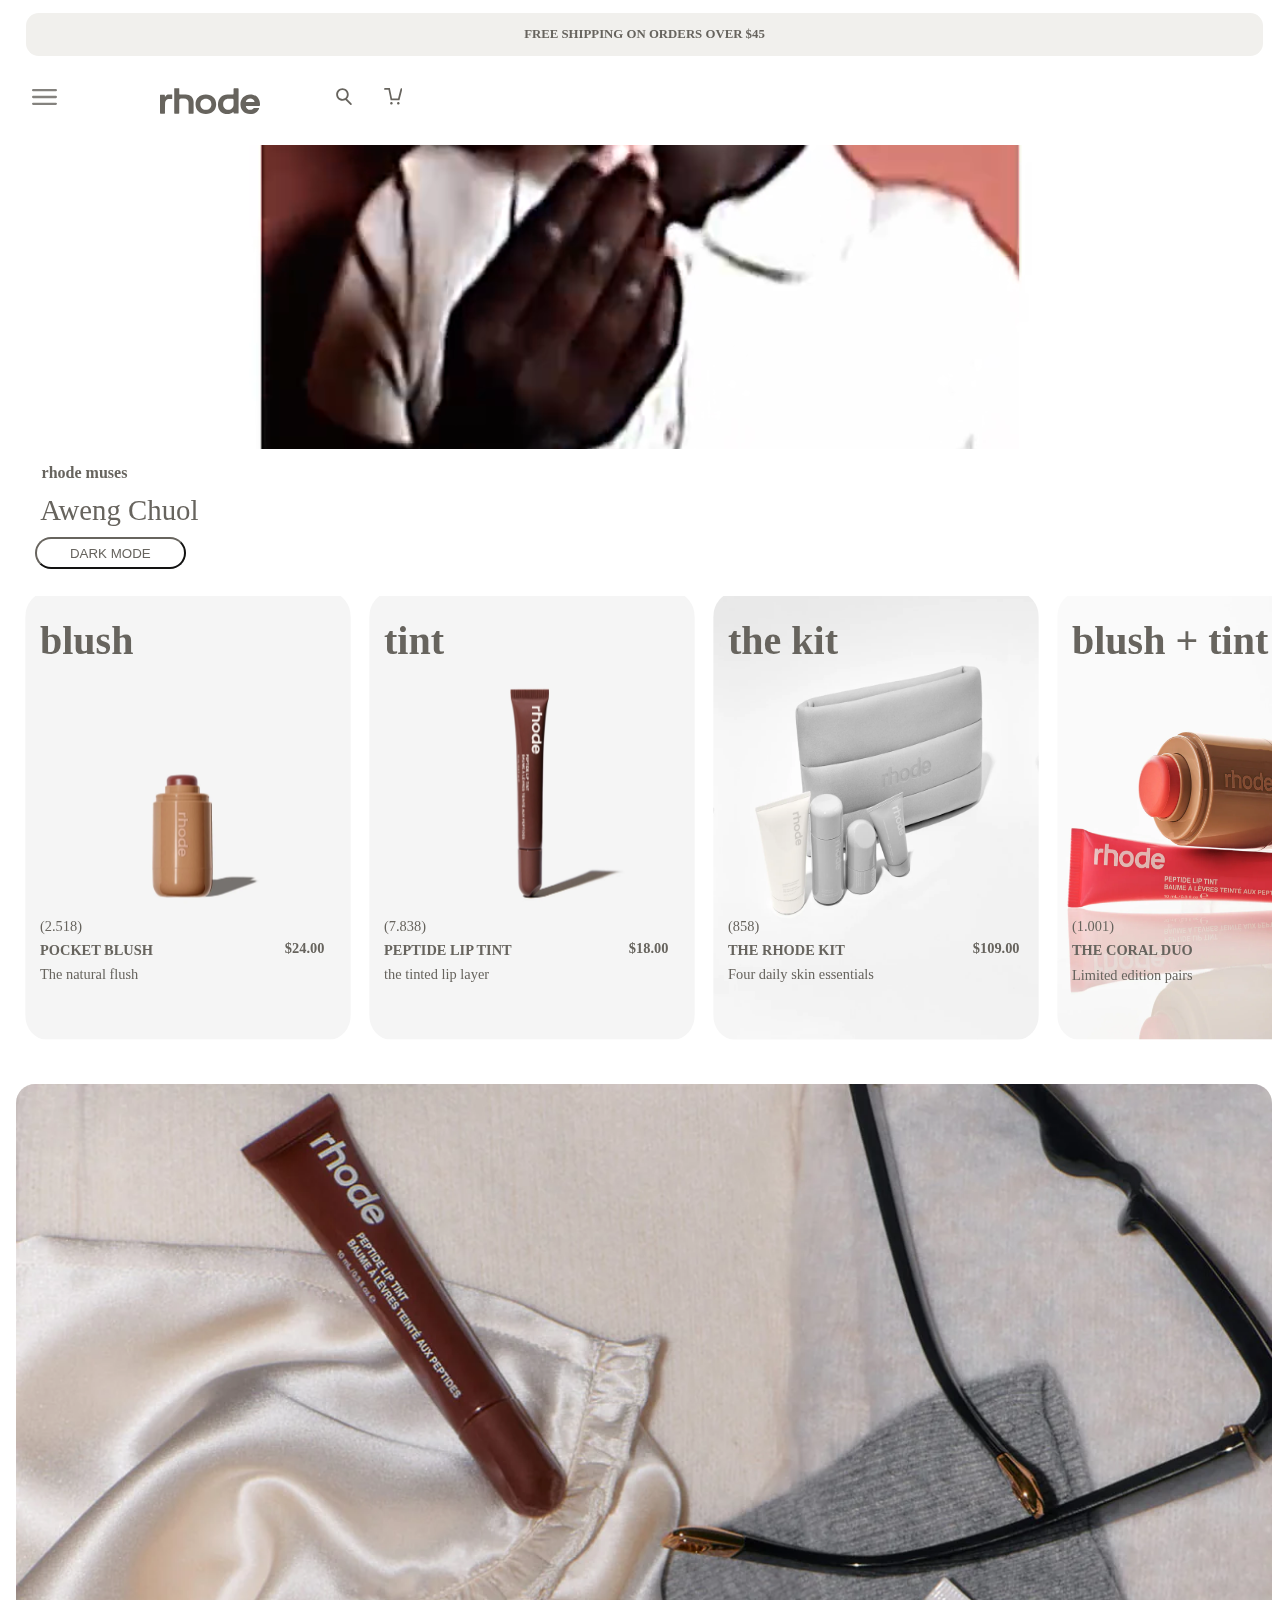
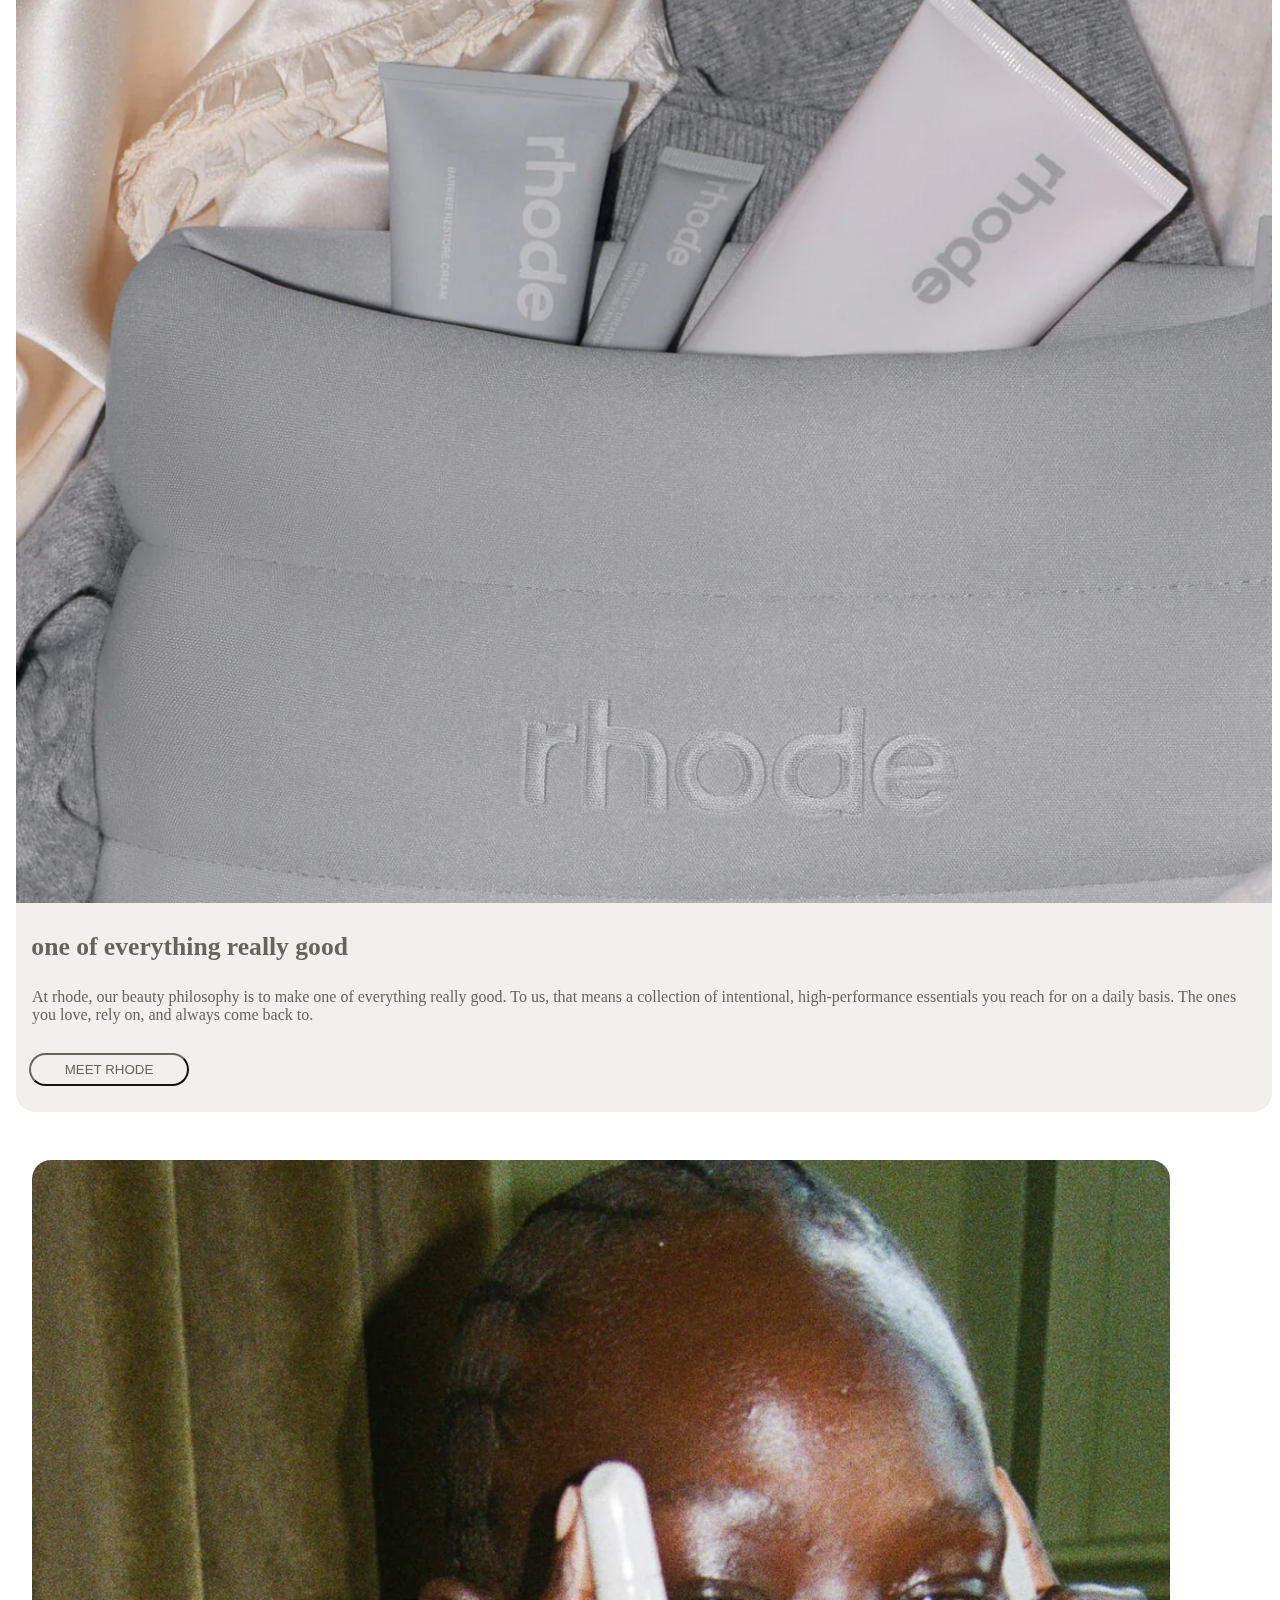
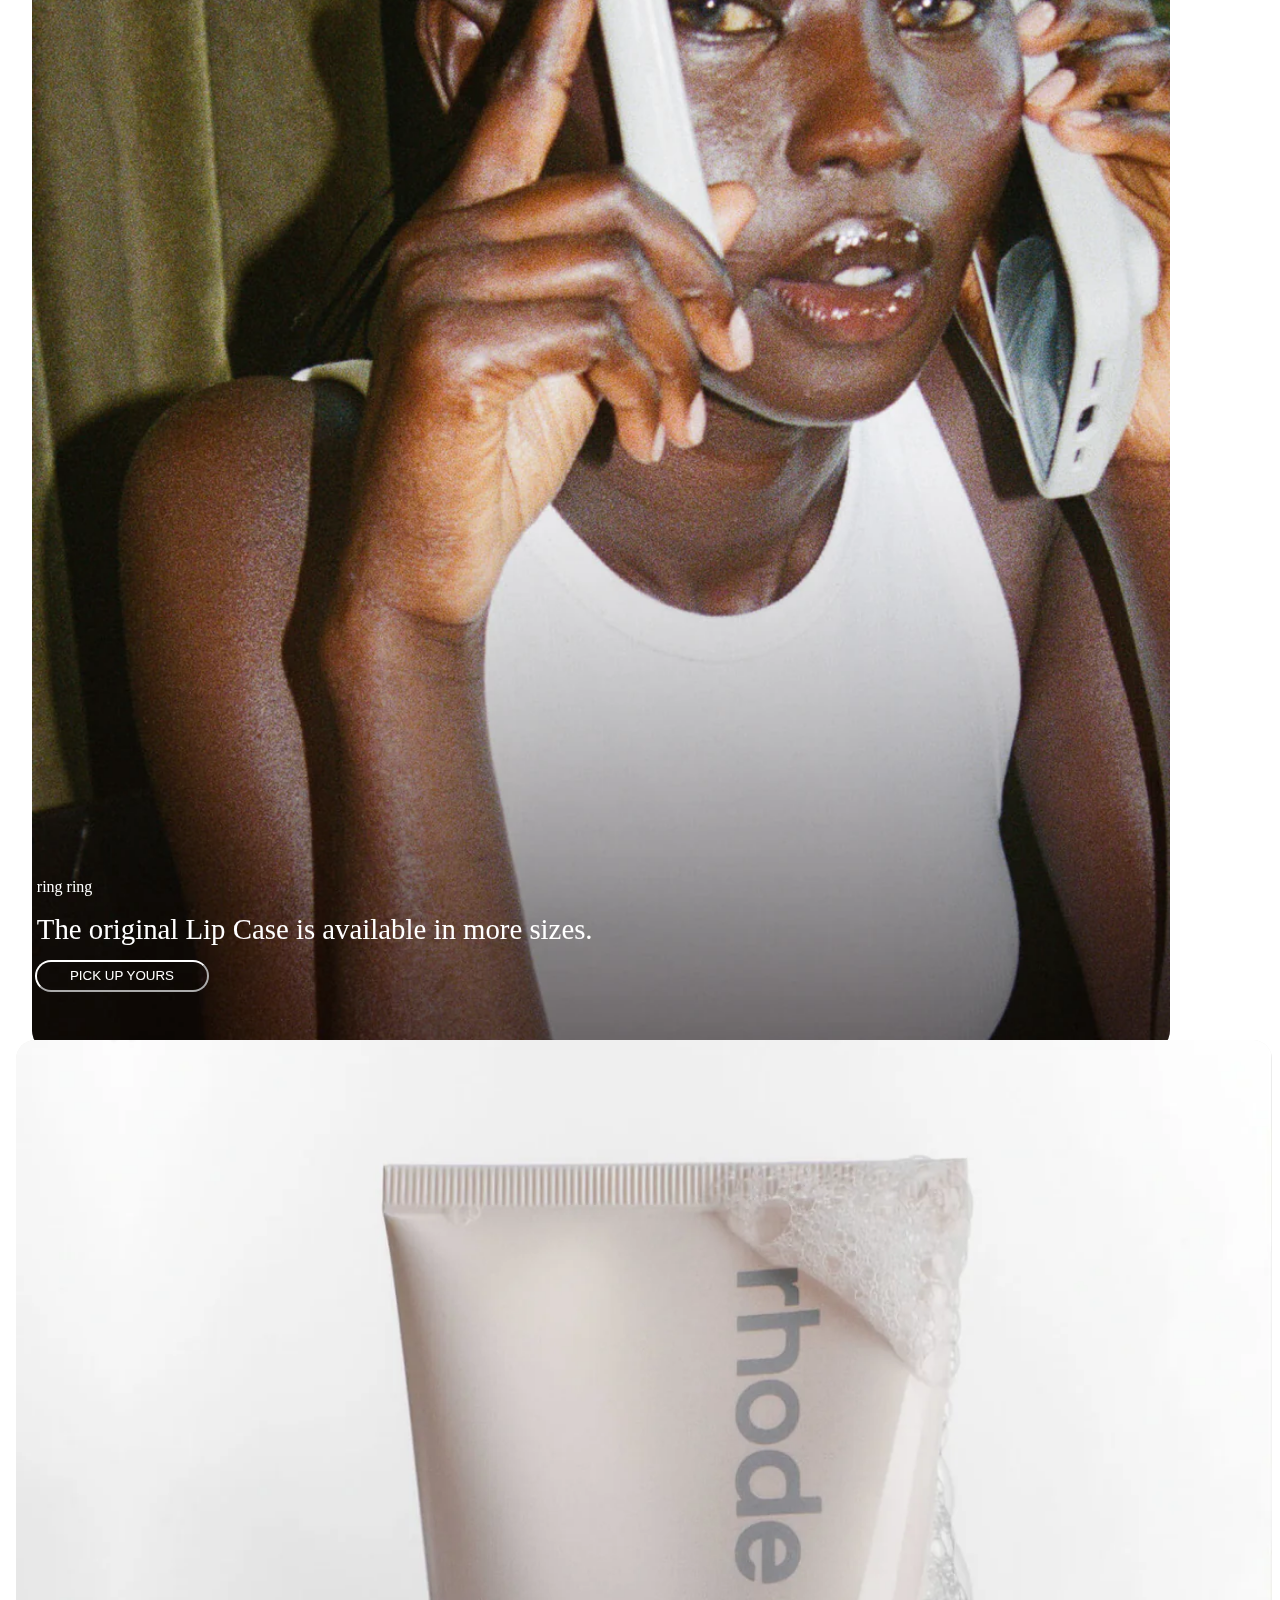
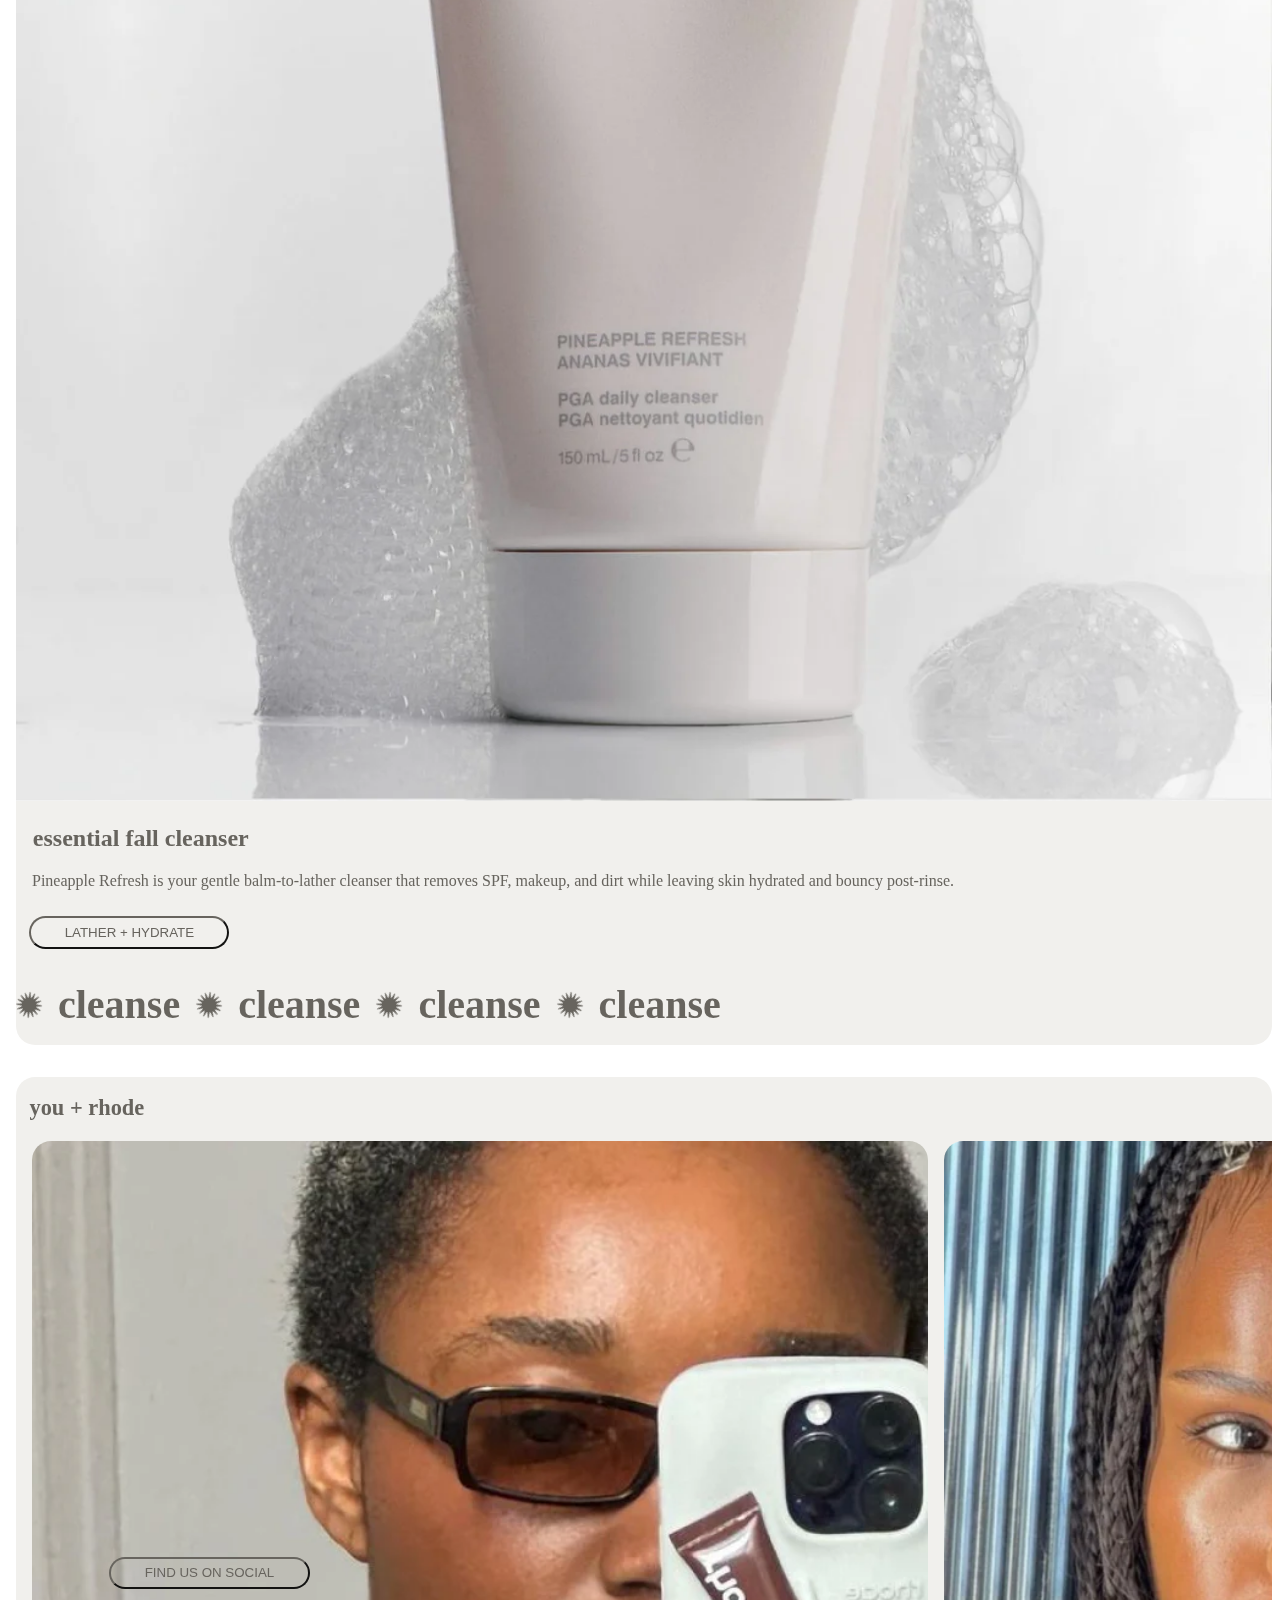
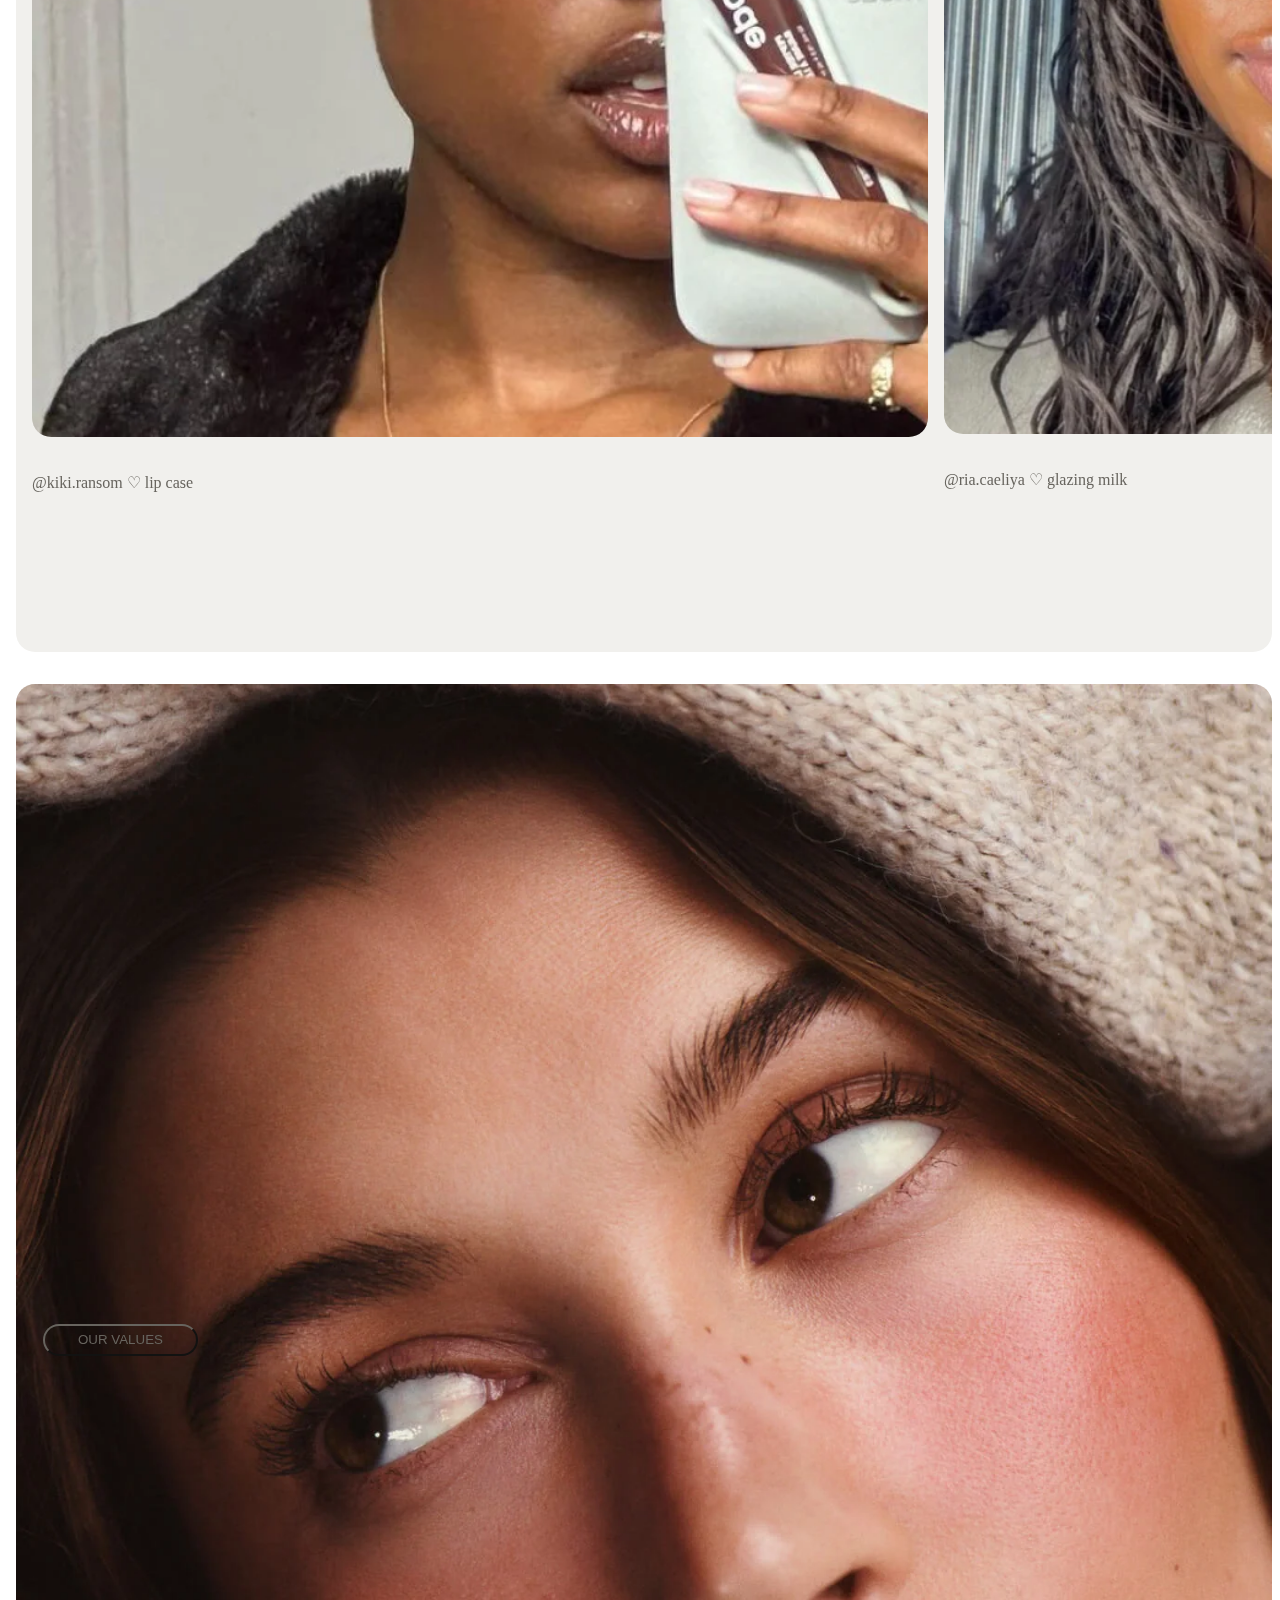
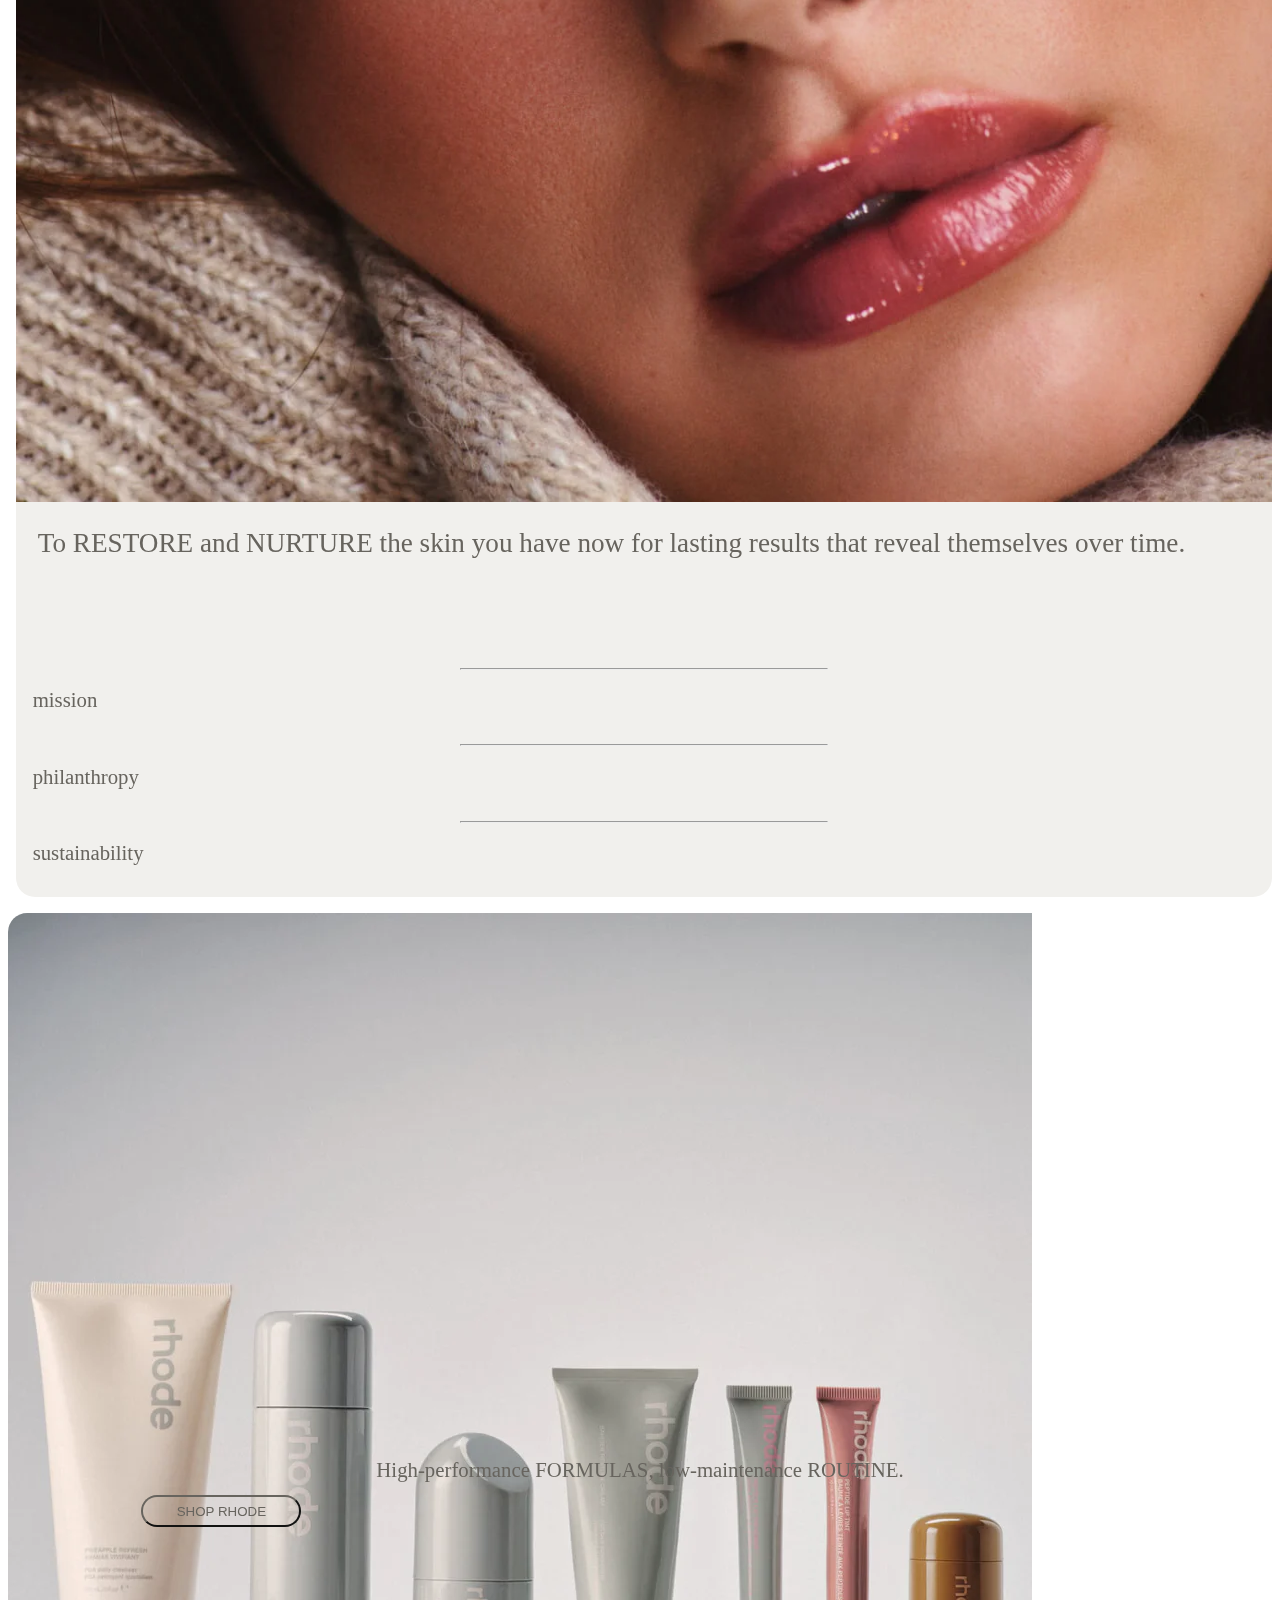
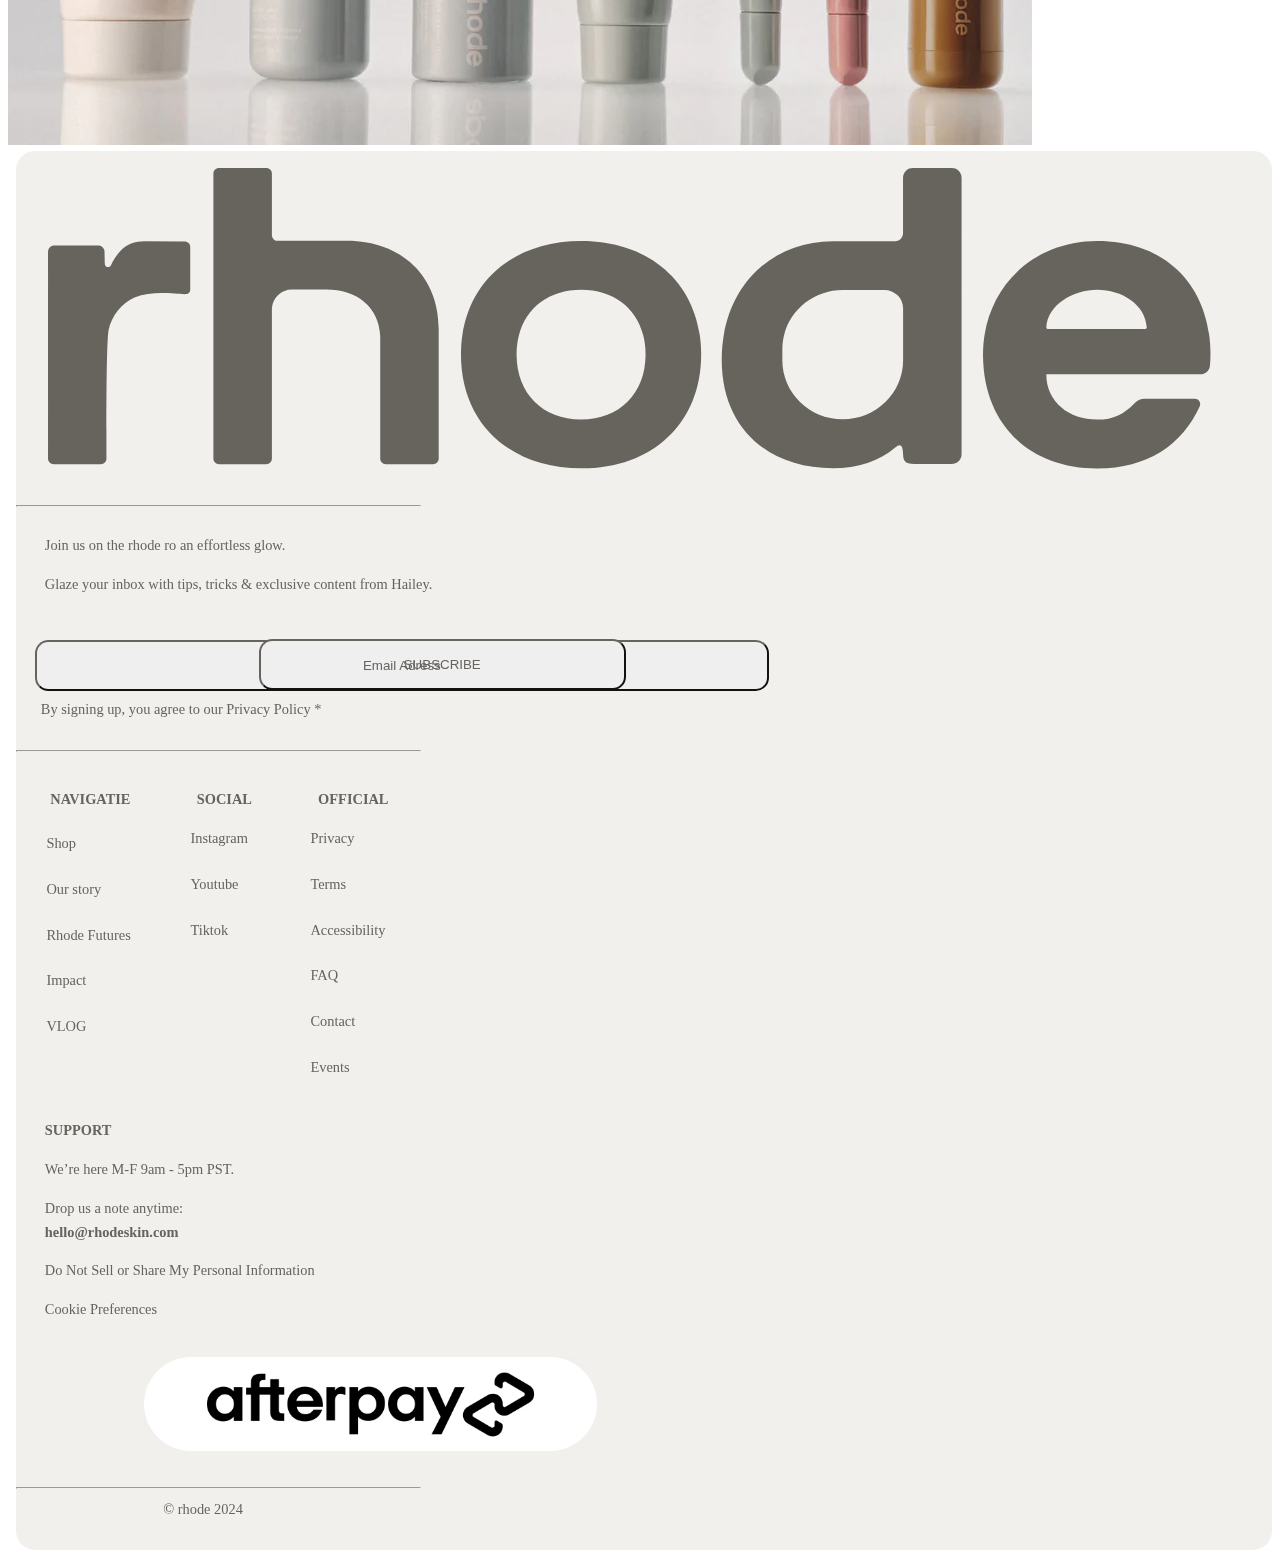
<file: index.html>
<!DOCTYPE html>
<html lang="nl">
	
<head>
	<meta charset="UTF-8">
	<meta name="author" content="jouw naam">
	<meta name="viewport" content="width=device-width, initial-scale=1">
	
	<title>rhode skin by hailey rhode bieber</title>
	
	<link href="styles/style.css" rel="stylesheet">
	<link rel="icon" type="image/svg+xml" href="images/favicon.svg">
	
</head>

<body>
	<header>
		<h1>Aweng Chuol</h1>
		<h2>FREE SHIPPING ON ORDERS OVER $45</h2>
		<h3>rhode muses</h3>
	</header>
	<main>
		<nav class="navigatie1" >
			<button class="button button1"></button>
			<svg width="25" height="18" viewBox="0 0 22 14" fill="" xmlns="http://www.w3.org/2000/svg">
			<rect y="6" width="22" height="2" rx="1" fill="#84827E"></rect>
			<rect y="12" width="22" height="2" rx="1" fill="#84827E"></rect>
			<rect width="22" height="2" rx="1" fill="#84827E"></rect>
			</svg>
			<svg width="100" height="26" viewBox="0 0 100 26" fill="none" xmlns="http://www.w3.org/2000/svg">
				<path d="M45.8649 21.7973C42.538 21.7973 40.3071 19.5579 40.3071 16.2073C40.3071 12.8567 42.538 10.6326 45.8649 10.6326C49.1918 10.6326 51.4041 12.8703 51.4041 16.2073C51.4041 19.5444 49.1731 21.7973 45.8649 21.7973ZM45.8734 6.42658C39.6787 6.42658 35.5234 10.348 35.5234 16.1938C35.5234 22.0751 39.6787 25.9966 45.8734 25.9966C52.0325 25.9966 56.186 22.0751 56.186 16.1938C56.186 10.348 52.0325 6.42658 45.8734 6.42658Z" fill="#67645E"></path>
				<path d="M11.7525 6.47027C11.8789 6.46892 12.0007 6.51772 12.0912 6.60598C12.1817 6.69425 12.2335 6.81479 12.2353 6.94119V10.6424C12.2335 10.7338 12.1979 10.8213 12.1353 10.888C12.0727 10.9546 11.9876 10.9957 11.8965 11.0032C11.1037 11.049 9.08286 10.6221 7.43636 11.2912C6.88218 11.5524 6.3947 11.9363 6.01083 12.4138C5.62696 12.8913 5.35676 13.4499 5.2207 14.0472C4.99541 15.0179 5.01743 23.1098 5.02759 25.1594C5.02693 25.2219 5.01396 25.2837 4.98942 25.3412C4.96488 25.3987 4.92926 25.4508 4.88459 25.4945C4.83992 25.5383 4.78707 25.5728 4.72906 25.5961C4.67105 25.6194 4.60902 25.631 4.54651 25.6303H0.481076C0.418567 25.631 0.356538 25.6194 0.29853 25.5961C0.240523 25.5728 0.187675 25.5383 0.143002 25.4945C0.098329 25.4508 0.0627064 25.3987 0.0381701 25.3412C0.0136338 25.2837 0.000663799 25.2219 0 25.1594L0 7.3562C0.000663047 7.28621 0.0151358 7.21703 0.0425874 7.15264C0.070039 7.08825 0.10993 7.02991 0.159973 6.98097C0.210017 6.93203 0.269228 6.89344 0.334213 6.86743C0.399198 6.84142 0.468679 6.82849 0.538671 6.82939H4.32122C4.45932 6.82792 4.59261 6.88004 4.69307 6.97482C4.79352 7.06959 4.85332 7.19962 4.85989 7.33757L4.88361 8.40644C4.88611 8.46891 4.90948 8.52873 4.94999 8.57635C4.9905 8.62397 5.0458 8.65664 5.10706 8.66912C5.16832 8.68161 5.232 8.6732 5.28791 8.64523C5.34383 8.61726 5.38875 8.57136 5.4155 8.51485C5.81866 7.66788 6.43186 6.909 7.1467 6.65153C7.5131 6.52333 7.89854 6.45804 8.28672 6.45842L11.7525 6.47027Z" fill="#67645E"></path>
				<path d="M33.6076 14.0068V25.1614C33.6069 25.224 33.5939 25.2859 33.5692 25.3435C33.5446 25.4011 33.5088 25.4533 33.464 25.4971C33.4191 25.5408 33.3661 25.5753 33.3079 25.5985C33.2497 25.6217 33.1874 25.6332 33.1248 25.6323H29.0594C28.9329 25.6336 28.8112 25.5848 28.7207 25.4966C28.6302 25.4083 28.5784 25.2878 28.5766 25.1614V14.803C28.5766 12.2722 26.7285 10.6088 23.9166 10.6088H21.003C20.7762 10.6061 20.5511 10.6482 20.3405 10.7325C20.1299 10.8169 19.9381 10.942 19.7759 11.1005C19.6137 11.2591 19.4843 11.4481 19.3952 11.6567C19.3061 11.8653 19.259 12.0894 19.2566 12.3163V25.1614C19.2559 25.224 19.2429 25.2859 19.2182 25.3435C19.1936 25.4011 19.1578 25.4533 19.113 25.4971C19.0681 25.5408 19.0151 25.5753 18.9569 25.5985C18.8987 25.6217 18.8364 25.6332 18.7738 25.6323H14.7084C14.582 25.6336 14.4602 25.5848 14.3697 25.4966C14.2792 25.4083 14.2274 25.2878 14.2256 25.1614L14.2256 0.616282C14.2274 0.489885 14.2792 0.369349 14.3697 0.28108C14.4602 0.192814 14.582 0.144012 14.7084 0.145369H18.7738C18.9002 0.144012 19.022 0.192814 19.1125 0.28108C19.203 0.369349 19.2548 0.489885 19.2566 0.616282V5.94201C19.2579 6.0684 19.3093 6.18912 19.3995 6.2777C19.4896 6.36628 19.6112 6.41551 19.7376 6.41461H25.6952C30.4382 6.43155 33.6076 9.46369 33.6076 14.0051" fill="#67645E"></path>
				<path d="M73.5606 16.6856C73.5606 19.4908 71.2348 21.7674 68.3653 21.7674C65.4957 21.7674 63.1717 19.4942 63.1717 16.6856V15.7387C63.1717 12.9336 65.4974 10.6569 68.3653 10.6569H71.9513C72.1602 10.6545 72.3675 10.6932 72.5615 10.7708C72.7554 10.8485 72.9321 10.9636 73.0815 11.1096C73.231 11.2556 73.3502 11.4295 73.4324 11.6216C73.5146 11.8137 73.5581 12.02 73.5606 12.2289V16.6856ZM77.7259 0.146078H74.4177C74.305 0.143826 74.1931 0.164068 74.0884 0.205622C73.9836 0.247177 73.8883 0.309206 73.8078 0.388079C73.7274 0.466953 73.6635 0.561085 73.6198 0.664963C73.5762 0.768843 73.5538 0.880379 73.5538 0.993044V5.77332C73.5498 5.95559 73.4741 6.12894 73.3431 6.25578C73.2122 6.38262 73.0365 6.45272 72.8542 6.45089H67.5302C67.52 6.45089 67.5098 6.45089 67.498 6.45089C62.0977 6.45089 57.9561 10.5367 57.9561 16.6484C57.9561 22.65 62.0977 25.9819 67.498 25.9819C69.7119 25.9819 71.5126 25.3416 72.8559 24.2135C73.4115 23.7459 73.5335 24.0881 73.5606 24.803C73.5809 25.2569 73.6351 25.6194 74.5549 25.6194H77.7259C77.8386 25.6217 77.9505 25.6014 78.0553 25.5599C78.16 25.5183 78.2554 25.4563 78.3358 25.3774C78.4163 25.2986 78.4802 25.2044 78.5238 25.1005C78.5674 24.9967 78.5899 24.8851 78.5898 24.7725V0.993044C78.5899 0.880379 78.5674 0.768843 78.5238 0.664963C78.4802 0.561085 78.4163 0.466953 78.3358 0.388079C78.2554 0.309206 78.16 0.247177 78.0553 0.205622C77.9505 0.164068 77.8386 0.143826 77.7259 0.146078Z" fill="#67645E"></path>
				<path d="M90.2671 10.6247C92.3506 10.6247 94.4206 11.89 94.5188 13.8652C94.5191 13.8844 94.5155 13.9034 94.5082 13.9212C94.501 13.939 94.4903 13.9551 94.4767 13.9687C94.4631 13.9822 94.447 13.993 94.4292 14.0002C94.4114 14.0074 94.3924 14.0111 94.3732 14.0108H86.0255C86.0063 14.0113 85.9872 14.0079 85.9694 14.0007C85.9516 13.9935 85.9355 13.9828 85.922 13.9691C85.9085 13.9555 85.8979 13.9392 85.891 13.9213C85.884 13.9034 85.8808 13.8843 85.8815 13.8652C85.9865 11.9307 88.1734 10.6247 90.2671 10.6247ZM99.1246 17.9086C99.3281 17.9125 99.5257 17.8406 99.6791 17.707C99.8325 17.5733 99.9307 17.3873 99.9547 17.1853C99.9852 16.8634 100 16.5342 100 16.1977C100 10.3452 96.2196 6.42202 90.2586 6.43049C84.5348 6.43896 80.3999 10.6924 80.4338 16.2892C80.4745 22.1197 84.318 26.0005 90.2722 26.0005C94.551 26.0005 97.5815 23.9678 99.0806 20.6426C99.1095 20.5713 99.1203 20.4939 99.1119 20.4175C99.1036 20.341 99.0763 20.2678 99.0326 20.2045C98.989 20.1412 98.9302 20.0897 98.8617 20.0547C98.7932 20.0197 98.7171 20.0022 98.6402 20.004H94.3325C94.1657 20.0078 94.0013 20.0453 93.8493 20.1143C93.6974 20.1833 93.5609 20.2823 93.4483 20.4054C92.5928 21.288 91.6646 21.8012 90.2688 21.8012C87.838 21.8012 85.8764 20.3072 85.8764 17.9052L99.1246 17.9086Z" fill="#67645E"></path>
			</svg>
			<svg xmlns="http://www.w3.org/2000/svg" xmlns:xlink="http://www.w3.org/1999/xlink" version="1.1" id="Layer_1" x="0px" y="0px" viewBox="0 0 17.6 18.9" style="enable-background:new 0 0 17.6 18.9;" xml:space="preserve">
				<style type="text/css">
				  .st0{fill-rule:evenodd;clip-rule:evenodd;}
				</style>
				<path class="st0" d="M2.2,7.1c0-2.7,2.2-4.9,4.9-4.9c2.7,0,4.9,2.2,4.9,4.9C12,9.8,9.8,12,7.1,12C4.4,12,2.2,9.8,2.2,7.1z M7.1,0.2  c-3.8,0-6.9,3.1-6.9,6.9c0,3.8,3.1,6.9,6.9,6.9c1.2,0,2.3-0.3,3.3-0.9l5.3,5.3c0.4,0.4,1,0.4,1.4,0c0.4-0.4,0.4-1,0-1.4L12,11.9  c1.2-1.2,2-2.9,2-4.8C14,3.3,10.9,0.2,7.1,0.2z"></path>
			</svg>
			<svg xmlns="http://www.w3.org/2000/svg" xmlns:xlink="http://www.w3.org/1999/xlink" version="1.1" id="Layer_1" x="0px" y="0px" viewBox="0 0 21.3 19.3" style="enable-background:new 0 0 21.3 19.3;" xml:space="preserve">
				<style type="text/css">
				  .st0{fill-rule:evenodd;clip-rule:evenodd;}
				</style>
				<path class="st0" d="M20.4,0.2c-0.5-0.1-1.1,0.2-1.2,0.7l-2.9,11.2h-7l-2.5-12H1.1c-0.6,0-1,0.4-1,1c0,0.6,0.4,1,1,1h4.1l2.5,12  h10.2l3.3-12.8C21.3,0.8,20.9,0.3,20.4,0.2z M10.1,17.6c0,0.8-0.7,1.5-1.5,1.5c-0.8,0-1.5-0.7-1.5-1.5s0.7-1.5,1.5-1.5  C9.5,16.1,10.1,16.8,10.1,17.6z M16.6,19.1c0.8,0,1.5-0.7,1.5-1.5s-0.7-1.5-1.5-1.5c-0.8,0-1.5,0.7-1.5,1.5S15.8,19.1,16.6,19.1z"></path>
			</svg>  
		</nav>
		<nav class="navigatie2">
			<article>
				<button class="button button2"></button>
					<ul>
						<li>FEATURED</li>
						<li>SKIN</li>
						<li>LIP + CHEEK</li>
						<li>SETS</li>
					</ul>
					<ul>
						<li>GLAZING MILK</li>
						<li>THE FALL DUOS</li>
						<li>LIP CASE</li>
						<li>POCKET BLUSH</li>
						<li>FALL LIP CASE</li>
					</ul>
					<ul>
						<li><img src="images/milkmenu.png" alt="Glazing milk menu"></li>
						<li><img src="images/menufallduo.png" alt="Fall duo menu"></li>
						<li><img src="images/menuhoesje.png" alt="Lip case menu"></li>
						<li><img src="images/menublush.png" alt="Blush menu"></li>
						<li><img src="images/espressohoesje.png" alt="Espresso hoesje menu"></li>
					</ul>
					<ul>
						<li>The essential prep layer</li>
						<li>Cozy fall combos</li>
						<li>Your essentials in one place</li>
						<li>The natural flush</li>
						<li>Four limited edition colors</li>
					</ul>
					<a class="switchpagina" href="lipcase.html">SHOP RHODE</a>
				<svg width="25" height="18" viewBox="0 0 22 14" fill="" xmlns="http://www.w3.org/2000/svg">
					<rect y="6" width="22" height="2" rx="1" fill="#84827E"></rect>
					<rect y="12" width="22" height="2" rx="1" fill="#84827E"></rect>
					<rect width="22" height="2" rx="1" fill="#84827E"></rect>
				</svg>
				<svg width="100" height="26" viewBox="0 0 100 26" fill="none" xmlns="http://www.w3.org/2000/svg">
					<path d="M45.8649 21.7973C42.538 21.7973 40.3071 19.5579 40.3071 16.2073C40.3071 12.8567 42.538 10.6326 45.8649 10.6326C49.1918 10.6326 51.4041 12.8703 51.4041 16.2073C51.4041 19.5444 49.1731 21.7973 45.8649 21.7973ZM45.8734 6.42658C39.6787 6.42658 35.5234 10.348 35.5234 16.1938C35.5234 22.0751 39.6787 25.9966 45.8734 25.9966C52.0325 25.9966 56.186 22.0751 56.186 16.1938C56.186 10.348 52.0325 6.42658 45.8734 6.42658Z" fill="#67645E"></path>
					<path d="M11.7525 6.47027C11.8789 6.46892 12.0007 6.51772 12.0912 6.60598C12.1817 6.69425 12.2335 6.81479 12.2353 6.94119V10.6424C12.2335 10.7338 12.1979 10.8213 12.1353 10.888C12.0727 10.9546 11.9876 10.9957 11.8965 11.0032C11.1037 11.049 9.08286 10.6221 7.43636 11.2912C6.88218 11.5524 6.3947 11.9363 6.01083 12.4138C5.62696 12.8913 5.35676 13.4499 5.2207 14.0472C4.99541 15.0179 5.01743 23.1098 5.02759 25.1594C5.02693 25.2219 5.01396 25.2837 4.98942 25.3412C4.96488 25.3987 4.92926 25.4508 4.88459 25.4945C4.83992 25.5383 4.78707 25.5728 4.72906 25.5961C4.67105 25.6194 4.60902 25.631 4.54651 25.6303H0.481076C0.418567 25.631 0.356538 25.6194 0.29853 25.5961C0.240523 25.5728 0.187675 25.5383 0.143002 25.4945C0.098329 25.4508 0.0627064 25.3987 0.0381701 25.3412C0.0136338 25.2837 0.000663799 25.2219 0 25.1594L0 7.3562C0.000663047 7.28621 0.0151358 7.21703 0.0425874 7.15264C0.070039 7.08825 0.10993 7.02991 0.159973 6.98097C0.210017 6.93203 0.269228 6.89344 0.334213 6.86743C0.399198 6.84142 0.468679 6.82849 0.538671 6.82939H4.32122C4.45932 6.82792 4.59261 6.88004 4.69307 6.97482C4.79352 7.06959 4.85332 7.19962 4.85989 7.33757L4.88361 8.40644C4.88611 8.46891 4.90948 8.52873 4.94999 8.57635C4.9905 8.62397 5.0458 8.65664 5.10706 8.66912C5.16832 8.68161 5.232 8.6732 5.28791 8.64523C5.34383 8.61726 5.38875 8.57136 5.4155 8.51485C5.81866 7.66788 6.43186 6.909 7.1467 6.65153C7.5131 6.52333 7.89854 6.45804 8.28672 6.45842L11.7525 6.47027Z" fill="#67645E"></path>
					<path d="M33.6076 14.0068V25.1614C33.6069 25.224 33.5939 25.2859 33.5692 25.3435C33.5446 25.4011 33.5088 25.4533 33.464 25.4971C33.4191 25.5408 33.3661 25.5753 33.3079 25.5985C33.2497 25.6217 33.1874 25.6332 33.1248 25.6323H29.0594C28.9329 25.6336 28.8112 25.5848 28.7207 25.4966C28.6302 25.4083 28.5784 25.2878 28.5766 25.1614V14.803C28.5766 12.2722 26.7285 10.6088 23.9166 10.6088H21.003C20.7762 10.6061 20.5511 10.6482 20.3405 10.7325C20.1299 10.8169 19.9381 10.942 19.7759 11.1005C19.6137 11.2591 19.4843 11.4481 19.3952 11.6567C19.3061 11.8653 19.259 12.0894 19.2566 12.3163V25.1614C19.2559 25.224 19.2429 25.2859 19.2182 25.3435C19.1936 25.4011 19.1578 25.4533 19.113 25.4971C19.0681 25.5408 19.0151 25.5753 18.9569 25.5985C18.8987 25.6217 18.8364 25.6332 18.7738 25.6323H14.7084C14.582 25.6336 14.4602 25.5848 14.3697 25.4966C14.2792 25.4083 14.2274 25.2878 14.2256 25.1614L14.2256 0.616282C14.2274 0.489885 14.2792 0.369349 14.3697 0.28108C14.4602 0.192814 14.582 0.144012 14.7084 0.145369H18.7738C18.9002 0.144012 19.022 0.192814 19.1125 0.28108C19.203 0.369349 19.2548 0.489885 19.2566 0.616282V5.94201C19.2579 6.0684 19.3093 6.18912 19.3995 6.2777C19.4896 6.36628 19.6112 6.41551 19.7376 6.41461H25.6952C30.4382 6.43155 33.6076 9.46369 33.6076 14.0051" fill="#67645E"></path>
					<path d="M73.5606 16.6856C73.5606 19.4908 71.2348 21.7674 68.3653 21.7674C65.4957 21.7674 63.1717 19.4942 63.1717 16.6856V15.7387C63.1717 12.9336 65.4974 10.6569 68.3653 10.6569H71.9513C72.1602 10.6545 72.3675 10.6932 72.5615 10.7708C72.7554 10.8485 72.9321 10.9636 73.0815 11.1096C73.231 11.2556 73.3502 11.4295 73.4324 11.6216C73.5146 11.8137 73.5581 12.02 73.5606 12.2289V16.6856ZM77.7259 0.146078H74.4177C74.305 0.143826 74.1931 0.164068 74.0884 0.205622C73.9836 0.247177 73.8883 0.309206 73.8078 0.388079C73.7274 0.466953 73.6635 0.561085 73.6198 0.664963C73.5762 0.768843 73.5538 0.880379 73.5538 0.993044V5.77332C73.5498 5.95559 73.4741 6.12894 73.3431 6.25578C73.2122 6.38262 73.0365 6.45272 72.8542 6.45089H67.5302C67.52 6.45089 67.5098 6.45089 67.498 6.45089C62.0977 6.45089 57.9561 10.5367 57.9561 16.6484C57.9561 22.65 62.0977 25.9819 67.498 25.9819C69.7119 25.9819 71.5126 25.3416 72.8559 24.2135C73.4115 23.7459 73.5335 24.0881 73.5606 24.803C73.5809 25.2569 73.6351 25.6194 74.5549 25.6194H77.7259C77.8386 25.6217 77.9505 25.6014 78.0553 25.5599C78.16 25.5183 78.2554 25.4563 78.3358 25.3774C78.4163 25.2986 78.4802 25.2044 78.5238 25.1005C78.5674 24.9967 78.5899 24.8851 78.5898 24.7725V0.993044C78.5899 0.880379 78.5674 0.768843 78.5238 0.664963C78.4802 0.561085 78.4163 0.466953 78.3358 0.388079C78.2554 0.309206 78.16 0.247177 78.0553 0.205622C77.9505 0.164068 77.8386 0.143826 77.7259 0.146078Z" fill="#67645E"></path>
					<path d="M90.2671 10.6247C92.3506 10.6247 94.4206 11.89 94.5188 13.8652C94.5191 13.8844 94.5155 13.9034 94.5082 13.9212C94.501 13.939 94.4903 13.9551 94.4767 13.9687C94.4631 13.9822 94.447 13.993 94.4292 14.0002C94.4114 14.0074 94.3924 14.0111 94.3732 14.0108H86.0255C86.0063 14.0113 85.9872 14.0079 85.9694 14.0007C85.9516 13.9935 85.9355 13.9828 85.922 13.9691C85.9085 13.9555 85.8979 13.9392 85.891 13.9213C85.884 13.9034 85.8808 13.8843 85.8815 13.8652C85.9865 11.9307 88.1734 10.6247 90.2671 10.6247ZM99.1246 17.9086C99.3281 17.9125 99.5257 17.8406 99.6791 17.707C99.8325 17.5733 99.9307 17.3873 99.9547 17.1853C99.9852 16.8634 100 16.5342 100 16.1977C100 10.3452 96.2196 6.42202 90.2586 6.43049C84.5348 6.43896 80.3999 10.6924 80.4338 16.2892C80.4745 22.1197 84.318 26.0005 90.2722 26.0005C94.551 26.0005 97.5815 23.9678 99.0806 20.6426C99.1095 20.5713 99.1203 20.4939 99.1119 20.4175C99.1036 20.341 99.0763 20.2678 99.0326 20.2045C98.989 20.1412 98.9302 20.0897 98.8617 20.0547C98.7932 20.0197 98.7171 20.0022 98.6402 20.004H94.3325C94.1657 20.0078 94.0013 20.0453 93.8493 20.1143C93.6974 20.1833 93.5609 20.2823 93.4483 20.4054C92.5928 21.288 91.6646 21.8012 90.2688 21.8012C87.838 21.8012 85.8764 20.3072 85.8764 17.9052L99.1246 17.9086Z" fill="#67645E"></path>
				</svg>

				<svg xmlns="http://www.w3.org/2000/svg" xmlns:xlink="http://www.w3.org/1999/xlink" version="1.1" id="Layer_1" x="0px" y="0px" viewBox="0 0 17.6 18.9" style="enable-background:new 0 0 17.6 18.9;" xml:space="preserve">
					<style type="text/css">
					.st0{fill-rule:evenodd;clip-rule:evenodd;}
					</style>
					<path class="st0" d="M2.2,7.1c0-2.7,2.2-4.9,4.9-4.9c2.7,0,4.9,2.2,4.9,4.9C12,9.8,9.8,12,7.1,12C4.4,12,2.2,9.8,2.2,7.1z M7.1,0.2  c-3.8,0-6.9,3.1-6.9,6.9c0,3.8,3.1,6.9,6.9,6.9c1.2,0,2.3-0.3,3.3-0.9l5.3,5.3c0.4,0.4,1,0.4,1.4,0c0.4-0.4,0.4-1,0-1.4L12,11.9  c1.2-1.2,2-2.9,2-4.8C14,3.3,10.9,0.2,7.1,0.2z"></path>
				</svg>

				<svg xmlns="http://www.w3.org/2000/svg" xmlns:xlink="http://www.w3.org/1999/xlink" version="1.1" id="Layer_1" x="0px" y="0px" viewBox="0 0 21.3 19.3" style="enable-background:new 0 0 21.3 19.3;" xml:space="preserve">
					<style type="text/css">
					.st0{fill-rule:evenodd;clip-rule:evenodd;}
					</style>
					<path class="st0" d="M20.4,0.2c-0.5-0.1-1.1,0.2-1.2,0.7l-2.9,11.2h-7l-2.5-12H1.1c-0.6,0-1,0.4-1,1c0,0.6,0.4,1,1,1h4.1l2.5,12  h10.2l3.3-12.8C21.3,0.8,20.9,0.3,20.4,0.2z M10.1,17.6c0,0.8-0.7,1.5-1.5,1.5c-0.8,0-1.5-0.7-1.5-1.5s0.7-1.5,1.5-1.5  C9.5,16.1,10.1,16.8,10.1,17.6z M16.6,19.1c0.8,0,1.5-0.7,1.5-1.5s-0.7-1.5-1.5-1.5c-0.8,0-1.5,0.7-1.5,1.5S15.8,19.1,16.6,19.1z"></path>
				</svg>
			</article>
		</nav>
		<!--  Bron: (dlo, oefening JS) -->
		<section>
			<div class="videocontainer">
				<video class="verschilhoogtevideo" autoplay loop muted src="filmpje/nieuwfilmpjerhode.mp4"></video>
				<!-- Bron: https://youtu.be/350_XyLj4-U?si=W3QbCTCVjxw6Njb  (Youtube, video autoplay),(Feedback Danny) (MDN, aspect ratio) (CHATgpt, 2024)-->
			</div>
		</section>
		<button class="darkmode">DARK MODE</button>	
		<button class="lightmode verbergen">LIGHT MODE</button>	
		<!-- Bronnen (Youtube, dark light mode), (Bas uitleg) -->
		<section> 
			<!-- /* Bronnen:https://developer.mozilla.org/en-US/docs/Web/CSS/transform ,(MDN, transform:scale()) */ -->
				<article>
					<img src="images/blushrhode.png" alt="Blush">
					<h2>blush</h2>
					<p>(2.518)</p>
					<p>POCKET BLUSH</p>
					<p>The natural flush</p>
					<p>$24.00</p>
				</article>
				<article>
					<img src="images/rhodebruineliptintschaduw.jpg" alt="Lipgloss tint">
					<h2>tint</h2>
					<p>(7.838)</p>
					<p>PEPTIDE LIP TINT</p>
					<p>the tinted lip layer</p>
					<p>$18.00</p>
				</article>
				<article>
					<img src="images/rhode-kit-product-card_a2ba8a70-ba98-40e0-bdd7-f9349fb01a44_1280x.jpg" alt="The kit">
					<h2>the kit</h2>
					<p>(858)</p>
					<p>THE RHODE KIT</p>
					<p>Four daily skin essentials</p>
					<p>$109.00</p>
				</article>
				<article>
					<img src="images/blushenliptint.jpg" alt="Blush en tint">
					<h2>blush + tint</h2>
					<p>(1.001)</p>
					<p>THE CORAL DUO</p>
					<p>Limited edition pairs</p>
					<p>$42.00</p>
				</article>
				<article>
					<img src="images/lipcasegrey.jpg" alt="Grey lipcase">
					<h2>case</h2>
					<p>(1.113)</p>
					<p>LIP CASE</p>
					<p>Your essentials in one place</p>
					<p>$35.00</p>
				</article>
				<article>
					<img src="images/setdrieproducten.jpg" alt="The set">
					<h2>the set</h2>
					<p>(210)</p>
					<p>THE BARRIER SET</p>
					<p>Skin nourishing in trio</p>
					<p>$82.00</p>
				</article>
				<article>
					<img src="images/alleliptints.jpg" alt="Alle lip tints">
					<h2>lip tints</h2>
					<p>(7.841)</p>
					<p>THE PEPTIDE LIP TINTS</p>
					<p>All four shades together</p>
					<p>$65.00</p>
				</article>
				<article>
					<img src="images/nourish.jpg" alt="Nourish">
					<h2>nourish</h2>
					<p>(14.772)</p>
					<p>PEPTIDE LIP TREATMENT</p>
					<p>The nourishing lip layer</p>
					<p>$18.00</p>
				</article>
				<article>
					<img src="images/liptreatments.jpg" alt="Lip treats">
					<h2>lip treats</h2>
					<p>(14.772)</p>
					<p>THE PEPTIDE LIP TREATMENTS</p>
					<p>All four scents together</p>
					<p>$65.00</p>
				</article>
				<article>
					<img src="images/rozecase.jpg" alt="Roze case">
					<h2>case</h2>
					<p>(499)</p>
					<p>SUMMER LIP CASE</p>
					<p>Four limited edition colors</p>
					<p>$35.00</p>
				</article>
				<article>
					<img src="images/cleanser.jpg" alt="Cleanser">
					<h2>cleanse</h2>
					<p>(1.161)</p>
					<p>PINEAPPLE REFRESH</p>
					<p>The daily cleanser</p>
					<p>$28.00</p>
				</article>
				<article>
					<img src="images/glazingmilk.jpg" alt="Glazing milk">
					<h2>prep</h2>
					<p>(3.023)</p>
					<p>GLAZING MILK</p>
					<p>The essential prep layer</p>
					<p>$30.00</p>
				</article>
				<article>
					<img src="images/blushset.png" alt="Blush set">
					<h2>the set</h2>
					<p>(2.520)</p>
					<p>THE POCKET BLUSHES</p>
					<p>All six shades together</p>
					<p>$130.00</p>
				</article>
				<article>
					<img src="images/glaze.jpg" alt="Glaze">
					<h2>glaze</h2>
					<p>(3.449)</p>
					<p>PEPTIDE GLAZING FLUID</p>
					<p>The dewy hydration layer</p>
					<p>$30.00</p>
				</article>
				<article>
					<img src="images/comfort.jpg" alt="Comfort">
					<h2>comfort</h2>
					<p>(3.076)</p>
					<p>BARRIER RESTORE CREAM</p>
					<p>The rich recovery layer</p>
					<p>$30.00</p>
				</article>
		</section>
		<section>
			<article>
				<div class="zoom">
					<img src="images/makeuptastjefoto.jpg" alt="Make up tasje">
				</div>
				  <!-- Bronnen (MDN, intersection observer), (Bas uitleg), (Rhode 2024)  -->
					<h2>one of everything really good </h2>
					<p>At rhode, our beauty philosophy is to make one of everything really good. To us, that means a collection of intentional, high-performance essentials you reach for on a daily basis. The ones you love, rely on, and always come back to.</p>
					<button>MEET RHODE</button>
			</article>
		</section>
		<section>
			<article>
				<div class="zoom">
					<img src="images/fotosection3.jpg" alt="Foto section 3">
				</div>
				  <!-- Bronnen (MDN, intersection observer), (Bas uitleg), (Rhode 2024)  -->
				<div class="tekstimg">
					<p>ring ring </p>
					<h2>The original Lip Case is available in more sizes.</h2>
					<button>PICK UP YOURS</button>
				</div>
			</article>
		</section>
		<section class="container">
			<article>
				<div class="zoom">
					<img src="images/cleanserhoofdfoto.jpg" alt="Cleanser"> 
				</div>
				  <!-- Bronnen (MDN, intersection observer), (Bas uitleg), (Rhode 2024)  -->
				<h2 class="h2sectionvijf">essential fall cleanser</h2>
				<p>Pineapple Refresh is your gentle balm-to-lather cleanser that removes SPF, makeup, and dirt while leaving skin hydrated and bouncy post-rinse.</p>
				<button>LATHER + HYDRATE</button>
			</article>
			<article >
				<div class="slider">
					<div class="tweedestapslider">
						<div class="item">
							<svg width="26" height="26" fill="none" xmlns="http://www.w3.org/2000/svg" style="transform: translate3d(0px, 0px, 0px) rotate(319.269deg);">
								<path d="M12.64.66c.07-.55.87-.55.94 0l.6 4.73c.07.45.66.57.89.18l2.37-4.14c.28-.48 1.01-.18.87.36l-1.25 4.6c-.12.44.39.78.75.5l3.77-2.92c.44-.34 1 .23.67.67L19.33 8.4c-.28.36.06.87.5.75l4.6-1.25c.54-.14.84.6.36.87l-4.14 2.37c-.39.23-.27.82.18.88l4.73.61c.55.07.55.87 0 .94l-4.73.6a.47.47 0 0 0-.18.89l4.14 2.37c.48.28.18 1.01-.36.87l-4.6-1.25a.47.47 0 0 0-.5.75l2.92 3.77c.34.44-.23 1-.67.67l-3.77-2.92a.47.47 0 0 0-.75.5l1.25 4.6c.14.54-.6.84-.87.36l-2.37-4.14a.47.47 0 0 0-.88.18l-.61 4.73c-.07.55-.87.55-.94 0l-.6-4.73a.47.47 0 0 0-.89-.18L8.78 24.8c-.28.48-1.01.18-.87-.36l1.25-4.6a.47.47 0 0 0-.75-.5l-3.77 2.92c-.44.34-1-.23-.67-.67l2.92-3.77a.47.47 0 0 0-.5-.75L1.8 18.3c-.54.14-.84-.6-.36-.87l4.14-2.37a.47.47 0 0 0-.18-.88l-4.73-.61c-.55-.07-.55-.87 0-.94l4.73-.6a.47.47 0 0 0 .18-.89L1.43 8.78c-.48-.28-.18-1.01.36-.87l4.6 1.25c.44.12.78-.39.5-.75L3.97 4.64c-.34-.44.23-1 .67-.67L8.4 6.9c.36.28.87-.06.75-.5L7.91 1.8c-.14-.54.6-.84.87-.36l2.37 4.14c.23.39.82.27.88-.18l.61-4.73Z" fill="#67645E"></path>
							</svg>
							<h2 class="text">cleanse</h2>
						</div>
						<div class="item">
							<svg width="26" height="26" fill="none" xmlns="http://www.w3.org/2000/svg" style="transform: translate3d(0px, 0px, 0px) rotate(319.269deg);">
								<path d="M12.64.66c.07-.55.87-.55.94 0l.6 4.73c.07.45.66.57.89.18l2.37-4.14c.28-.48 1.01-.18.87.36l-1.25 4.6c-.12.44.39.78.75.5l3.77-2.92c.44-.34 1 .23.67.67L19.33 8.4c-.28.36.06.87.5.75l4.6-1.25c.54-.14.84.6.36.87l-4.14 2.37c-.39.23-.27.82.18.88l4.73.61c.55.07.55.87 0 .94l-4.73.6a.47.47 0 0 0-.18.89l4.14 2.37c.48.28.18 1.01-.36.87l-4.6-1.25a.47.47 0 0 0-.5.75l2.92 3.77c.34.44-.23 1-.67.67l-3.77-2.92a.47.47 0 0 0-.75.5l1.25 4.6c.14.54-.6.84-.87.36l-2.37-4.14a.47.47 0 0 0-.88.18l-.61 4.73c-.07.55-.87.55-.94 0l-.6-4.73a.47.47 0 0 0-.89-.18L8.78 24.8c-.28.48-1.01.18-.87-.36l1.25-4.6a.47.47 0 0 0-.75-.5l-3.77 2.92c-.44.34-1-.23-.67-.67l2.92-3.77a.47.47 0 0 0-.5-.75L1.8 18.3c-.54.14-.84-.6-.36-.87l4.14-2.37a.47.47 0 0 0-.18-.88l-4.73-.61c-.55-.07-.55-.87 0-.94l4.73-.6a.47.47 0 0 0 .18-.89L1.43 8.78c-.48-.28-.18-1.01.36-.87l4.6 1.25c.44.12.78-.39.5-.75L3.97 4.64c-.34-.44.23-1 .67-.67L8.4 6.9c.36.28.87-.06.75-.5L7.91 1.8c-.14-.54.6-.84.87-.36l2.37 4.14c.23.39.82.27.88-.18l.61-4.73Z" fill="#67645E"></path>
							</svg>
							<h2 class="text">cleanse</h2>
						</div>
						<div class="item">
							<svg width="26" height="26" fill="none" xmlns="http://www.w3.org/2000/svg" style="transform: translate3d(0px, 0px, 0px) rotate(319.269deg);">
								<path d="M12.64.66c.07-.55.87-.55.94 0l.6 4.73c.07.45.66.57.89.18l2.37-4.14c.28-.48 1.01-.18.87.36l-1.25 4.6c-.12.44.39.78.75.5l3.77-2.92c.44-.34 1 .23.67.67L19.33 8.4c-.28.36.06.87.5.75l4.6-1.25c.54-.14.84.6.36.87l-4.14 2.37c-.39.23-.27.82.18.88l4.73.61c.55.07.55.87 0 .94l-4.73.6a.47.47 0 0 0-.18.89l4.14 2.37c.48.28.18 1.01-.36.87l-4.6-1.25a.47.47 0 0 0-.5.75l2.92 3.77c.34.44-.23 1-.67.67l-3.77-2.92a.47.47 0 0 0-.75.5l1.25 4.6c.14.54-.6.84-.87.36l-2.37-4.14a.47.47 0 0 0-.88.18l-.61 4.73c-.07.55-.87.55-.94 0l-.6-4.73a.47.47 0 0 0-.89-.18L8.78 24.8c-.28.48-1.01.18-.87-.36l1.25-4.6a.47.47 0 0 0-.75-.5l-3.77 2.92c-.44.34-1-.23-.67-.67l2.92-3.77a.47.47 0 0 0-.5-.75L1.8 18.3c-.54.14-.84-.6-.36-.87l4.14-2.37a.47.47 0 0 0-.18-.88l-4.73-.61c-.55-.07-.55-.87 0-.94l4.73-.6a.47.47 0 0 0 .18-.89L1.43 8.78c-.48-.28-.18-1.01.36-.87l4.6 1.25c.44.12.78-.39.5-.75L3.97 4.64c-.34-.44.23-1 .67-.67L8.4 6.9c.36.28.87-.06.75-.5L7.91 1.8c-.14-.54.6-.84.87-.36l2.37 4.14c.23.39.82.27.88-.18l.61-4.73Z" fill="#67645E"></path>
							</svg>
							<h2 class="text">cleanse</h2>
						</div>
						<div class="item">
							<svg width="26" height="26" fill="none" xmlns="http://www.w3.org/2000/svg" style="transform: translate3d(0px, 0px, 0px) rotate(319.269deg);">
								<path d="M12.64.66c.07-.55.87-.55.94 0l.6 4.73c.07.45.66.57.89.18l2.37-4.14c.28-.48 1.01-.18.87.36l-1.25 4.6c-.12.44.39.78.75.5l3.77-2.92c.44-.34 1 .23.67.67L19.33 8.4c-.28.36.06.87.5.75l4.6-1.25c.54-.14.84.6.36.87l-4.14 2.37c-.39.23-.27.82.18.88l4.73.61c.55.07.55.87 0 .94l-4.73.6a.47.47 0 0 0-.18.89l4.14 2.37c.48.28.18 1.01-.36.87l-4.6-1.25a.47.47 0 0 0-.5.75l2.92 3.77c.34.44-.23 1-.67.67l-3.77-2.92a.47.47 0 0 0-.75.5l1.25 4.6c.14.54-.6.84-.87.36l-2.37-4.14a.47.47 0 0 0-.88.18l-.61 4.73c-.07.55-.87.55-.94 0l-.6-4.73a.47.47 0 0 0-.89-.18L8.78 24.8c-.28.48-1.01.18-.87-.36l1.25-4.6a.47.47 0 0 0-.75-.5l-3.77 2.92c-.44.34-1-.23-.67-.67l2.92-3.77a.47.47 0 0 0-.5-.75L1.8 18.3c-.54.14-.84-.6-.36-.87l4.14-2.37a.47.47 0 0 0-.18-.88l-4.73-.61c-.55-.07-.55-.87 0-.94l4.73-.6a.47.47 0 0 0 .18-.89L1.43 8.78c-.48-.28-.18-1.01.36-.87l4.6 1.25c.44.12.78-.39.5-.75L3.97 4.64c-.34-.44.23-1 .67-.67L8.4 6.9c.36.28.87-.06.75-.5L7.91 1.8c-.14-.54.6-.84.87-.36l2.37 4.14c.23.39.82.27.88-.18l.61-4.73Z" fill="#67645E"></path>
							</svg>
							<h2 class="text">cleanse</h2>
						</div>
					</div>
				</div>
			</article>
			<!-- Bronnen, (Bas uitleg) (feedback Danny) -->
		</section>
		<section>
			<article>
				<h2>you + rhode</h2>
					<img src="images/eerstefotoswiper.jpg" alt="Kiki Ransom met Lip case">
				<p>@kiki.ransom ♡ lip case</p>
				<!-- Bron: (Hartje, icoon) -->
			</article>
			<article>
				<img src="images/tweedefotoswiper.jpg" alt="Ria caeliya met glazing milk">
				<p>@ria.caeliya ♡ glazing milk</p>
				<!-- Bron: (Hartje, icoon) -->
			</article>
			<article>
				<img src="images/derdehoofdswiper.jpg" alt="Xoxotsumi met lip treatment">
				<p>@xoxotsumi ♡ peptide lip treatment</p>
				<!-- Bron: (Hartje, icoon) -->
			</article>
			<article>
				<img src="images/vierdefotoswiper.jpg" alt="Stacyjaggz met peptide lip tint">
				<p>@stacyjaggz ♡ peptide lip tint</p>
				<!-- Bron: (Hartje, icoon) -->
			</article>
			<article>
				<img src="images/vijfdefotoswiper.jpg" alt="Maria calvet met pocket blush">
				<p>@maria.calvet ♡ pocket blush</p>
				<!-- Bron: (Hartje, icoon) -->
			</article>
			<article>
				<img src="images/laatstefotoswiper.jpg" alt="Rayvinhuger met glazing milk">
				<p>@rayvinhuger ♡ glazing milk</p>
				<!-- Bron: (Hartje, icoon) -->
			</article>
			<button>FIND US ON SOCIAL</button>
		</section>
		<section>
			<article>
				<div class="zoom">
					<img src="images/HP-HB-toasted-teddy_2480x.jpg" alt="Gezicht Hailey Bieber">
				</div>
				  <!-- Bronnen (MDN, intersection observer), (Bas uitleg), (Rhode 2024)  -->
				<p>To RESTORE and NURTURE the skin you have now for lasting results that reveal themselves over time.</p>
				<hr>
				<p>mission</p>
				<hr>
				<p>philanthropy</p>
				<hr>
				<p>sustainability</p>
			</article>
			<button>OUR VALUES</button>
		</section>
		<section>
			<article>
				<div class="zoom">
					<img src="images/laatstefotoafsluiting.jpg" alt="Shop rhode products">
				</div>
				  <!-- Bronnen (MDN, intersection observer), (Bas uitleg), (Rhode 2024)  -->
				<div class="tekstimg">
					<h2>High-performance FORMULAS, low-maintenance ROUTINE.</h2>
					<button>SHOP RHODE</button>
				</div>
			</article>
		</section>
	</main>
	<footer>
		<article>
			<svg width="100%" viewBox="0 0 1273 330" fill="none" xmlns="http://www.w3.org/2000/svg">
				<path d="M583.72 276.498C541.38 276.498 512.989 248.002 512.989 205.364C512.989 162.726 541.38 134.424 583.72 134.424C626.059 134.424 654.214 162.899 654.214 205.364C654.214 247.829 625.822 276.498 583.72 276.498ZM583.828 80.9003C504.991 80.9003 452.109 130.802 452.109 205.192C452.109 280.034 504.991 329.936 583.828 329.936C662.212 329.936 715.071 280.034 715.071 205.192C715.071 130.802 662.212 80.9003 583.828 80.9003Z" fill="#67645E"></path>
				<path d="M149.568 81.4906C151.177 81.4734 152.727 82.0944 153.878 83.2175C155.03 84.3407 155.689 85.8746 155.712 87.483L155.712 134.581C155.689 135.744 155.236 136.857 154.439 137.706C153.643 138.554 152.56 139.076 151.4 139.172C141.311 139.754 115.593 134.322 94.6387 142.836C87.586 146.16 81.382 151.045 76.4967 157.121C71.6114 163.197 68.1727 170.305 66.4411 177.907C63.574 190.258 63.8542 293.226 63.9836 319.308C63.9751 320.104 63.81 320.89 63.4978 321.621C63.1855 322.353 62.7322 323.016 62.1636 323.572C61.5951 324.129 60.9225 324.568 60.1843 324.864C59.4461 325.161 58.6567 325.309 57.8611 325.3L6.12241 325.3C5.32688 325.309 4.53747 325.161 3.79924 324.864C3.06101 324.568 2.38844 324.129 1.81991 323.572C1.25138 323.016 0.798032 322.353 0.485771 321.621C0.17351 320.89 0.00844783 320.104 0 319.308L0 92.764C0.00843826 91.8733 0.192625 90.993 0.541988 90.1737C0.89135 89.3543 1.39902 88.612 2.0359 87.9892C2.67277 87.3664 3.42632 86.8755 4.25335 86.5444C5.08038 86.2135 5.96463 86.049 6.85538 86.0603L54.994 86.0603C56.7515 86.0416 58.4478 86.7049 59.7262 87.9109C61.0047 89.1168 61.7657 90.7715 61.8493 92.5269L62.1511 106.128C62.183 106.923 62.4804 107.684 62.996 108.29C63.5115 108.896 64.2153 109.312 64.9949 109.471C65.7745 109.63 66.5849 109.523 67.2965 109.167C68.0081 108.811 68.5798 108.227 68.9203 107.508C74.051 96.7301 81.855 87.0734 90.9523 83.797C95.6153 82.1658 100.521 81.335 105.461 81.3398L149.568 81.4906Z" fill="#67645E"></path>
				<path d="M427.727 177.39L427.727 319.329C427.719 320.127 427.553 320.914 427.239 321.647C426.926 322.38 426.47 323.044 425.9 323.601C425.329 324.158 424.654 324.596 423.913 324.892C423.172 325.187 422.38 325.333 421.583 325.322L369.844 325.322C368.236 325.339 366.686 324.718 365.534 323.595C364.382 322.472 363.723 320.938 363.7 319.329L363.7 187.521C363.7 155.317 340.181 134.15 304.395 134.15L267.315 134.15C264.429 134.116 261.564 134.651 258.884 135.725C256.204 136.799 253.762 138.39 251.698 140.408C249.634 142.426 247.988 144.831 246.854 147.485C245.72 150.14 245.12 152.992 245.089 155.878L245.089 319.329C245.081 320.127 244.915 320.914 244.601 321.647C244.288 322.38 243.833 323.044 243.262 323.601C242.691 324.158 242.016 324.596 241.275 324.892C240.534 325.187 239.743 325.333 238.945 325.322L187.206 325.322C185.598 325.339 184.048 324.718 182.896 323.595C181.745 322.472 181.085 320.938 181.063 319.329L181.063 6.99756C181.085 5.38919 181.745 3.85538 182.896 2.73218C184.048 1.60901 185.598 0.988007 187.206 1.00528L238.945 1.00528C240.554 0.988007 242.104 1.60901 243.255 2.73218C244.407 3.85538 245.066 5.38919 245.089 6.99756L245.089 74.7664C245.106 76.3748 245.76 77.9109 246.908 79.0381C248.055 80.1653 249.603 80.7918 251.212 80.7803L327.031 80.7803C387.392 80.9958 427.727 119.579 427.727 177.368" fill="#67645E"></path>
				<path d="M936.165 211.463C936.165 247.158 906.566 276.127 870.047 276.127C833.528 276.127 803.951 247.201 803.951 211.463V199.414C803.951 163.719 833.55 134.749 870.047 134.749L915.685 134.749C918.343 134.718 920.982 135.21 923.45 136.199C925.918 137.187 928.167 138.652 930.068 140.509C931.97 142.367 933.487 144.58 934.533 147.024C935.579 149.468 936.134 152.094 936.165 154.752L936.165 211.463ZM989.175 1.00098L947.073 1.00098C945.639 0.97229 944.215 1.22989 942.882 1.75867C941.549 2.28741 940.335 3.07672 939.311 4.08035C938.288 5.08401 937.474 6.28183 936.919 7.60367C936.364 8.92548 936.078 10.3448 936.079 11.7784L936.079 72.6062C936.028 74.9256 935.064 77.1314 933.398 78.7454C931.731 80.3594 929.495 81.2514 927.175 81.2282L859.419 81.2282C859.29 81.2282 859.16 81.2282 859.009 81.2282C790.283 81.2282 737.574 133.219 737.574 210.989C737.574 287.357 790.283 329.756 859.009 329.756C887.185 329.756 910.101 321.608 927.197 307.253C934.268 301.303 935.82 305.657 936.165 314.754C936.423 320.53 937.113 325.143 948.819 325.143L989.175 325.143C990.609 325.172 992.034 324.914 993.367 324.385C994.699 323.857 995.913 323.067 996.937 322.064C997.961 321.06 998.774 319.862 999.329 318.54C999.884 317.219 1000.17 315.799 1000.17 314.366L1000.17 11.7784C1000.17 10.3448 999.884 8.92548 999.329 7.60367C998.774 6.28183 997.961 5.08401 996.937 4.08035C995.913 3.07672 994.699 2.28741 993.367 1.75867C992.034 1.22989 990.609 0.97229 989.175 1.00098Z" fill="#67645E"></path>
				<path d="M1148.79 134.338C1175.31 134.338 1201.65 150.44 1202.9 175.574C1202.9 175.818 1202.86 176.06 1202.77 176.286C1202.67 176.513 1202.54 176.718 1202.36 176.891C1202.19 177.063 1201.99 177.2 1201.76 177.292C1201.53 177.384 1201.29 177.43 1201.05 177.427L1094.81 177.427C1094.57 177.433 1094.32 177.389 1094.1 177.298C1093.87 177.207 1093.66 177.07 1093.49 176.896C1093.32 176.723 1093.19 176.516 1093.1 176.288C1093.01 176.061 1092.97 175.818 1092.98 175.574C1094.31 150.957 1122.14 134.338 1148.79 134.338ZM1261.52 227.026C1264.11 227.076 1266.62 226.162 1268.57 224.461C1270.53 222.76 1271.77 220.393 1272.08 217.822C1272.47 213.726 1272.66 209.538 1272.66 205.255C1272.66 130.781 1224.54 80.8593 1148.68 80.9671C1075.84 81.0749 1023.22 135.2 1023.65 206.419C1024.16 280.613 1073.08 329.996 1148.85 329.996C1203.31 329.996 1241.88 304.13 1260.96 261.816C1261.32 260.909 1261.46 259.925 1261.35 258.952C1261.25 257.979 1260.9 257.048 1260.35 256.242C1259.79 255.436 1259.04 254.781 1258.17 254.335C1257.3 253.89 1256.33 253.668 1255.35 253.69L1200.53 253.69C1198.41 253.738 1196.31 254.216 1194.38 255.094C1192.45 255.972 1190.71 257.232 1189.28 258.799C1178.39 270.029 1166.58 276.56 1148.81 276.56C1117.88 276.56 1092.91 257.549 1092.91 226.983L1261.52 227.026Z" fill="#67645E"></path>
			</svg>
			<hr>
			<ul>
				<li>Join us on the rhode ro an effortless glow.</li>
				<li>Glaze your inbox with tips, tricks & exclusive content from Hailey.</li>
			</ul>
				<button>Email Adress</button>
				<button>SUBSCRIBE</button>
				<p>By signing up, you agree to our Privacy Policy *</p>
			<hr>
		</article>
		<article>
			<ul>
				<li>NAVIGATIE</li>
				<li>SOCIAL</li>
				<li>OFFICIAL</li>
			</ul>
			<ul>
				<li>Shop</li>
				<li>Our story</li>
				<li>Rhode Futures</li>
				<li>Impact</li>
				<li>VLOG</li>
			</ul>
			<ul>
				<li>Instagram</li>
				<li>Youtube</li>
				<li>Tiktok</li>
			</ul>
			<ul>
				<li>Privacy</li>
				<li>Terms</li>
				<li>Accessibility</li>
				<li>FAQ</li>
				<li>Contact</li>
				<li>Events</li>
			</ul>
		</article>
		<article>
			<ul>
			<li>SUPPORT</li>
			<li>We’re here M-F 9am - 5pm PST.</li>
			<li>Drop us a note anytime:</li>
			<li>hello@rhodeskin.com</li>
			<li>Do Not Sell or Share My Personal Information</li>
			<li>Cookie Preferences</li>
			</ul>
			<img src="images/afterpay.jpg" alt="Afterpay plaatje">
		</article>
		<article>
			<hr>
			<p>© rhode 2024</p>
		</article>
	</footer>

	<script defer src="scripts/samen.js"></script>
	<script defer src="scripts/home.js"></script>
</body>
<!-- Bron van alle img en svg: (Rhode, 2024) -->

</html>
</file>
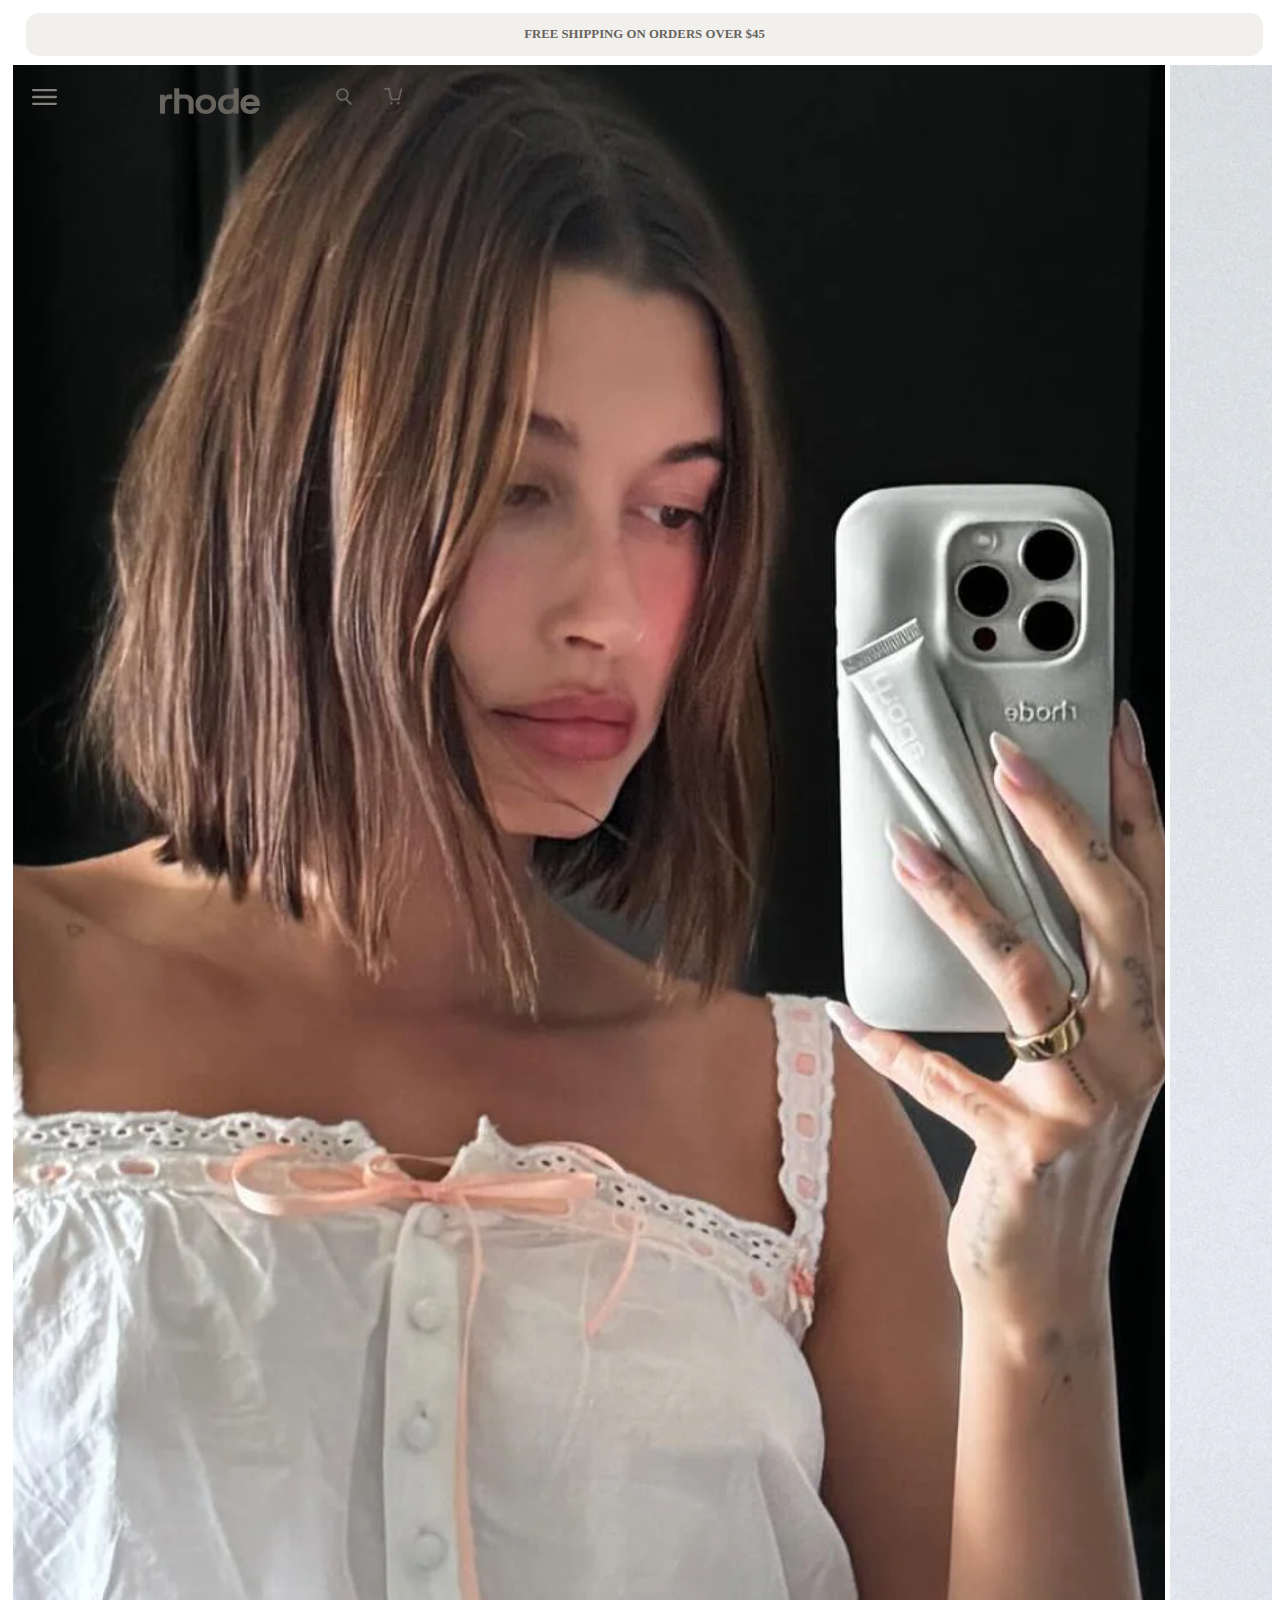
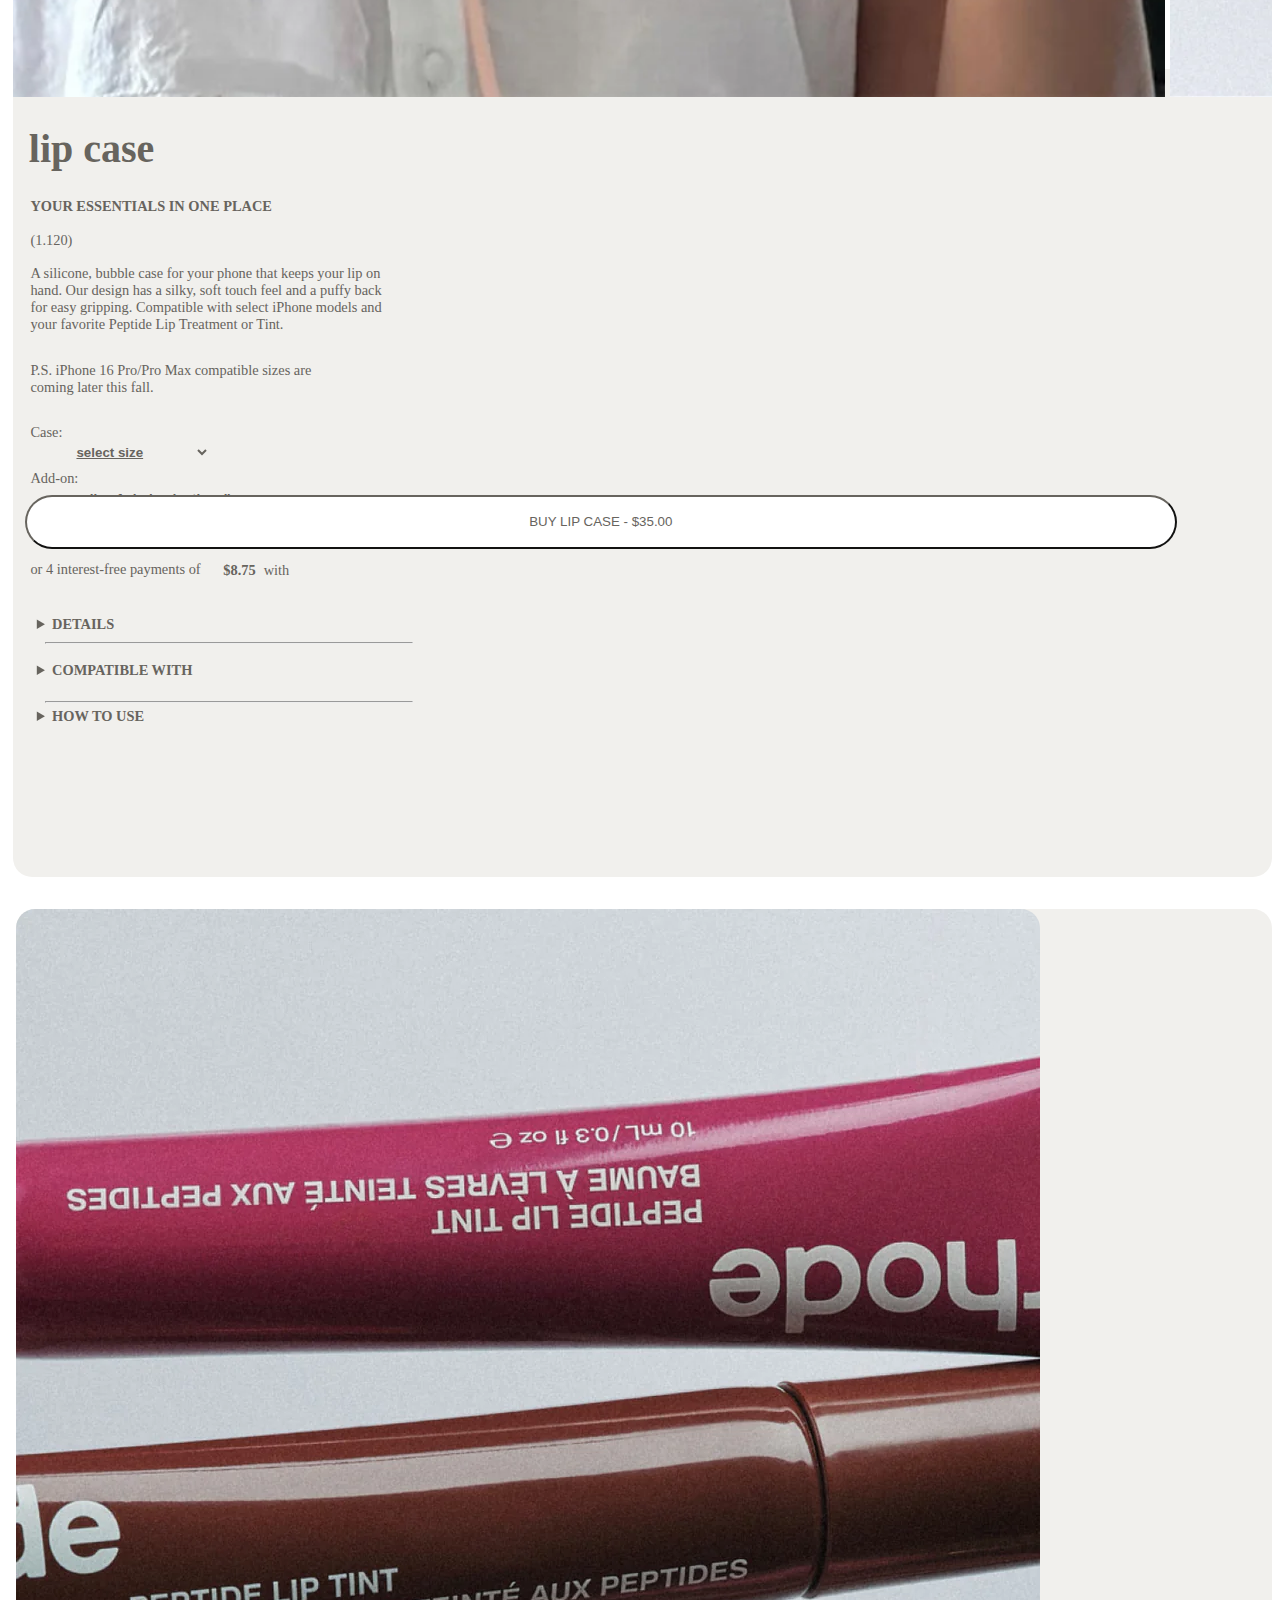
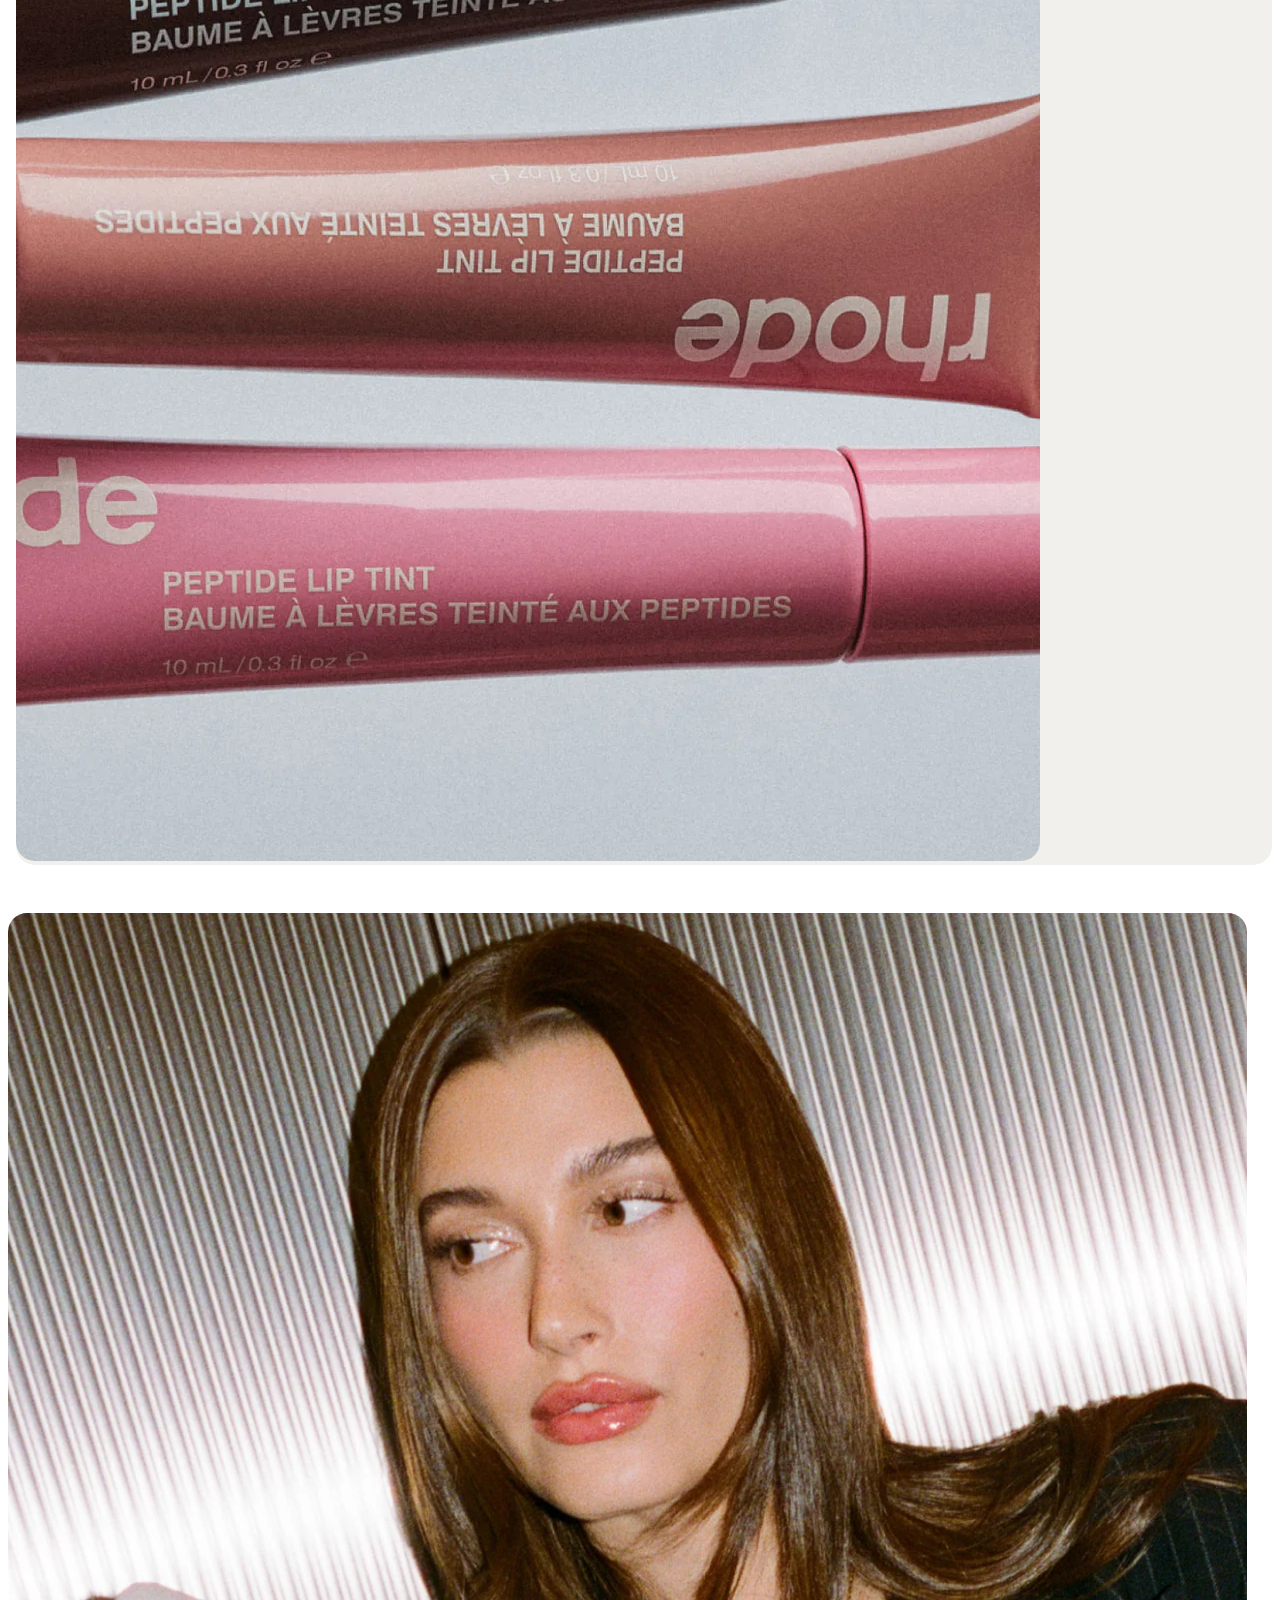
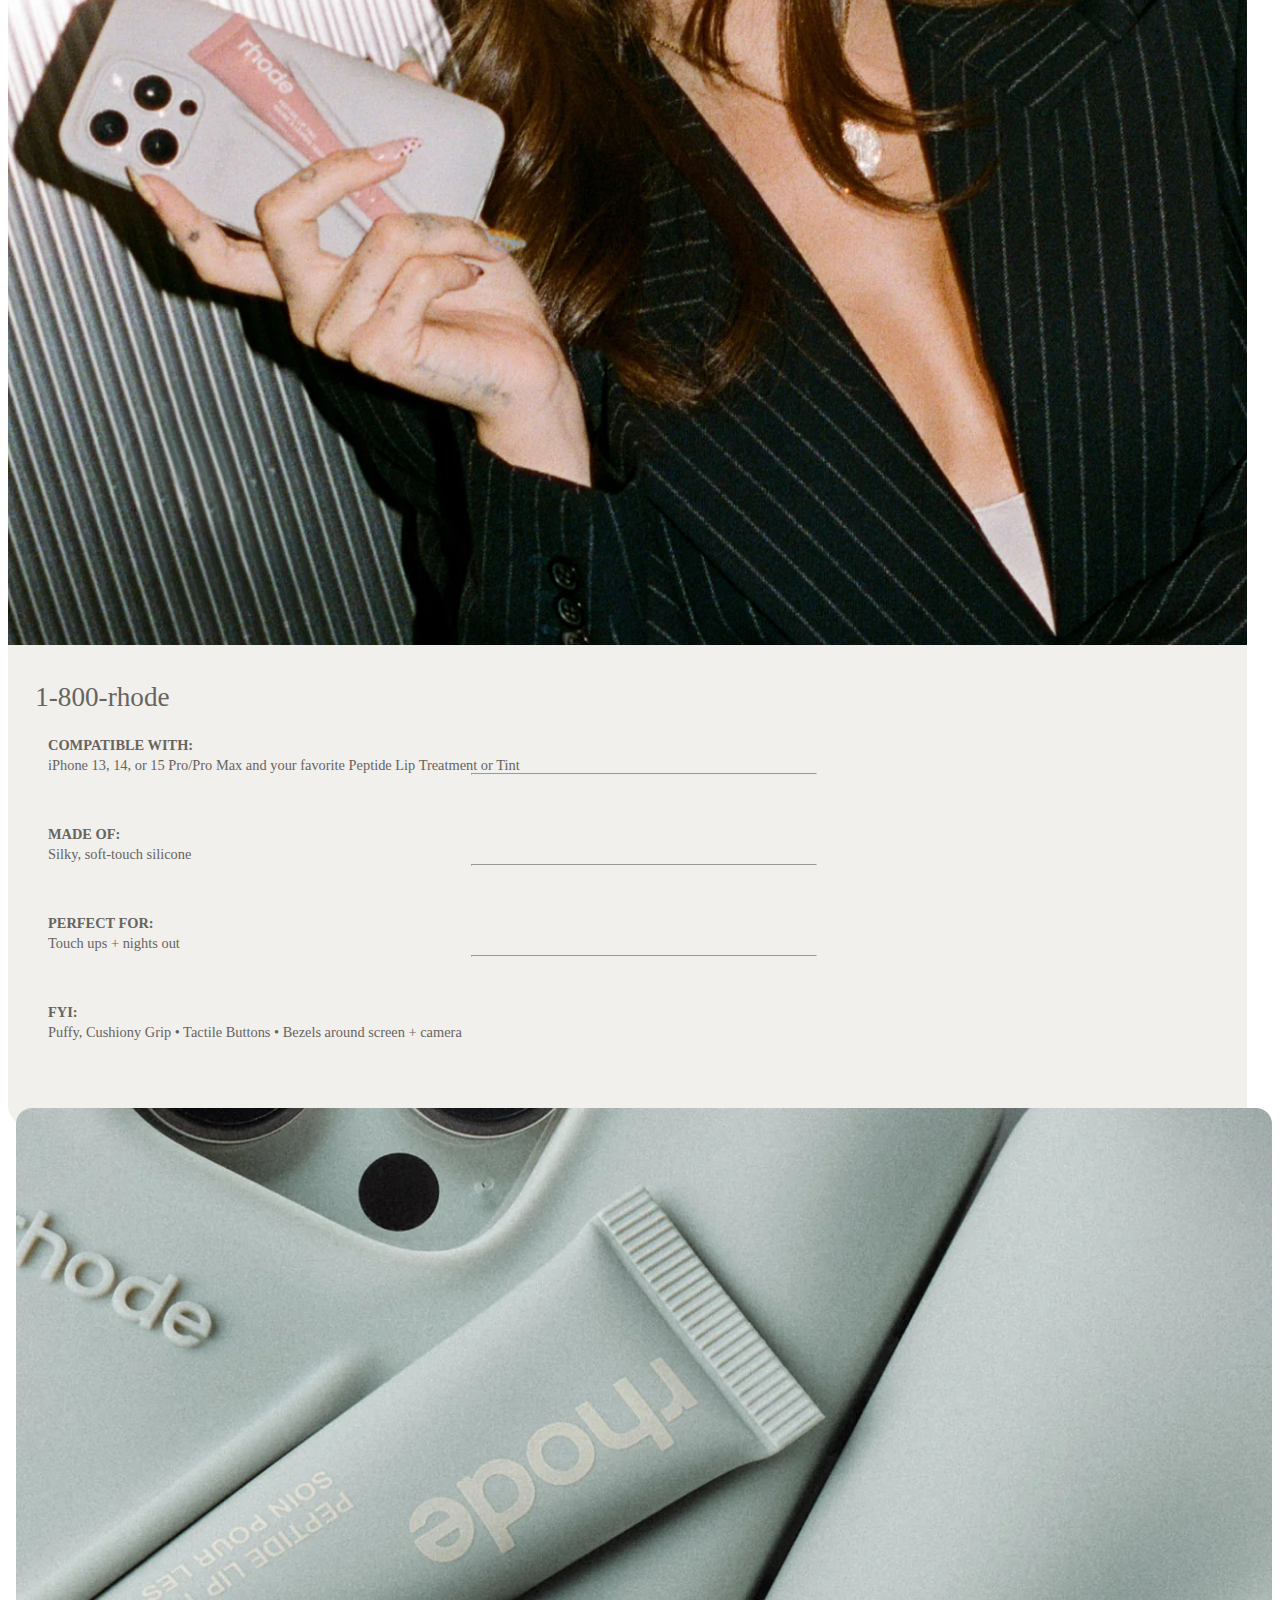
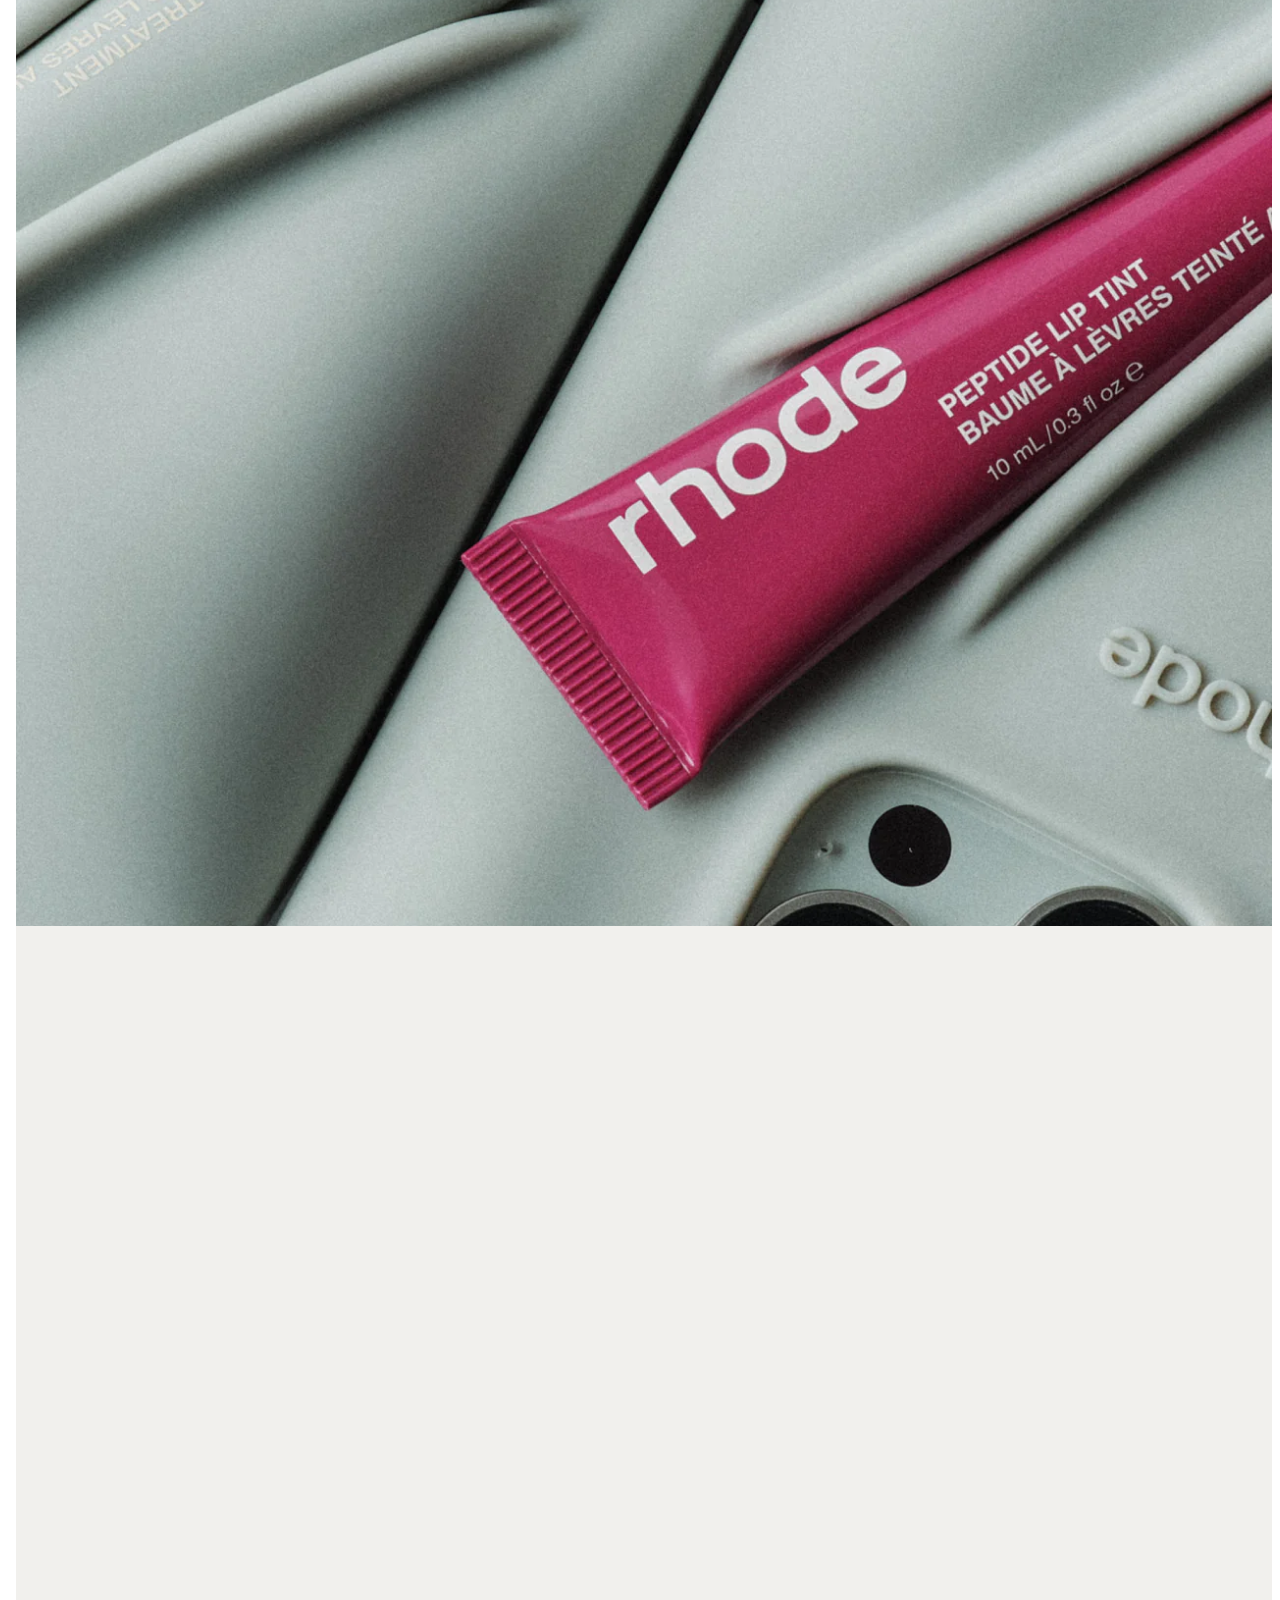
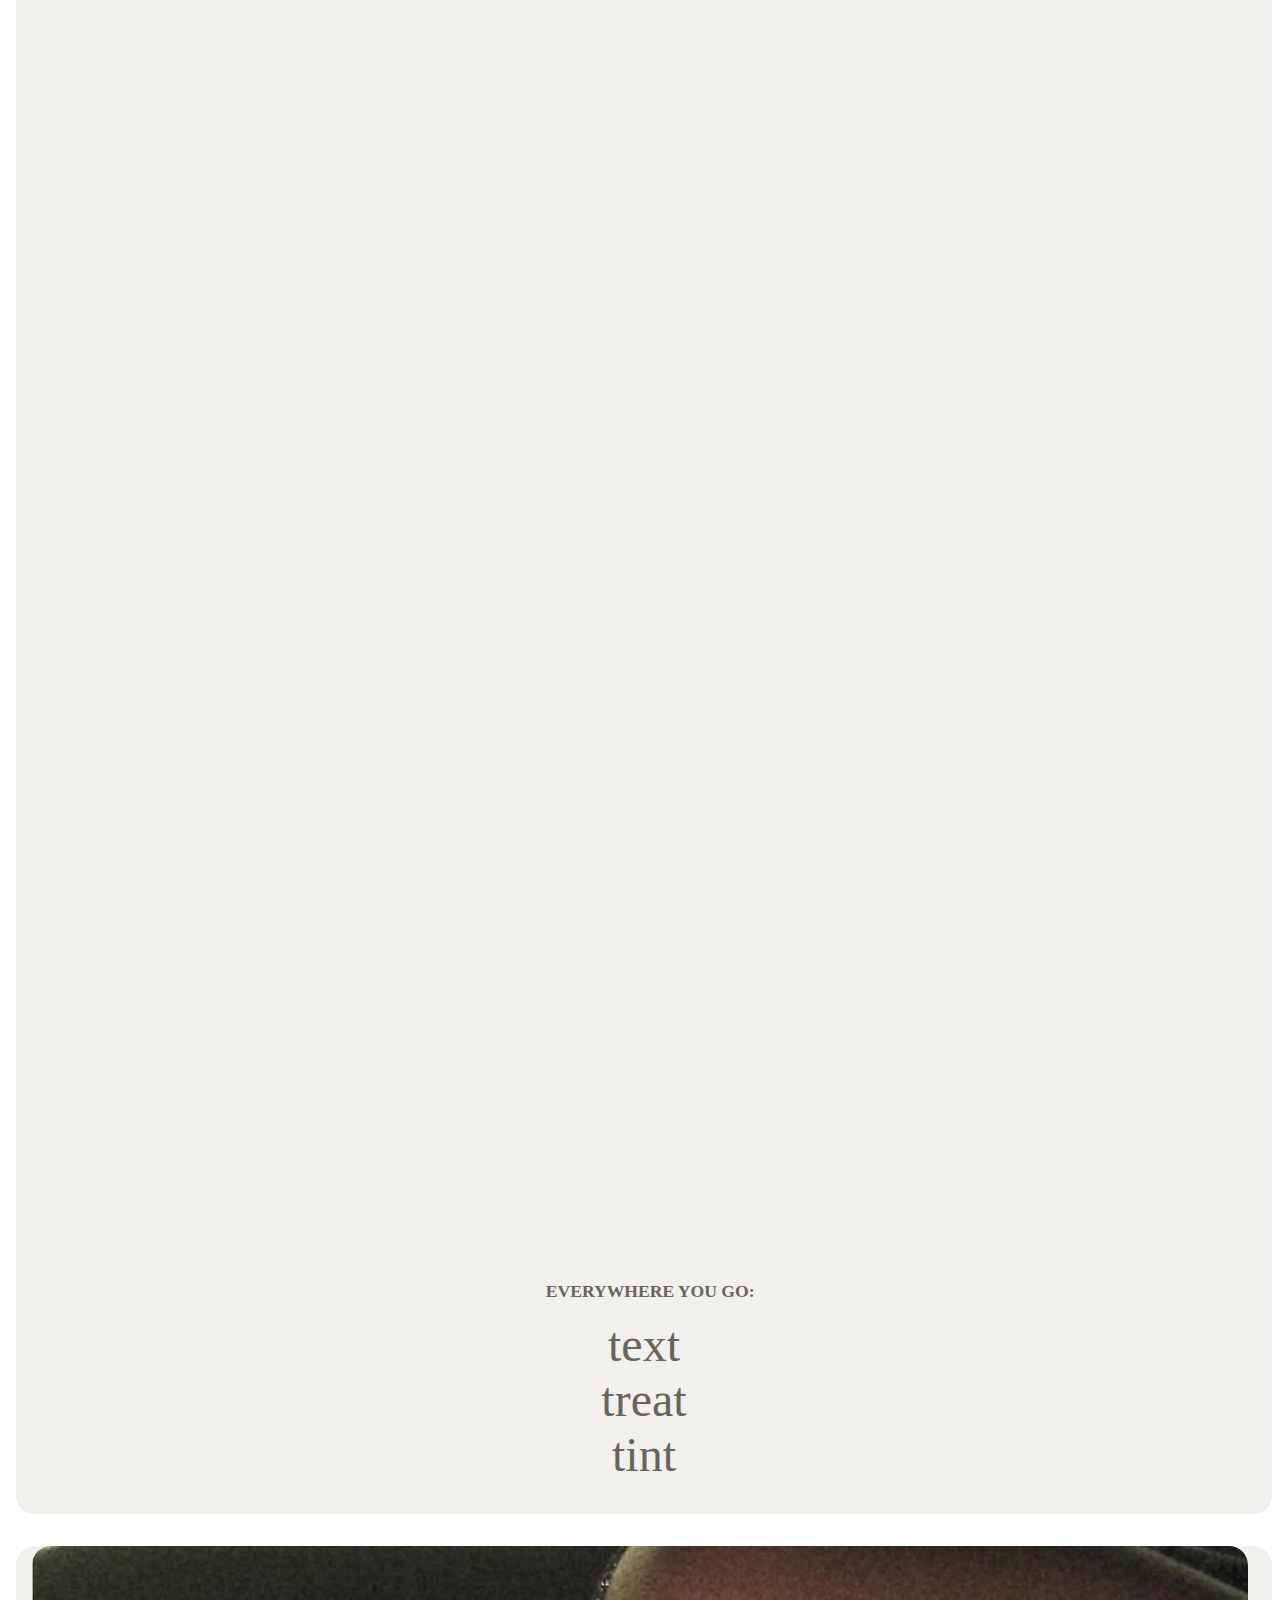
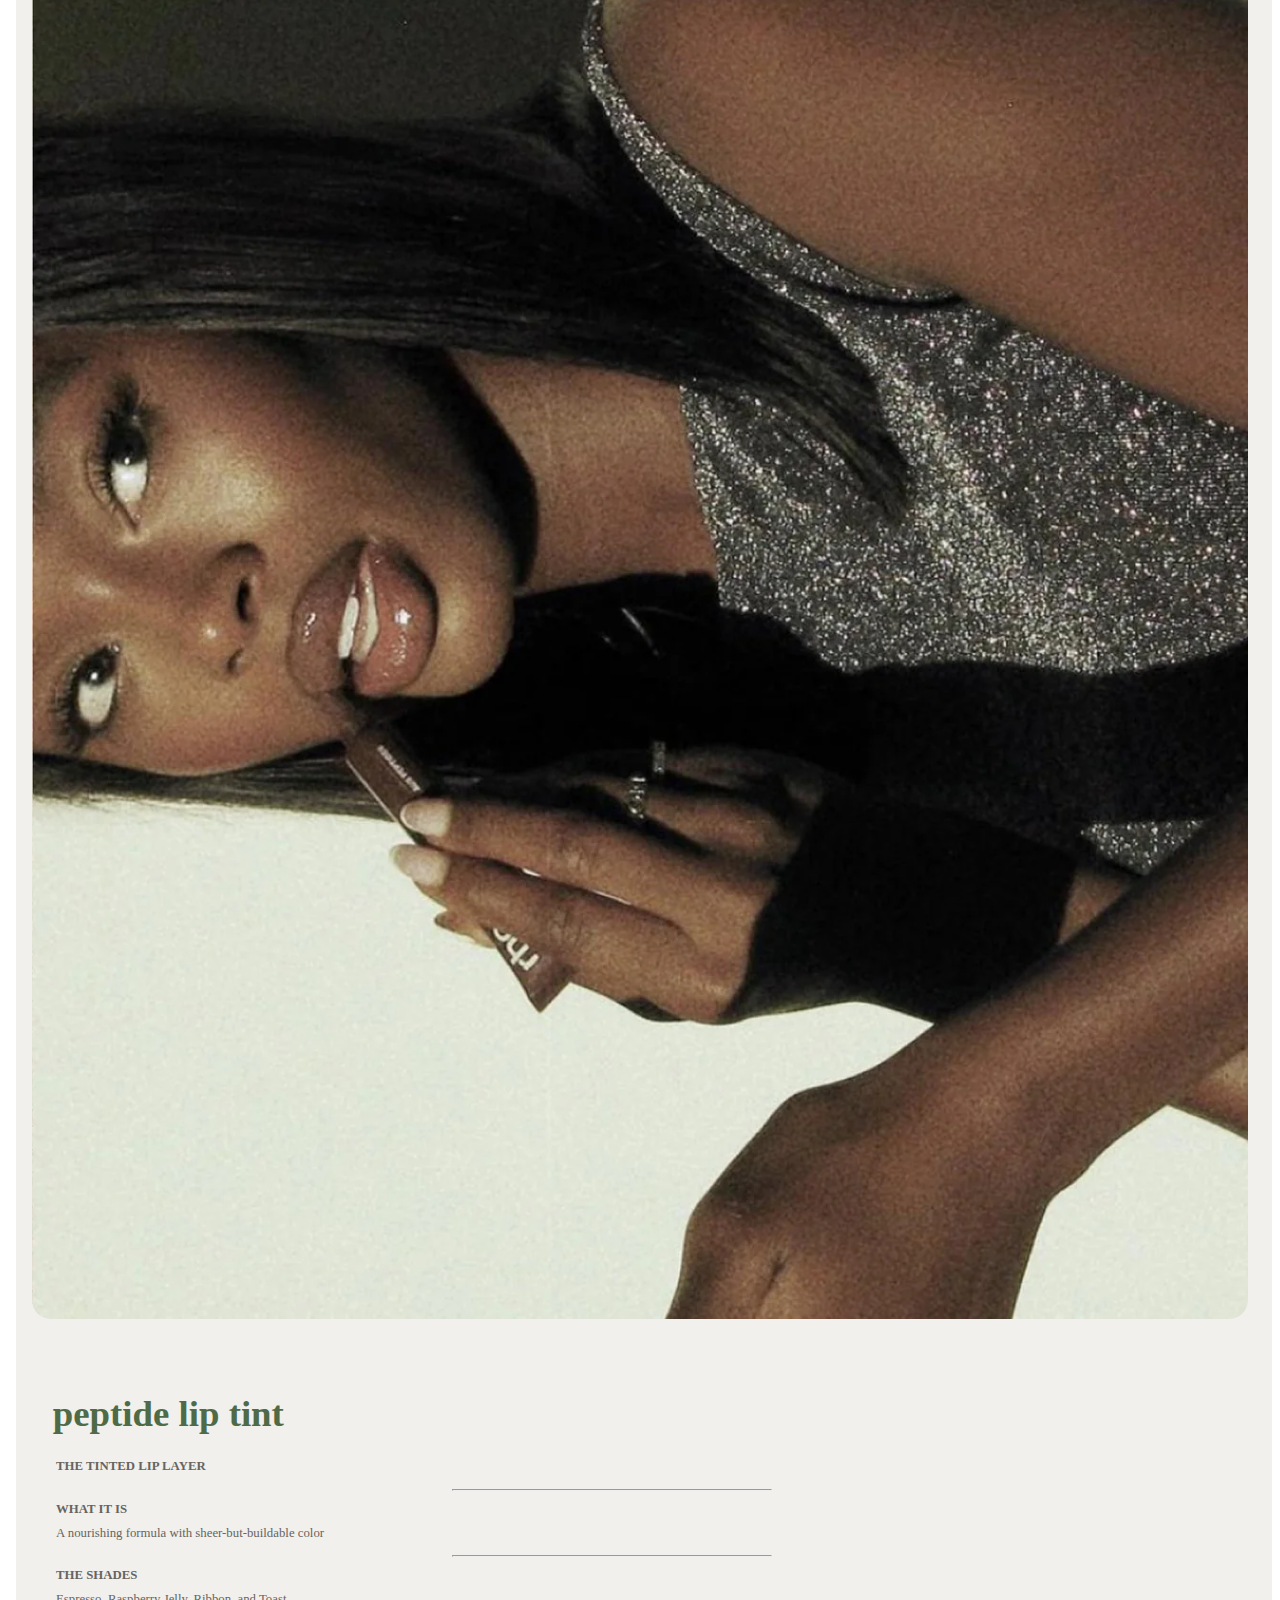
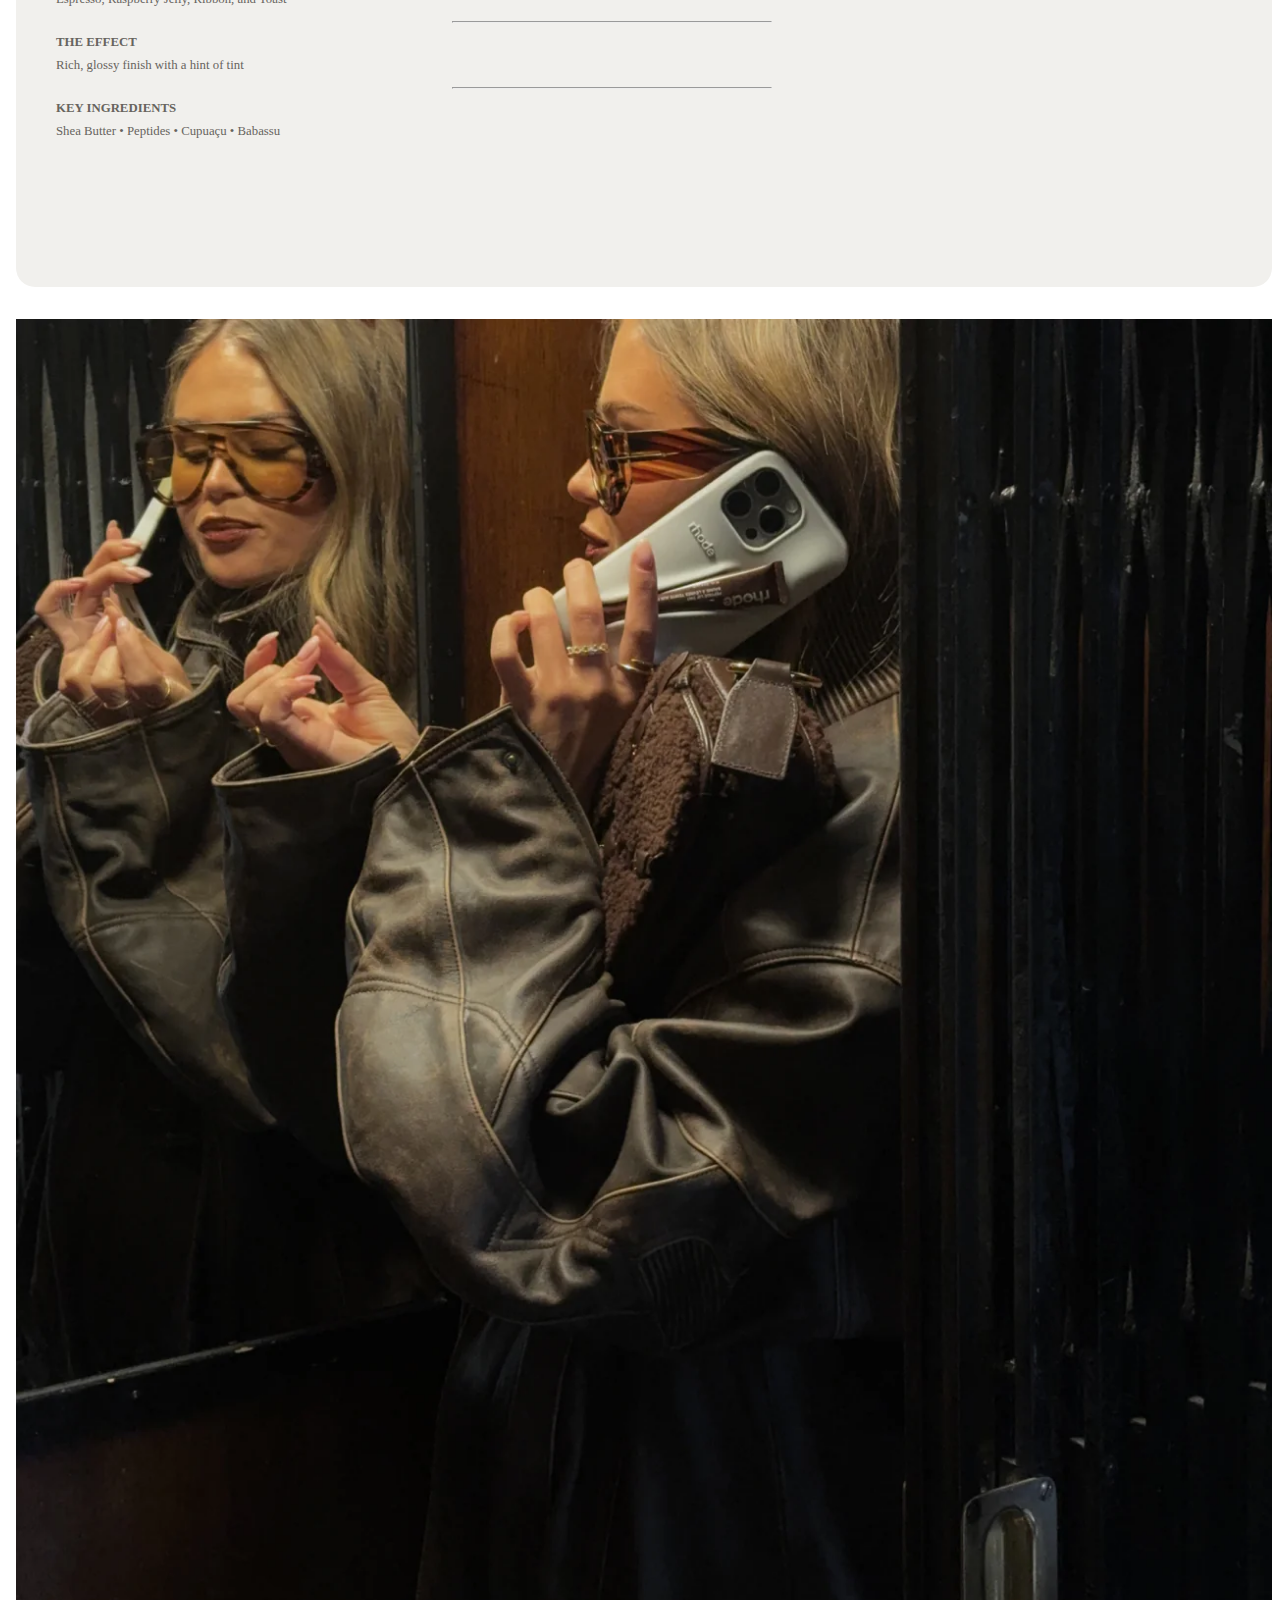
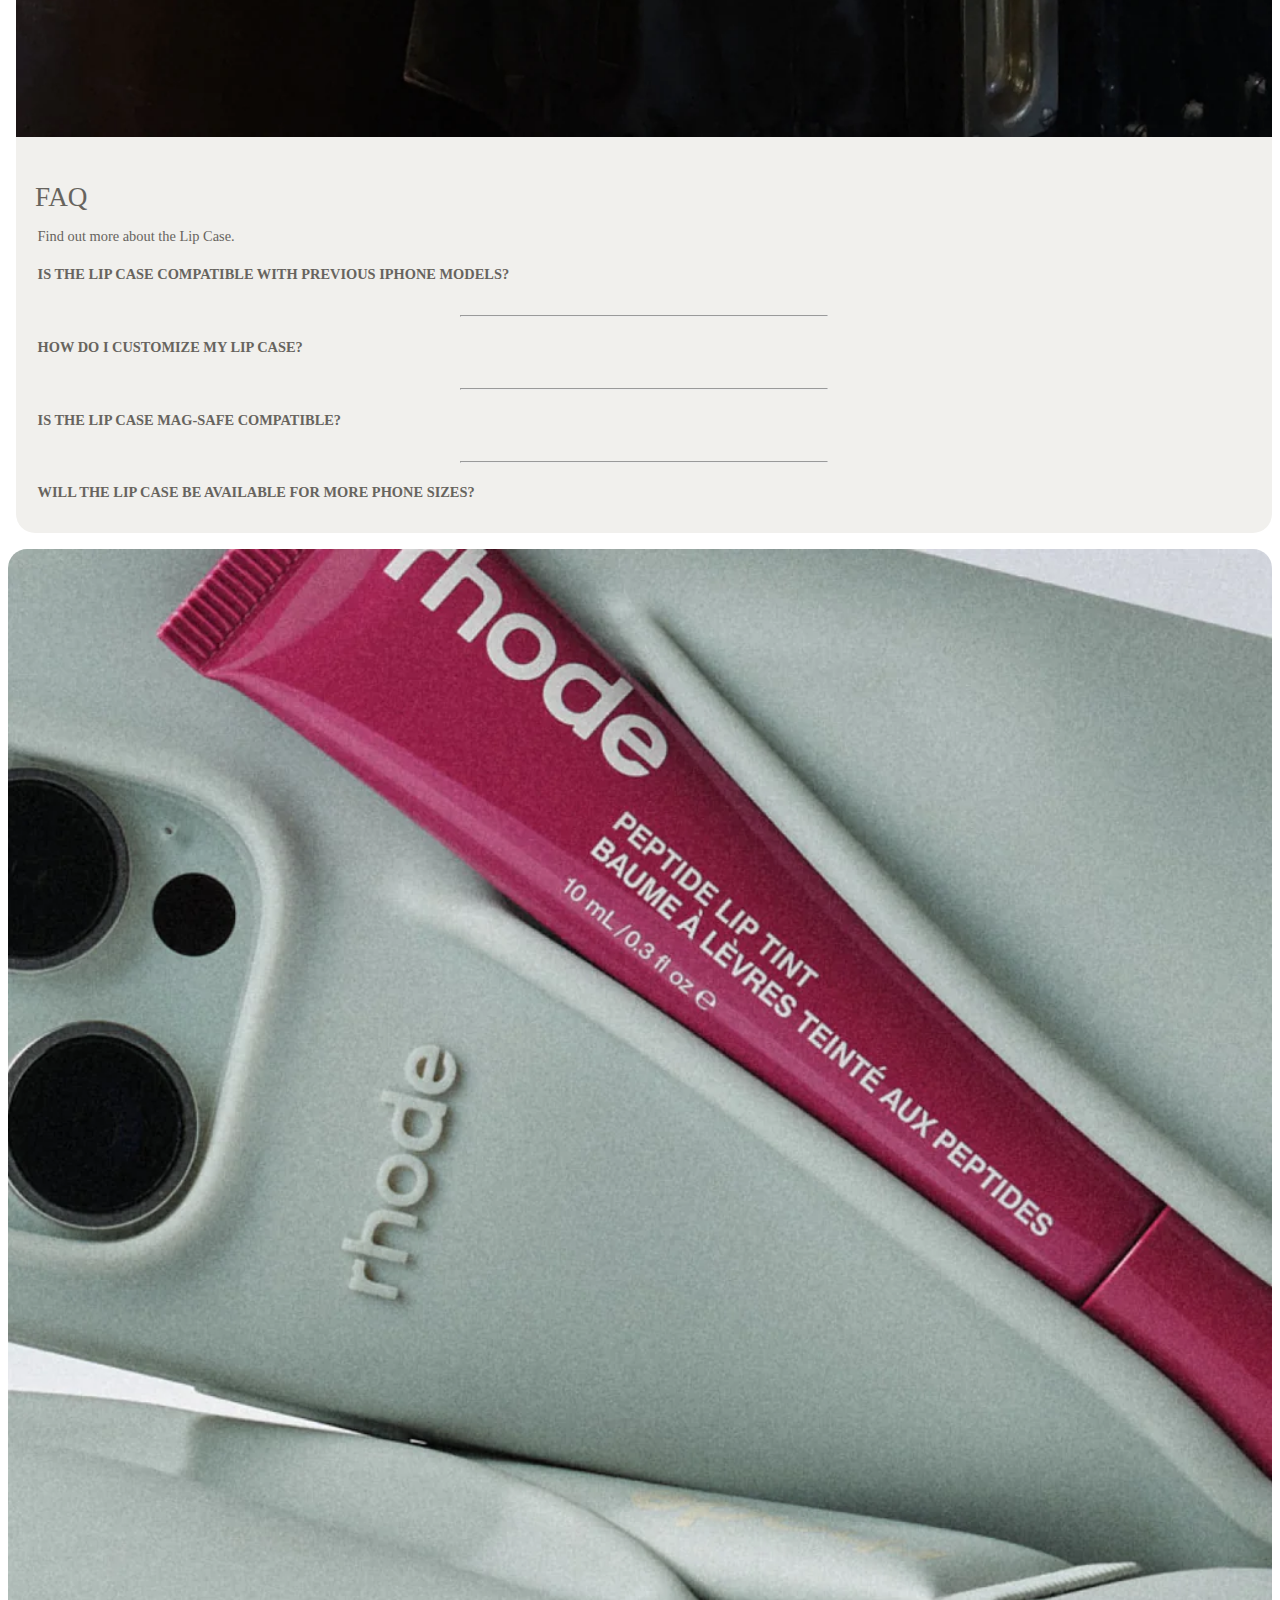
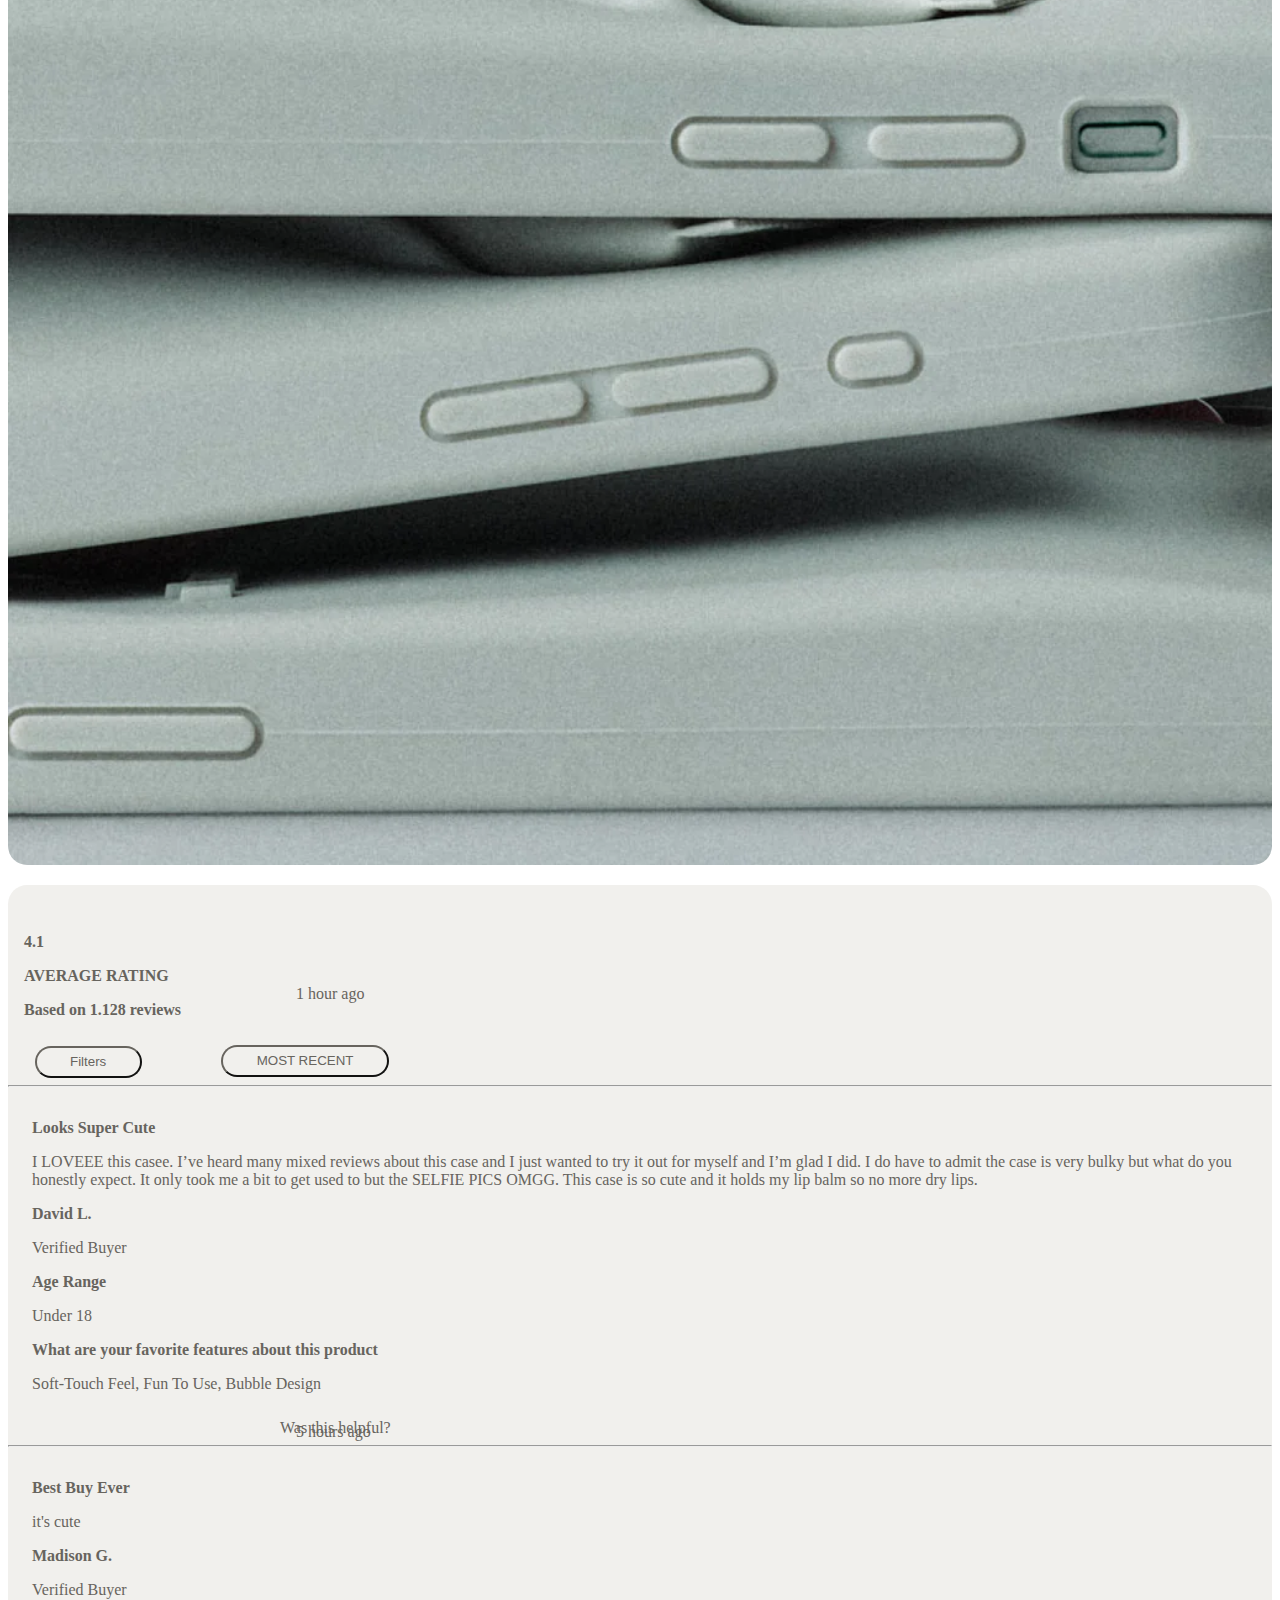
<file: lipcase.html>
<!DOCTYPE html>
<html lang="nl">
<head>
    <meta charset="UTF-8">
    <meta name="viewport" content="width=device-width, initial-scale=1.0">
    
    <title>lip case | rhode skin</title>

    <link href="styles/style.css" rel="stylesheet">
	<link rel="icon" type="image/svg+xml" href="images/favicon.svg">
</head>
<body>
    <header>
		<h2>FREE SHIPPING ON ORDERS OVER $45</h2>
    </header>
    <main>
		<nav class="navigatie1" >
			<button class="button button1"></button>
			<svg width="25" height="18" viewBox="0 0 22 14" fill="" xmlns="http://www.w3.org/2000/svg">
			<rect y="6" width="22" height="2" rx="1" fill="#84827E"></rect>
			<rect y="12" width="22" height="2" rx="1" fill="#84827E"></rect>
			<rect width="22" height="2" rx="1" fill="#84827E"></rect>
			</svg>

			<svg width="100" height="26" viewBox="0 0 100 26" fill="none" xmlns="http://www.w3.org/2000/svg">
				<path d="M45.8649 21.7973C42.538 21.7973 40.3071 19.5579 40.3071 16.2073C40.3071 12.8567 42.538 10.6326 45.8649 10.6326C49.1918 10.6326 51.4041 12.8703 51.4041 16.2073C51.4041 19.5444 49.1731 21.7973 45.8649 21.7973ZM45.8734 6.42658C39.6787 6.42658 35.5234 10.348 35.5234 16.1938C35.5234 22.0751 39.6787 25.9966 45.8734 25.9966C52.0325 25.9966 56.186 22.0751 56.186 16.1938C56.186 10.348 52.0325 6.42658 45.8734 6.42658Z" fill="#67645E"></path>
				<path d="M11.7525 6.47027C11.8789 6.46892 12.0007 6.51772 12.0912 6.60598C12.1817 6.69425 12.2335 6.81479 12.2353 6.94119V10.6424C12.2335 10.7338 12.1979 10.8213 12.1353 10.888C12.0727 10.9546 11.9876 10.9957 11.8965 11.0032C11.1037 11.049 9.08286 10.6221 7.43636 11.2912C6.88218 11.5524 6.3947 11.9363 6.01083 12.4138C5.62696 12.8913 5.35676 13.4499 5.2207 14.0472C4.99541 15.0179 5.01743 23.1098 5.02759 25.1594C5.02693 25.2219 5.01396 25.2837 4.98942 25.3412C4.96488 25.3987 4.92926 25.4508 4.88459 25.4945C4.83992 25.5383 4.78707 25.5728 4.72906 25.5961C4.67105 25.6194 4.60902 25.631 4.54651 25.6303H0.481076C0.418567 25.631 0.356538 25.6194 0.29853 25.5961C0.240523 25.5728 0.187675 25.5383 0.143002 25.4945C0.098329 25.4508 0.0627064 25.3987 0.0381701 25.3412C0.0136338 25.2837 0.000663799 25.2219 0 25.1594L0 7.3562C0.000663047 7.28621 0.0151358 7.21703 0.0425874 7.15264C0.070039 7.08825 0.10993 7.02991 0.159973 6.98097C0.210017 6.93203 0.269228 6.89344 0.334213 6.86743C0.399198 6.84142 0.468679 6.82849 0.538671 6.82939H4.32122C4.45932 6.82792 4.59261 6.88004 4.69307 6.97482C4.79352 7.06959 4.85332 7.19962 4.85989 7.33757L4.88361 8.40644C4.88611 8.46891 4.90948 8.52873 4.94999 8.57635C4.9905 8.62397 5.0458 8.65664 5.10706 8.66912C5.16832 8.68161 5.232 8.6732 5.28791 8.64523C5.34383 8.61726 5.38875 8.57136 5.4155 8.51485C5.81866 7.66788 6.43186 6.909 7.1467 6.65153C7.5131 6.52333 7.89854 6.45804 8.28672 6.45842L11.7525 6.47027Z" fill="#67645E"></path>
				<path d="M33.6076 14.0068V25.1614C33.6069 25.224 33.5939 25.2859 33.5692 25.3435C33.5446 25.4011 33.5088 25.4533 33.464 25.4971C33.4191 25.5408 33.3661 25.5753 33.3079 25.5985C33.2497 25.6217 33.1874 25.6332 33.1248 25.6323H29.0594C28.9329 25.6336 28.8112 25.5848 28.7207 25.4966C28.6302 25.4083 28.5784 25.2878 28.5766 25.1614V14.803C28.5766 12.2722 26.7285 10.6088 23.9166 10.6088H21.003C20.7762 10.6061 20.5511 10.6482 20.3405 10.7325C20.1299 10.8169 19.9381 10.942 19.7759 11.1005C19.6137 11.2591 19.4843 11.4481 19.3952 11.6567C19.3061 11.8653 19.259 12.0894 19.2566 12.3163V25.1614C19.2559 25.224 19.2429 25.2859 19.2182 25.3435C19.1936 25.4011 19.1578 25.4533 19.113 25.4971C19.0681 25.5408 19.0151 25.5753 18.9569 25.5985C18.8987 25.6217 18.8364 25.6332 18.7738 25.6323H14.7084C14.582 25.6336 14.4602 25.5848 14.3697 25.4966C14.2792 25.4083 14.2274 25.2878 14.2256 25.1614L14.2256 0.616282C14.2274 0.489885 14.2792 0.369349 14.3697 0.28108C14.4602 0.192814 14.582 0.144012 14.7084 0.145369H18.7738C18.9002 0.144012 19.022 0.192814 19.1125 0.28108C19.203 0.369349 19.2548 0.489885 19.2566 0.616282V5.94201C19.2579 6.0684 19.3093 6.18912 19.3995 6.2777C19.4896 6.36628 19.6112 6.41551 19.7376 6.41461H25.6952C30.4382 6.43155 33.6076 9.46369 33.6076 14.0051" fill="#67645E"></path>
				<path d="M73.5606 16.6856C73.5606 19.4908 71.2348 21.7674 68.3653 21.7674C65.4957 21.7674 63.1717 19.4942 63.1717 16.6856V15.7387C63.1717 12.9336 65.4974 10.6569 68.3653 10.6569H71.9513C72.1602 10.6545 72.3675 10.6932 72.5615 10.7708C72.7554 10.8485 72.9321 10.9636 73.0815 11.1096C73.231 11.2556 73.3502 11.4295 73.4324 11.6216C73.5146 11.8137 73.5581 12.02 73.5606 12.2289V16.6856ZM77.7259 0.146078H74.4177C74.305 0.143826 74.1931 0.164068 74.0884 0.205622C73.9836 0.247177 73.8883 0.309206 73.8078 0.388079C73.7274 0.466953 73.6635 0.561085 73.6198 0.664963C73.5762 0.768843 73.5538 0.880379 73.5538 0.993044V5.77332C73.5498 5.95559 73.4741 6.12894 73.3431 6.25578C73.2122 6.38262 73.0365 6.45272 72.8542 6.45089H67.5302C67.52 6.45089 67.5098 6.45089 67.498 6.45089C62.0977 6.45089 57.9561 10.5367 57.9561 16.6484C57.9561 22.65 62.0977 25.9819 67.498 25.9819C69.7119 25.9819 71.5126 25.3416 72.8559 24.2135C73.4115 23.7459 73.5335 24.0881 73.5606 24.803C73.5809 25.2569 73.6351 25.6194 74.5549 25.6194H77.7259C77.8386 25.6217 77.9505 25.6014 78.0553 25.5599C78.16 25.5183 78.2554 25.4563 78.3358 25.3774C78.4163 25.2986 78.4802 25.2044 78.5238 25.1005C78.5674 24.9967 78.5899 24.8851 78.5898 24.7725V0.993044C78.5899 0.880379 78.5674 0.768843 78.5238 0.664963C78.4802 0.561085 78.4163 0.466953 78.3358 0.388079C78.2554 0.309206 78.16 0.247177 78.0553 0.205622C77.9505 0.164068 77.8386 0.143826 77.7259 0.146078Z" fill="#67645E"></path>
				<path d="M90.2671 10.6247C92.3506 10.6247 94.4206 11.89 94.5188 13.8652C94.5191 13.8844 94.5155 13.9034 94.5082 13.9212C94.501 13.939 94.4903 13.9551 94.4767 13.9687C94.4631 13.9822 94.447 13.993 94.4292 14.0002C94.4114 14.0074 94.3924 14.0111 94.3732 14.0108H86.0255C86.0063 14.0113 85.9872 14.0079 85.9694 14.0007C85.9516 13.9935 85.9355 13.9828 85.922 13.9691C85.9085 13.9555 85.8979 13.9392 85.891 13.9213C85.884 13.9034 85.8808 13.8843 85.8815 13.8652C85.9865 11.9307 88.1734 10.6247 90.2671 10.6247ZM99.1246 17.9086C99.3281 17.9125 99.5257 17.8406 99.6791 17.707C99.8325 17.5733 99.9307 17.3873 99.9547 17.1853C99.9852 16.8634 100 16.5342 100 16.1977C100 10.3452 96.2196 6.42202 90.2586 6.43049C84.5348 6.43896 80.3999 10.6924 80.4338 16.2892C80.4745 22.1197 84.318 26.0005 90.2722 26.0005C94.551 26.0005 97.5815 23.9678 99.0806 20.6426C99.1095 20.5713 99.1203 20.4939 99.1119 20.4175C99.1036 20.341 99.0763 20.2678 99.0326 20.2045C98.989 20.1412 98.9302 20.0897 98.8617 20.0547C98.7932 20.0197 98.7171 20.0022 98.6402 20.004H94.3325C94.1657 20.0078 94.0013 20.0453 93.8493 20.1143C93.6974 20.1833 93.5609 20.2823 93.4483 20.4054C92.5928 21.288 91.6646 21.8012 90.2688 21.8012C87.838 21.8012 85.8764 20.3072 85.8764 17.9052L99.1246 17.9086Z" fill="#67645E"></path>
			</svg>

			<svg xmlns="http://www.w3.org/2000/svg" xmlns:xlink="http://www.w3.org/1999/xlink" version="1.1" id="Layer_1" x="0px" y="0px" viewBox="0 0 17.6 18.9" style="enable-background:new 0 0 17.6 18.9;" xml:space="preserve">
				<style type="text/css">
				  .st0{fill-rule:evenodd;clip-rule:evenodd;}
				</style>
				<path class="st0" d="M2.2,7.1c0-2.7,2.2-4.9,4.9-4.9c2.7,0,4.9,2.2,4.9,4.9C12,9.8,9.8,12,7.1,12C4.4,12,2.2,9.8,2.2,7.1z M7.1,0.2  c-3.8,0-6.9,3.1-6.9,6.9c0,3.8,3.1,6.9,6.9,6.9c1.2,0,2.3-0.3,3.3-0.9l5.3,5.3c0.4,0.4,1,0.4,1.4,0c0.4-0.4,0.4-1,0-1.4L12,11.9  c1.2-1.2,2-2.9,2-4.8C14,3.3,10.9,0.2,7.1,0.2z"></path>
			</svg>

			<svg xmlns="http://www.w3.org/2000/svg" xmlns:xlink="http://www.w3.org/1999/xlink" version="1.1" id="Layer_1" x="0px" y="0px" viewBox="0 0 21.3 19.3" style="enable-background:new 0 0 21.3 19.3;" xml:space="preserve">
				<style type="text/css">
				  .st0{fill-rule:evenodd;clip-rule:evenodd;}
				</style>
				<path class="st0" d="M20.4,0.2c-0.5-0.1-1.1,0.2-1.2,0.7l-2.9,11.2h-7l-2.5-12H1.1c-0.6,0-1,0.4-1,1c0,0.6,0.4,1,1,1h4.1l2.5,12  h10.2l3.3-12.8C21.3,0.8,20.9,0.3,20.4,0.2z M10.1,17.6c0,0.8-0.7,1.5-1.5,1.5c-0.8,0-1.5-0.7-1.5-1.5s0.7-1.5,1.5-1.5  C9.5,16.1,10.1,16.8,10.1,17.6z M16.6,19.1c0.8,0,1.5-0.7,1.5-1.5s-0.7-1.5-1.5-1.5c-0.8,0-1.5,0.7-1.5,1.5S15.8,19.1,16.6,19.1z"></path>
			</svg>  
		</nav>
		<nav class="navigatie2">
			<article>
				<button class="button button2"></button>
					<ul>
						<li>FEATURED</li>
						<li>SKIN</li>
						<li>LIP + CHEEK</li>
						<li>SETS</li>
					</ul>
					<ul>
						<li>GLAZING MILK</li>
						<li>THE FALL DUOS</li>
						<li>LIP CASE</li>
						<li>POCKET BLUSH</li>
						<li>FALL LIP CASE</li>
					</ul>
					<ul>
						<li><img src="images/milkmenu.png" alt="Glazing milk menu"></li>
						<li><img src="images/menufallduo.png" alt="Fall duo menu"></li>
						<li><img src="images/menuhoesje.png" alt="Lip case menu"></li>
						<li><img src="images/menublush.png" alt="Blush menu"></li>
						<li><img src="images/espressohoesje.png" alt="Espresso hoesje menu"></li>
					</ul>
					<ul>
						<li>The essential prep layer</li>
						<li>Cozy fall combos</li>
						<li>Your essentials in one place</li>
						<li>The natural flush</li>
						<li>Four limited edition colors</li>
					</ul>
				<svg width="25" height="18" viewBox="0 0 22 14" fill="" xmlns="http://www.w3.org/2000/svg">
					<rect y="6" width="22" height="2" rx="1" fill="#84827E"></rect>
					<rect y="12" width="22" height="2" rx="1" fill="#84827E"></rect>
					<rect width="22" height="2" rx="1" fill="#84827E"></rect>
				</svg>

				<svg width="100" height="26" viewBox="0 0 100 26" fill="none" xmlns="http://www.w3.org/2000/svg">
					<path d="M45.8649 21.7973C42.538 21.7973 40.3071 19.5579 40.3071 16.2073C40.3071 12.8567 42.538 10.6326 45.8649 10.6326C49.1918 10.6326 51.4041 12.8703 51.4041 16.2073C51.4041 19.5444 49.1731 21.7973 45.8649 21.7973ZM45.8734 6.42658C39.6787 6.42658 35.5234 10.348 35.5234 16.1938C35.5234 22.0751 39.6787 25.9966 45.8734 25.9966C52.0325 25.9966 56.186 22.0751 56.186 16.1938C56.186 10.348 52.0325 6.42658 45.8734 6.42658Z" fill="#67645E"></path>
					<path d="M11.7525 6.47027C11.8789 6.46892 12.0007 6.51772 12.0912 6.60598C12.1817 6.69425 12.2335 6.81479 12.2353 6.94119V10.6424C12.2335 10.7338 12.1979 10.8213 12.1353 10.888C12.0727 10.9546 11.9876 10.9957 11.8965 11.0032C11.1037 11.049 9.08286 10.6221 7.43636 11.2912C6.88218 11.5524 6.3947 11.9363 6.01083 12.4138C5.62696 12.8913 5.35676 13.4499 5.2207 14.0472C4.99541 15.0179 5.01743 23.1098 5.02759 25.1594C5.02693 25.2219 5.01396 25.2837 4.98942 25.3412C4.96488 25.3987 4.92926 25.4508 4.88459 25.4945C4.83992 25.5383 4.78707 25.5728 4.72906 25.5961C4.67105 25.6194 4.60902 25.631 4.54651 25.6303H0.481076C0.418567 25.631 0.356538 25.6194 0.29853 25.5961C0.240523 25.5728 0.187675 25.5383 0.143002 25.4945C0.098329 25.4508 0.0627064 25.3987 0.0381701 25.3412C0.0136338 25.2837 0.000663799 25.2219 0 25.1594L0 7.3562C0.000663047 7.28621 0.0151358 7.21703 0.0425874 7.15264C0.070039 7.08825 0.10993 7.02991 0.159973 6.98097C0.210017 6.93203 0.269228 6.89344 0.334213 6.86743C0.399198 6.84142 0.468679 6.82849 0.538671 6.82939H4.32122C4.45932 6.82792 4.59261 6.88004 4.69307 6.97482C4.79352 7.06959 4.85332 7.19962 4.85989 7.33757L4.88361 8.40644C4.88611 8.46891 4.90948 8.52873 4.94999 8.57635C4.9905 8.62397 5.0458 8.65664 5.10706 8.66912C5.16832 8.68161 5.232 8.6732 5.28791 8.64523C5.34383 8.61726 5.38875 8.57136 5.4155 8.51485C5.81866 7.66788 6.43186 6.909 7.1467 6.65153C7.5131 6.52333 7.89854 6.45804 8.28672 6.45842L11.7525 6.47027Z" fill="#67645E"></path>
					<path d="M33.6076 14.0068V25.1614C33.6069 25.224 33.5939 25.2859 33.5692 25.3435C33.5446 25.4011 33.5088 25.4533 33.464 25.4971C33.4191 25.5408 33.3661 25.5753 33.3079 25.5985C33.2497 25.6217 33.1874 25.6332 33.1248 25.6323H29.0594C28.9329 25.6336 28.8112 25.5848 28.7207 25.4966C28.6302 25.4083 28.5784 25.2878 28.5766 25.1614V14.803C28.5766 12.2722 26.7285 10.6088 23.9166 10.6088H21.003C20.7762 10.6061 20.5511 10.6482 20.3405 10.7325C20.1299 10.8169 19.9381 10.942 19.7759 11.1005C19.6137 11.2591 19.4843 11.4481 19.3952 11.6567C19.3061 11.8653 19.259 12.0894 19.2566 12.3163V25.1614C19.2559 25.224 19.2429 25.2859 19.2182 25.3435C19.1936 25.4011 19.1578 25.4533 19.113 25.4971C19.0681 25.5408 19.0151 25.5753 18.9569 25.5985C18.8987 25.6217 18.8364 25.6332 18.7738 25.6323H14.7084C14.582 25.6336 14.4602 25.5848 14.3697 25.4966C14.2792 25.4083 14.2274 25.2878 14.2256 25.1614L14.2256 0.616282C14.2274 0.489885 14.2792 0.369349 14.3697 0.28108C14.4602 0.192814 14.582 0.144012 14.7084 0.145369H18.7738C18.9002 0.144012 19.022 0.192814 19.1125 0.28108C19.203 0.369349 19.2548 0.489885 19.2566 0.616282V5.94201C19.2579 6.0684 19.3093 6.18912 19.3995 6.2777C19.4896 6.36628 19.6112 6.41551 19.7376 6.41461H25.6952C30.4382 6.43155 33.6076 9.46369 33.6076 14.0051" fill="#67645E"></path>
					<path d="M73.5606 16.6856C73.5606 19.4908 71.2348 21.7674 68.3653 21.7674C65.4957 21.7674 63.1717 19.4942 63.1717 16.6856V15.7387C63.1717 12.9336 65.4974 10.6569 68.3653 10.6569H71.9513C72.1602 10.6545 72.3675 10.6932 72.5615 10.7708C72.7554 10.8485 72.9321 10.9636 73.0815 11.1096C73.231 11.2556 73.3502 11.4295 73.4324 11.6216C73.5146 11.8137 73.5581 12.02 73.5606 12.2289V16.6856ZM77.7259 0.146078H74.4177C74.305 0.143826 74.1931 0.164068 74.0884 0.205622C73.9836 0.247177 73.8883 0.309206 73.8078 0.388079C73.7274 0.466953 73.6635 0.561085 73.6198 0.664963C73.5762 0.768843 73.5538 0.880379 73.5538 0.993044V5.77332C73.5498 5.95559 73.4741 6.12894 73.3431 6.25578C73.2122 6.38262 73.0365 6.45272 72.8542 6.45089H67.5302C67.52 6.45089 67.5098 6.45089 67.498 6.45089C62.0977 6.45089 57.9561 10.5367 57.9561 16.6484C57.9561 22.65 62.0977 25.9819 67.498 25.9819C69.7119 25.9819 71.5126 25.3416 72.8559 24.2135C73.4115 23.7459 73.5335 24.0881 73.5606 24.803C73.5809 25.2569 73.6351 25.6194 74.5549 25.6194H77.7259C77.8386 25.6217 77.9505 25.6014 78.0553 25.5599C78.16 25.5183 78.2554 25.4563 78.3358 25.3774C78.4163 25.2986 78.4802 25.2044 78.5238 25.1005C78.5674 24.9967 78.5899 24.8851 78.5898 24.7725V0.993044C78.5899 0.880379 78.5674 0.768843 78.5238 0.664963C78.4802 0.561085 78.4163 0.466953 78.3358 0.388079C78.2554 0.309206 78.16 0.247177 78.0553 0.205622C77.9505 0.164068 77.8386 0.143826 77.7259 0.146078Z" fill="#67645E"></path>
					<path d="M90.2671 10.6247C92.3506 10.6247 94.4206 11.89 94.5188 13.8652C94.5191 13.8844 94.5155 13.9034 94.5082 13.9212C94.501 13.939 94.4903 13.9551 94.4767 13.9687C94.4631 13.9822 94.447 13.993 94.4292 14.0002C94.4114 14.0074 94.3924 14.0111 94.3732 14.0108H86.0255C86.0063 14.0113 85.9872 14.0079 85.9694 14.0007C85.9516 13.9935 85.9355 13.9828 85.922 13.9691C85.9085 13.9555 85.8979 13.9392 85.891 13.9213C85.884 13.9034 85.8808 13.8843 85.8815 13.8652C85.9865 11.9307 88.1734 10.6247 90.2671 10.6247ZM99.1246 17.9086C99.3281 17.9125 99.5257 17.8406 99.6791 17.707C99.8325 17.5733 99.9307 17.3873 99.9547 17.1853C99.9852 16.8634 100 16.5342 100 16.1977C100 10.3452 96.2196 6.42202 90.2586 6.43049C84.5348 6.43896 80.3999 10.6924 80.4338 16.2892C80.4745 22.1197 84.318 26.0005 90.2722 26.0005C94.551 26.0005 97.5815 23.9678 99.0806 20.6426C99.1095 20.5713 99.1203 20.4939 99.1119 20.4175C99.1036 20.341 99.0763 20.2678 99.0326 20.2045C98.989 20.1412 98.9302 20.0897 98.8617 20.0547C98.7932 20.0197 98.7171 20.0022 98.6402 20.004H94.3325C94.1657 20.0078 94.0013 20.0453 93.8493 20.1143C93.6974 20.1833 93.5609 20.2823 93.4483 20.4054C92.5928 21.288 91.6646 21.8012 90.2688 21.8012C87.838 21.8012 85.8764 20.3072 85.8764 17.9052L99.1246 17.9086Z" fill="#67645E"></path>
				</svg>

				<svg xmlns="http://www.w3.org/2000/svg" xmlns:xlink="http://www.w3.org/1999/xlink" version="1.1" id="Layer_1" x="0px" y="0px" viewBox="0 0 17.6 18.9" style="enable-background:new 0 0 17.6 18.9;" xml:space="preserve">
					<style type="text/css">
					.st0{fill-rule:evenodd;clip-rule:evenodd;}
					</style>
					<path class="st0" d="M2.2,7.1c0-2.7,2.2-4.9,4.9-4.9c2.7,0,4.9,2.2,4.9,4.9C12,9.8,9.8,12,7.1,12C4.4,12,2.2,9.8,2.2,7.1z M7.1,0.2  c-3.8,0-6.9,3.1-6.9,6.9c0,3.8,3.1,6.9,6.9,6.9c1.2,0,2.3-0.3,3.3-0.9l5.3,5.3c0.4,0.4,1,0.4,1.4,0c0.4-0.4,0.4-1,0-1.4L12,11.9  c1.2-1.2,2-2.9,2-4.8C14,3.3,10.9,0.2,7.1,0.2z"></path>
				</svg>

				<svg xmlns="http://www.w3.org/2000/svg" xmlns:xlink="http://www.w3.org/1999/xlink" version="1.1" id="Layer_1" x="0px" y="0px" viewBox="0 0 21.3 19.3" style="enable-background:new 0 0 21.3 19.3;" xml:space="preserve">
					<style type="text/css">
					.st0{fill-rule:evenodd;clip-rule:evenodd;}
					</style>
					<path class="st0" d="M20.4,0.2c-0.5-0.1-1.1,0.2-1.2,0.7l-2.9,11.2h-7l-2.5-12H1.1c-0.6,0-1,0.4-1,1c0,0.6,0.4,1,1,1h4.1l2.5,12  h10.2l3.3-12.8C21.3,0.8,20.9,0.3,20.4,0.2z M10.1,17.6c0,0.8-0.7,1.5-1.5,1.5c-0.8,0-1.5-0.7-1.5-1.5s0.7-1.5,1.5-1.5  C9.5,16.1,10.1,16.8,10.1,17.6z M16.6,19.1c0.8,0,1.5-0.7,1.5-1.5s-0.7-1.5-1.5-1.5c-0.8,0-1.5,0.7-1.5,1.5S15.8,19.1,16.6,19.1z"></path>
				</svg>
				<a class="switchpagina" href="index.html">HOME</a>
			</article>
		</nav>
		<!--  Bron: (dlo, oefening JS) -->
        <section>
            <article>
                <img src="images/haileybieberfoto.jpg" alt="Hailey Bieber met lip case">
            </article>
            <article>
                <img src="images/telefooncaseslider.jpg" alt="Lip case slider">
            </article>
            <article>
                <img src="images/telefooncaseslider.jpg" alt="Lip case twee slider">
            </article>
			<article>
				<video autoplay loop muted src="filmpje/nieuwfilmpjerhode.mp4"></video>
				<!-- Bron: https://youtu.be/350_XyLj4-U?si=W3QbCTCVjxw6Njb  (Youtube, video autoplay) -->
			</article>
            <article>
                <img src="images/driehoesjesslider.jpg" alt="Drie lip cases">
            </article>
            <article>
                <img src="images/vierhoesjesslider.jpg" alt="Vier lip cases">
            </article>
        </section>
        <section class="lipcaseuitlegsection">
            <article>
                <h1>lip case</h1>
                <h2>YOUR ESSENTIALS IN ONE PLACE</h2>
				<p>(1.120)</p>
				<select class="dropdown">
					<option value="">select size</option>
					<option value="iphone13">iphone 13</option>
					<option value="iphone13pro">iphone 13 pro</option>
					<option value="iphone13promax">iphone 13 pro max</option>
					<option value="iphone14">iphone 14</option>
					<option value="iphone14pro">iphone 14 pro</option>
					<option value="iphone14promax">iphone 14 pro max</option>
					<option value="iphone15">iphone 15</option>
					<option value="iphone15pro">iphone 15 pro</option>
					<option value="iphone15promax">iphone 15 pro max</option>
				</select>
				<select class="dropdown2">
					<option value="">lip of choice (optional)</option>
					<option value="espresso-richbrown">espresso - rich brown</option>
					<option value="toast-rosetaupe">toast - rose taupe</option>
					<option value="ribbon-sheerpink">ribbon - sheer pink</option>
					<option value="raspberry jelly-crushed berry">raspberry jelly - crushed berry</option>
				</select>
				<!-- (Feedback Danny) -->
				<p>A silicone, bubble case for your phone that keeps your lip on hand. Our design has a silky, soft touch feel and a puffy back for easy gripping. Compatible with select iPhone models and your favorite Peptide Lip Treatment or Tint.</p>
				<p>P.S. iPhone 16 Pro/Pro Max compatible sizes are coming later this fall.</p>
				<p>Case:</p>
				<p>Add-on:</p>
				<button>BUY LIP CASE - $35.00</button>
				<p>or 4 interest-free payments of </p>
				<p>$8.75</p>
				<p>with </p>
				<ul>
					<li>
						<details>
							<summary>DETAILS</summary>
							• Silky silicone case molded to fit your Peptide Lip Treatment or Tint
							<br>
							• Puffy back and tactile buttons for easy grip 
							<br>
							• Raised bezels around screen + camera
						</details>
					</li>
					<li>
						<details>
							<summary>COMPATIBLE WITH</summary>
							The Lip Case is available in nine sizes made to fit the following:
							<br>
							<br>
							• iPhone 13, 13 Pro, 13 Pro Max
							<br>
							• iPhone 14, 14 Pro, 14 Pro Max
							<br>
							• iPhone 15, 15 Pro, 15 Pro Max
							<br>
							• iPhone 16 Pro + 16 Pro Max – coming soon
						</details>
						<!-- (Feedback Danny) -->
					</li>
					<li>
						<details>
							<summary>HOW TO USE</summary>
							Pop in your favorite Peptide Lip Treatment or Tint and carry everywhere you go.
						</details>
					</li>
				</ul>
				<hr>
				<hr>
			</article>
        </section>
        <section class="lossefotosection">
            <article>
                <img src="images/vierkleurenliptints.jpg" alt="Vier kleuren lip tints">
            </article>
        </section>
        <section class="rhode1800">
            <article>
                <img src="images/haileybiebermetlipcase.jpg" alt="Hailey Bieber met lip case">
				<p>1-800-rhode</p>
				 <ul>
					<li>COMPATIBLE WITH:</li>
					<li>MADE OF:</li>
					<li>PERFECT FOR:</li>
					<li>FYI:</li>
				 </ul>
				 <ul>
					<li>iPhone 13, 14, or 15 Pro/Pro Max and your favorite Peptide Lip Treatment or Tint</li>
					<li>Silky, soft-touch silicone</li>
					<li>Touch ups + nights out</li>
					<li>Puffy, Cushiony Grip • Tactile Buttons • Bezels around screen + camera</li>
				 </ul>
				 <ul>
					<li><hr></li>
					<li><hr></li>
					<li><hr></li>
				 </ul>
            </article>
		</section>
		<section class="texttreattint">
			<div class="scrollimg">
				<img class="afbeeldingscroll visible" src="images/inzoomcase.jpg" alt="Twee cases met lip tints" id="img-1">
				<img class="afbeeldingscroll hidden" src="images/grijzeliptint.jpg" alt="Grijze lip tint" id="img-2">
				<img class="afbeeldingscroll hidden" src="images/bruineliptint.jpg" alt="Bruine lip tint" id="img-3">
			</div>
			<h2>EVERYWHERE YOU GO:</h2>
			<article class="benedenscrollen">
				<a href="#img-1" class="tekst1">text</a>
				<a href="#img-2" class="latenzienimg2">treat</a>
				<a href="#img-3" class="latenzienimg3">tint</a>
			</article>
			 <!-- Bronnen: (CHAT, geselecteerd item groen) -->
		</section>
		<section class="peptideliptint">
			<article class="articlepeptide">
				<img src="images/vrouwdoetlipglossop.jpg" alt="Vrouw doet liptint op">
				<h3>peptide lip tint</h3>
				<ul>
					<li>THE TINTED LIP LAYER</li>
					<li>A nourishing formula with sheer-but-buildable color</li>
					<li>Espresso, Raspberry Jelly, Ribbon, and Toast </li>
					<li>Rich, glossy finish with a hint of tint</li>
					<li>Shea Butter • Peptides • Cupuaçu • Babassu</li>
				</ul>
				<ul>
					<li>WHAT IT IS</li>
					<li>THE SHADES</li>
					<li>THE EFFECT</li>
					<li>KEY INGREDIENTS</li>
				</ul>
				<ul>
					<li><hr></li>
					<li><hr></li>
					<li><hr></li>
					<li><hr></li>
				</ul>
			</article>
		</section>
		<section class="faq">
			<article class="articlefaq">
				<img src="images/vrouwinliftmetcase.jpg" alt="Vrouw in lift met case">
				<p>FAQ</p>
				<p>Find out more about the Lip Case.</p>
				<p>IS THE LIP CASE COMPATIBLE WITH PREVIOUS IPHONE MODELS?</p>
				<hr>
				<p>HOW DO I CUSTOMIZE MY LIP CASE?</p>
				<hr>
				<p>IS THE LIP CASE MAG-SAFE COMPATIBLE?</p>
				<hr>
				<p>WILL THE LIP CASE BE AVAILABLE FOR MORE PHONE SIZES?</p>
			</article>
		</section>
		<section class="imgtweecases">
			<article>
				<img src="images/casesgestapeld.jpg" alt="Cases gestapeld">
			</article>
		</section>
		<section class="reviews">
			<article>
				<p>4.1</p>
				<p>AVERAGE RATING</p>
				<p>Based on 1.128 reviews</p>
				<button>Filters</button>
				<button>MOST RECENT</button>
				<hr>
				<ul>
					<li>Looks Super Cute</li>
					<li>I LOVEEE this casee. I’ve heard many mixed reviews about this case and I just wanted to try it out for myself and I’m glad I did. I do have to admit the case is very bulky but what do you  honestly expect. It only took me a bit to get used to but the SELFIE PICS OMGG. This case is so cute and it holds my lip balm so no more dry lips.</li>
					<li>David L.</li>
					<li>Verified Buyer</li>
					<li>Age Range</li>
					<li>Under 18</li>
					<li>What are your favorite features about this product</li>
					<li>Soft-Touch Feel, Fun To Use, Bubble Design</li>
				</ul>
				<p>1 hour ago</p>
				<p>Was this helpful?</p>
				<hr>
				<ul>
					<li>Best Buy Ever</li>
					<li>it's cute</li>
					<li>Madison G.</li>
					<li>Verified Buyer</li>
					<li>Age Range</li>
					<li>18-24</li>
					<li>What are your favorite features about this product</li>
					<li>Convenient, Versatile, Soft-Touch Feel, Bubble Design, Fun To Use</li>
				</ul>
				<p>5 hours ago</p>
				<p>Was this helpful?</p>
				<hr>
				<button>SHOW MORE</button>
			</article>
		</section>
		<section class="scrollitems">
			<!-- /* Bronnen:https://developer.mozilla.org/en-US/docs/Web/CSS/transform ,(MDN, transform:scale()) */ -->
			<article>
				<img src="images/blushrhode.png" alt="Blush">
				<h2>blush</h2>
				<p>(2.518)</p>
				<p>POCKET BLUSH</p>
				<p>The natural flush</p>
				<p>$24.00</p>
			</article>
			<article>
				<img src="images/rhodebruineliptintschaduw.jpg" alt="Lipgloss tint">
				<h2>tint</h2>
				<p>(7.838)</p>
				<p>PEPTIDE LIP TINT</p>
				<p>the tinted lip layer</p>
				<p>$18.00</p>
			</article>
			<article>
				<img src="images/rhode-kit-product-card_a2ba8a70-ba98-40e0-bdd7-f9349fb01a44_1280x.jpg" alt="The kit">
				<h2>the kit</h2>
				<p>(858)</p>
				<p>THE RHODE KIT</p>
				<p>Four daily skin essentials</p>
				<p>$109.00</p>
			</article>
			<article>
				<img src="images/blushenliptint.jpg" alt="Blush en tint">
				<h2>blush + tint</h2>
				<p>(1.001)</p>
				<p>THE CORAL DUO</p>
				<p>Limited edition pairs</p>
				<p>$42.00</p>
			</article>
			<article>
				<img src="images/lipcasegrey.jpg" alt="Grey lipcase">
				<h2>case</h2>
				<p>(1.113)</p>
				<p>LIP CASE</p>
				<p>Your essentials in one place</p>
				<p>$35.00</p>
			</article>
			<article>
				<img src="images/setdrieproducten.jpg" alt="The set">
				<h2>the set</h2>
				<p>(210)</p>
				<p>THE BARRIER SET</p>
				<p>Skin nourishing in trio</p>
				<p>$82.00</p>
			</article>
			<article>
				<img src="images/alleliptints.jpg" alt="Alle lip tints">
				<h2>lip tints</h2>
				<p>(7.841)</p>
				<p>THE PEPTIDE LIP TINTS</p>
				<p>All four shades together</p>
				<p>$65.00</p>
			</article>
			<article>
				<img src="images/nourish.jpg" alt="Nourish">
				<h2>nourish</h2>
				<p>(14.772)</p>
				<p>PEPTIDE LIP TREATMENT</p>
				<p>The nourishing lip layer</p>
				<p>$18.00</p>
			</article>
			<article>
				<img src="images/liptreatments.jpg" alt="Lip treats">
				<h2>lip treats</h2>
				<p>(14.772)</p>
				<p>THE PEPTIDE LIP TREATMENTS</p>
				<p>All four scents together</p>
				<p>$65.00</p>
			</article>
			<article>
				<img src="images/rozecase.jpg" alt="Roze case">
				<h2>case</h2>
				<p>(499)</p>
				<p>SUMMER LIP CASE</p>
				<p>Four limited edition colors</p>
				<p>$35.00</p>
			</article>
			<article>
				<img src="images/cleanser.jpg" alt="Cleanser">
				<h2>cleanse</h2>
				<p>(1.161)</p>
				<p>PINEAPPLE REFRESH</p>
				<p>The daily cleanser</p>
				<p>$28.00</p>
			</article>
			<article>
				<img src="images/glazingmilk.jpg" alt="Glazing milk">
				<h2>prep</h2>
				<p>(3.023)</p>
				<p>GLAZING MILK</p>
				<p>The essential prep layer</p>
				<p>$30.00</p>
			</article>
			<article>
				<img src="images/blushset.png" alt="Blush set">
				<h2>the set</h2>
				<p>(2.520)</p>
				<p>THE POCKET BLUSHES</p>
				<p>All six shades together</p>
				<p>$130.00</p>
			</article>
			<article>
				<img src="images/glaze.jpg" alt="Glaze">
				<h2>glaze</h2>
				<p>(3.449)</p>
				<p>PEPTIDE GLAZING FLUID</p>
				<p>The dewy hydration layer</p>
				<p>$30.00</p>
			</article>
			<article>
				<img src="images/comfort.jpg" alt="Comfort">
				<h2>comfort</h2>
				<p>(3.076)</p>
				<p>BARRIER RESTORE CREAM</p>
				<p>The rich recovery layer</p>
				<p>$30.00</p>
			</article>
	</section>
    </main>
	<footer>
		<article>
			<svg width="100%" viewBox="0 0 1273 330" fill="none" xmlns="http://www.w3.org/2000/svg">
				<path d="M583.72 276.498C541.38 276.498 512.989 248.002 512.989 205.364C512.989 162.726 541.38 134.424 583.72 134.424C626.059 134.424 654.214 162.899 654.214 205.364C654.214 247.829 625.822 276.498 583.72 276.498ZM583.828 80.9003C504.991 80.9003 452.109 130.802 452.109 205.192C452.109 280.034 504.991 329.936 583.828 329.936C662.212 329.936 715.071 280.034 715.071 205.192C715.071 130.802 662.212 80.9003 583.828 80.9003Z" fill="#67645E"></path>
				<path d="M149.568 81.4906C151.177 81.4734 152.727 82.0944 153.878 83.2175C155.03 84.3407 155.689 85.8746 155.712 87.483L155.712 134.581C155.689 135.744 155.236 136.857 154.439 137.706C153.643 138.554 152.56 139.076 151.4 139.172C141.311 139.754 115.593 134.322 94.6387 142.836C87.586 146.16 81.382 151.045 76.4967 157.121C71.6114 163.197 68.1727 170.305 66.4411 177.907C63.574 190.258 63.8542 293.226 63.9836 319.308C63.9751 320.104 63.81 320.89 63.4978 321.621C63.1855 322.353 62.7322 323.016 62.1636 323.572C61.5951 324.129 60.9225 324.568 60.1843 324.864C59.4461 325.161 58.6567 325.309 57.8611 325.3L6.12241 325.3C5.32688 325.309 4.53747 325.161 3.79924 324.864C3.06101 324.568 2.38844 324.129 1.81991 323.572C1.25138 323.016 0.798032 322.353 0.485771 321.621C0.17351 320.89 0.00844783 320.104 0 319.308L0 92.764C0.00843826 91.8733 0.192625 90.993 0.541988 90.1737C0.89135 89.3543 1.39902 88.612 2.0359 87.9892C2.67277 87.3664 3.42632 86.8755 4.25335 86.5444C5.08038 86.2135 5.96463 86.049 6.85538 86.0603L54.994 86.0603C56.7515 86.0416 58.4478 86.7049 59.7262 87.9109C61.0047 89.1168 61.7657 90.7715 61.8493 92.5269L62.1511 106.128C62.183 106.923 62.4804 107.684 62.996 108.29C63.5115 108.896 64.2153 109.312 64.9949 109.471C65.7745 109.63 66.5849 109.523 67.2965 109.167C68.0081 108.811 68.5798 108.227 68.9203 107.508C74.051 96.7301 81.855 87.0734 90.9523 83.797C95.6153 82.1658 100.521 81.335 105.461 81.3398L149.568 81.4906Z" fill="#67645E"></path>
				<path d="M427.727 177.39L427.727 319.329C427.719 320.127 427.553 320.914 427.239 321.647C426.926 322.38 426.47 323.044 425.9 323.601C425.329 324.158 424.654 324.596 423.913 324.892C423.172 325.187 422.38 325.333 421.583 325.322L369.844 325.322C368.236 325.339 366.686 324.718 365.534 323.595C364.382 322.472 363.723 320.938 363.7 319.329L363.7 187.521C363.7 155.317 340.181 134.15 304.395 134.15L267.315 134.15C264.429 134.116 261.564 134.651 258.884 135.725C256.204 136.799 253.762 138.39 251.698 140.408C249.634 142.426 247.988 144.831 246.854 147.485C245.72 150.14 245.12 152.992 245.089 155.878L245.089 319.329C245.081 320.127 244.915 320.914 244.601 321.647C244.288 322.38 243.833 323.044 243.262 323.601C242.691 324.158 242.016 324.596 241.275 324.892C240.534 325.187 239.743 325.333 238.945 325.322L187.206 325.322C185.598 325.339 184.048 324.718 182.896 323.595C181.745 322.472 181.085 320.938 181.063 319.329L181.063 6.99756C181.085 5.38919 181.745 3.85538 182.896 2.73218C184.048 1.60901 185.598 0.988007 187.206 1.00528L238.945 1.00528C240.554 0.988007 242.104 1.60901 243.255 2.73218C244.407 3.85538 245.066 5.38919 245.089 6.99756L245.089 74.7664C245.106 76.3748 245.76 77.9109 246.908 79.0381C248.055 80.1653 249.603 80.7918 251.212 80.7803L327.031 80.7803C387.392 80.9958 427.727 119.579 427.727 177.368" fill="#67645E"></path>
				<path d="M936.165 211.463C936.165 247.158 906.566 276.127 870.047 276.127C833.528 276.127 803.951 247.201 803.951 211.463V199.414C803.951 163.719 833.55 134.749 870.047 134.749L915.685 134.749C918.343 134.718 920.982 135.21 923.45 136.199C925.918 137.187 928.167 138.652 930.068 140.509C931.97 142.367 933.487 144.58 934.533 147.024C935.579 149.468 936.134 152.094 936.165 154.752L936.165 211.463ZM989.175 1.00098L947.073 1.00098C945.639 0.97229 944.215 1.22989 942.882 1.75867C941.549 2.28741 940.335 3.07672 939.311 4.08035C938.288 5.08401 937.474 6.28183 936.919 7.60367C936.364 8.92548 936.078 10.3448 936.079 11.7784L936.079 72.6062C936.028 74.9256 935.064 77.1314 933.398 78.7454C931.731 80.3594 929.495 81.2514 927.175 81.2282L859.419 81.2282C859.29 81.2282 859.16 81.2282 859.009 81.2282C790.283 81.2282 737.574 133.219 737.574 210.989C737.574 287.357 790.283 329.756 859.009 329.756C887.185 329.756 910.101 321.608 927.197 307.253C934.268 301.303 935.82 305.657 936.165 314.754C936.423 320.53 937.113 325.143 948.819 325.143L989.175 325.143C990.609 325.172 992.034 324.914 993.367 324.385C994.699 323.857 995.913 323.067 996.937 322.064C997.961 321.06 998.774 319.862 999.329 318.54C999.884 317.219 1000.17 315.799 1000.17 314.366L1000.17 11.7784C1000.17 10.3448 999.884 8.92548 999.329 7.60367C998.774 6.28183 997.961 5.08401 996.937 4.08035C995.913 3.07672 994.699 2.28741 993.367 1.75867C992.034 1.22989 990.609 0.97229 989.175 1.00098Z" fill="#67645E"></path>
				<path d="M1148.79 134.338C1175.31 134.338 1201.65 150.44 1202.9 175.574C1202.9 175.818 1202.86 176.06 1202.77 176.286C1202.67 176.513 1202.54 176.718 1202.36 176.891C1202.19 177.063 1201.99 177.2 1201.76 177.292C1201.53 177.384 1201.29 177.43 1201.05 177.427L1094.81 177.427C1094.57 177.433 1094.32 177.389 1094.1 177.298C1093.87 177.207 1093.66 177.07 1093.49 176.896C1093.32 176.723 1093.19 176.516 1093.1 176.288C1093.01 176.061 1092.97 175.818 1092.98 175.574C1094.31 150.957 1122.14 134.338 1148.79 134.338ZM1261.52 227.026C1264.11 227.076 1266.62 226.162 1268.57 224.461C1270.53 222.76 1271.77 220.393 1272.08 217.822C1272.47 213.726 1272.66 209.538 1272.66 205.255C1272.66 130.781 1224.54 80.8593 1148.68 80.9671C1075.84 81.0749 1023.22 135.2 1023.65 206.419C1024.16 280.613 1073.08 329.996 1148.85 329.996C1203.31 329.996 1241.88 304.13 1260.96 261.816C1261.32 260.909 1261.46 259.925 1261.35 258.952C1261.25 257.979 1260.9 257.048 1260.35 256.242C1259.79 255.436 1259.04 254.781 1258.17 254.335C1257.3 253.89 1256.33 253.668 1255.35 253.69L1200.53 253.69C1198.41 253.738 1196.31 254.216 1194.38 255.094C1192.45 255.972 1190.71 257.232 1189.28 258.799C1178.39 270.029 1166.58 276.56 1148.81 276.56C1117.88 276.56 1092.91 257.549 1092.91 226.983L1261.52 227.026Z" fill="#67645E"></path>
			</svg>
			<hr>
			<ul>
				<li>Join us on the rhode ro an effortless glow.</li>
				<li>Glaze your inbox with tips, tricks & exclusive content from Hailey.</li>
			</ul>
				<button>Email Adress</button>
				<button>SUBSCRIBE</button>
				<p>By signing up, you agree to our Privacy Policy *</p>
			<hr>
		</article>
		<article>
			<ul>
				<li>NAVIGATIE</li>
				<li>SOCIAL</li>
				<li>OFFICIAL</li>
			</ul>
			<ul>
				<li>Shop</li>
				<li>Our story</li>
				<li>Rhode Futures</li>
				<li>Impact</li>
				<li>VLOG</li>
			</ul>
			<ul>
				<li>Instagram</li>
				<li>Youtube</li>
				<li>Tiktok</li>
			</ul>
			<ul>
				<li>Privacy</li>
				<li>Terms</li>
				<li>Accessibility</li>
				<li>FAQ</li>
				<li>Contact</li>
				<li>Events</li>
			</ul>
		</article>
		<article>
			<ul>
			<li>SUPPORT</li>
			<li>We’re here M-F 9am - 5pm PST.</li>
			<li>Drop us a note anytime:</li>
			<li>hello@rhodeskin.com</li>
			<li>Do Not Sell or Share My Personal Information</li>
			<li>Cookie Preferences</li>
			</ul>
			<img src="images/afterpay.jpg" alt="Afterpay plaatje">
		</article>
		<article>
			<hr>
			<p>© rhode 2024</p>
		</article>
	</footer>

	<script defer src="scripts/samen.js"></script>
	<script defer src="scripts/lipcase.js"></script>
</body>

<!-- Bron van alle img en svg: (Rhode, 2024) -->
</html>
</file>
<file: styles/style.css>
/**************/
/* CSS REMEDY */
/**************/

*, *::after, *::before {
  box-sizing:border-box;  
}

img {
	max-width: 100%;
}

p {
	margin: 0;
	font-family: 'Swiss';
}

article {
	flex:none;
}

body {
	background-color: var(--color-background);
	color: var(--color-grey);
}

main button {
	display:flex;
	border-radius:2.5em;
	border-color: var(--color-grey);
	background-color:var(--color-none);
	color: var(--color-grey);

	padding: 0.5em 2.5em 0.5em 2.5em;
}

/*********************/
/* CUSTOM PROPERTIES */
/*********************/
:root {
	--color-background:white;
	--color-creme:#F1F0ED;
	--color-grey:#67645E;
	--color-nav:#67645E;
	--color-svg:#67645E;
	--color-section-twee:#67645E;
	--color-footer:#67645E;
	--color-lightgrey:#D0D1D0;
	--color-white:white;
	--color-white-eenmalig:white;
	--color-green:#4f6a46;
	--color-none:transparent;

}

.darkthema {
	--color-creme:#67645E;
	--color-grey:#F1F0ED;
	--color-background:#D3D3D3;
}

/********************/
	/* ALLE @'S FONTS */
/********************/

@font-face {
	font-family: "Swiss";
	src: url('//www.rhodeskin.com/cdn/shop/t/827/assets/195b0c1b-165f-4bd1-b23f-cbb6a9a3aa24.woff2?v=83533615405617532041725654277') format("woff2");
  }
  @font-face {
	font-family: "Swiss";
	src: url('//www.rhodeskin.com/cdn/shop/t/827/assets/60a6c625-19b1-4df2-8635-49ba40161273.woff2?v=102607975385634896091725654277') format("woff2");
	font-weight: bold;
  }
  @font-face {
	font-family: "Rektorat Heavy";
	src: url('//www.rhodeskin.com/cdn/shop/t/827/assets/NNRektoratWeb-Heavy.woff2?v=64959517310183983311725654277') format("woff2");
  }


/****************/
/* KEYFRAMES */
/****************/

/* Bronnen: (ChatGPT.nl) --> Kleine vragen aan ChatGPT */
@keyframes moveHorizontally {
    0% {
        transform: translateX(0%);
    }

	100% {
		transform:translateX(-51%);
	}

}

@keyframes shrink {
	0% {
		height:100em;
		width:25em;
	}
	100% {
		height:20em;
		width:100%;
	}
}

/* jouw code */

/****************/
/* JOUW STYLING */
/****************/

/*****************/
/* Bovenkant Pagina 1 */
/*****************/

header {
	font-family:'Swiss';
}

header h1 {
	display:flex;
	position:absolute;
	top:16.5em;
	left:1.4em;

	color: var(--color-nav);
	font-size:1.8em;
	font-weight:100;
}

header h2 {
	display:flex; 
	justify-content:center;

	background-color: var(--color-creme);

	font-size:0.8em;
	font-weight:600;

	border-radius:1em;

	padding:1.1em;
	margin: 1em 0.7em 0.7em 1.4em;
}

header h3 {
	font-family:'Swiss';
	font-size: 1em;
	position:absolute;
	top:28em;
	left:2.6em;
}

/* SURFACE PLANE DARK/LIGHT MODE */
/* https://youtu.be/9LZGB3OLXNQ?si=guN0tfSwYKVqzxP6 + eerder gemaakte javascript van samen.js de buttons. (Youtube, dark light mode) */

.darkmode {
	display:flex;
	margin: 3em 0em 2em 2em;
}

.lightmode {
	margin: 3em 0em 2em 2em;
}

.verbergen {
	display:none;
}

/* SURFACE PLANE VIDEO */
/* Bronnen video: https://youtu.be/350_XyLj4-U?si=W3QbCTCVjxw6Njba (Youtube, video autoplay), https://www.rhodeskin.com (Rhode, 2024) */

.videocontainer {
	display:flex;
	position:relative;
	width:100%;
	height:19em;
	overflow:hidden;
	margin-top:5em;
	margin-bottom:3em;
	
	animation: shrink 2.5s ease-in-out;
}

.verschilhoogtevideo {
	width:100%;
	height:100%;
	object-fit:cover;
}

/*****************/
	/* NAV */
/*****************/

/* Bronnen: https://dlo.mijnhva.nl/content/enforced/609314-FDMCI-2000FED121-DMCI-CMD-2425/FED%2024-25%20-%20Blok%201%20-%20Oefening%20JS%203-stap.pdf (dlo, oefening JS), (ChatGPT.nl) */


nav svg {
	position:absolute;
	fill: var(--color-svg);
	top:5.5em;
}

nav svg:first-of-type {
	left:2em;
}

nav svg:nth-of-type(2) {
	left:10em;
}

nav svg:nth-of-type(3) {
	max-width:1em;
	left:21em;
}

nav svg:nth-of-type(4) {
	max-width:1.15em;
	left:24em;
}

.navigatie1 {
	visibility:visible;
	
}
.navigatie2 {
	display:none;
  	visibility: hidden;
	position:fixed;

	margin:1em 0em 0em 0.2em ;

	width:95%;
	height:100%;

	background-color: var(--color-creme);

	border-top-left-radius: 1.2em;
	border-top-right-radius: 1.2em;

	z-index:1;
}

.navigatie2.toonMenu {
	display:flex;
	visibility:visible;
}

.navigatie2 ul {
    display:flex;
	position:fixed; 
    padding:0em;
    list-style-type: none;
	
    font-family: 'Swiss';
    font-weight: bold; 
}

.navigatie2 ul li {
	padding:1em;
    color: var(--color-nav);
}

.navigatie2 ul:first-of-type li {
	color:var(--color-lightgrey);
}

.navigatie2 ul:first-of-type li:first-of-type {
	color: var(--color-grey);
	text-decoration: underline;
}

.navigatie2 ul:nth-of-type(2) {
	flex-direction:column;

	width:25em;

	margin:5em 0em 7em 1em;
	padding:2em 2em 0em 7em;

	font-size: 0.9em;
}

.navigatie2 ul:nth-of-type(2) li {
	background-color: var(--color-white);
	border-radius:1.2em;

	font-size:0.9em;

	margin:0em -4em 1em -8em;
	padding: 1em 0em 5em 10em;	
}

.navigatie2 ul:nth-of-type(3) li {
	display:block;

	width:25%;
	height:auto;
	margin-top:-0.2em;
}

.navigatie2 ul:nth-of-type(3) {
	flex-direction:column;
	margin:6.5em 0em 0em 1em;
}

.navigatie2 ul:nth-of-type(4) li {
	font-weight:100;
	font-size:0.9em;
	font-family:'Swiss';

	margin-top:4em;
}

.navigatie2 ul:nth-of-type(4) {
	flex-direction:column;

	margin:4em 0em 0em 7.9em;
}

.navigatie2 svg {
	display:flex;
	position:fixed;
	top:6.5em;
}

.navigatie2 svg:first-of-type {
	left:2em;
}

.navigatie2 svg:nth-of-type(2) {
	left:10em;
}

.navigatie2 svg:nth-of-type(3) {
	max-width:1em;
	
	left:20em;
}

.navigatie2 svg:nth-of-type(4){
	max-width:1.15em;

	left:23em;
}

.button {
 	background-color:var(--color-none);
  	border-color:var(--color-none);

	padding:1em;
}

.button1 {
	position:absolute;
	margin:1em 0em 0em 1.5em;
	z-index:1;
}

.button2 {
	margin:1em 0em 0em 1.5em;
}

.switchpagina {
	display:flex;

	margin:40em 0em 0em 9em;
	text-decoration:none;

	font-weight:bold;
	font-family:'Swiss';
	color: var(--color-grey);
}


/*****************/
/* PAGINA 1*/
/*****************/

/* Scale (section2) */
/* Bronnen:https://developer.mozilla.org/en-US/docs/Web/CSS/transform ,(MDN, transform:scale()) */

/* SURFACE PLANE UITZOOMEN AUTOMATISCH */
/* https://developer.mozilla.org/en-US/docs/Web/API/Intersection_Observer_API (MDN, intersection observer) */

.zoom {
	overflow: hidden;
	margin-top:0em;
	margin-left:0em;
	width:100%;

	border-radius: 1.2em 1.2em 0em 0em;
}

section:nth-of-type(2) {
	display:flex;
	
	overflow-x:scroll;
	scroll-snap-type:x mandatory ;

	color: var(--color-section-twee);
}

section:nth-of-type(2) article {
	height:27.5em;
	width:20.5em;

	margin:1em 1em 0em 0em;
	padding:0em 0em 2em 2em;

	scroll-snap-align:center;
}

section:nth-of-type(2) h2{
	font-size:2.5em;
	font-family:'Rektorat Heavy';

	position:relative;
	bottom:10.2em;
}

section:nth-of-type(2) p {
	font-size:0.9em;

	padding-bottom:0.5em;

	position:relative;
	bottom:13em;
}

section:nth-of-type(2) p:nth-of-type(2) {
	font-weight:bold;
}

section:nth-of-type(2) p:last-of-type {
	font-weight:bold;
	
	left:17em;
	top:-16.5em;
}

section:nth-of-type(2) img{
	margin:2em 1em 0em 0em;
	border-radius:1.2em;

	transform:scale(1.1, 1.3);
}

section:nth-of-type(3) {
	display:flex;
	flex-direction:column;

	background-color: var(--color-creme);
	font-family:'Swiss';

	margin:2em 0em 0em 0.5em;

	border-radius:1.2em;
}

section:nth-of-type(3) h2 {
	font-size:1.6em;
	font-weight: bold;

	margin:1em 5em 1em 0.6em;
}

section:nth-of-type(3) p {
	text-align:left;

	padding: 0em 0em 6em 1em;
	margin: 0em 1em 0em 0em;
}

section:nth-of-type(3) button {
	margin:-5em 0em 2em 1em;	
}

section:nth-of-type(4) .tekstimg {
	position: relative;
	color: var(--color-white);
}

section:nth-of-type(4) img {
	border-radius:1.2em;

	margin: 3em 1em 1em 1.5em;

	width:90%;
}

section:nth-of-type(4) h2{
	font-size:1.8em;
	font-family:'Swiss';
	font-weight:lighter;

	margin:0.6em 0em 0em 1em;
}

section:nth-of-type(4) p {
	font-size:1em;
	margin:-12em 0em 0em 1.8em;
}

section:nth-of-type(4) button {
	margin:1em 0em 0em 2em;

	border-color: var(--color-white);
	color: var(--color-white);
}

section:nth-of-type(5) {
	display: flex;
	flex-direction:column;

	background-color: var(--color-creme);
	font-family:'Swiss';

	margin:3em 0em 0em 0.5em;

	border-radius:1.2em;
}

section:nth-of-type(5) h2{
	margin-left:0.7em;
}

section:nth-of-type(5) article p {
	padding-left:1em;
}

section:nth-of-type(5) article button {
	margin:2em 0em 0em 1em;
}


/* SURFACE PLANE CLEANSE SLIDER */

/* Bronnen:https://chatgpt.com/share/66fb85f7-22cc-8000-ba0e-6c18253711e0 (chatGPT, cleanse animatie maken) */

.slider {
	width:100%;
	height:3em;

	display:grid;
	overflow:hidden;

	margin: 2em 0em 1em 0em;
}

.tweedestapslider {
	display: flex;
	gap: 1em;
	animation: moveHorizontally 12s linear infinite;
}

.tweedestapslider .item {
	display: flex;
	align-items: center;
}

.tweedestapslider svg {
	margin:0em 1em 0em 0em;
}

.tweedestapslider .text {
	font-family: 'Rektorat Heavy';
	font-size:2.5em;
	color:var(--color-grey);
	margin: 0;
}


section:nth-of-type(6) {
	display:flex;
	flex-direction:row;

	background-color: var(--color-creme);

	overflow-x:scroll;
	scroll-snap-type:x mandatory ;

	margin:2em 0em 0em 0.5em;
	padding:0em 0em 10em 0em;

	border-radius:1.2em;
}

section:nth-of-type(6) p {
	font-size:1em;

	margin:2em 0em 0em 1em;
}

section:nth-of-type(6) img {
	margin:0em 0em 0em 1em;

	scroll-snap-align:center;
	
	width:70vw;
	
	border-radius:1.2em;
	margin-top:4em; 
}

section:nth-of-type(6)  h2{
	position:absolute;

	font-size: 1.4em;
	font-family:'Swiss';

	margin-left:0.6em;
}

section:nth-of-type(6) article:nth-child(3) img{
	width:62vw;
}

section:nth-of-type(6) button {
	position:absolute;
	margin:36em 0em 0em 7em;
}

section:nth-of-type(7) {
	display:flex;
	flex-direction:column;

	background-color: var(--color-creme);

	margin:2em 0em 0em 0.5em;
	padding-bottom:2em;

	border-radius:1.2em;
}

section:nth-of-type(7) p:first-of-type {
	margin-bottom:4em;
	font-size:1.7em;
}

section:nth-of-type(7) p {
	font-family:'Swiss';
	font-weight:lighter;
	font-size:1.3em;

	padding:0.5em 0em 0em 0.5em;
	margin:0.3em 0em 0em 0.3em;
}

section:nth-of-type(7) article hr {
	width:23em;
	display:flex;
	margin-top:2em;
}

section:nth-of-type(7) button {
	position:absolute;
	margin:48em 0em 0em 2em;
}

section:nth-of-type(8) {
	padding:1em 0em 14em 0em;
}

section:nth-of-type(8) button {
	margin-top:1em;
	margin-left:10em;
}

section:nth-of-type(8) .tekstimg {
		position: relative;
}

section:nth-of-type(8) h2 {
	font-size:1.3em;
	font-family:'Swiss';
	font-weight:lighter;

	text-align: center;

	margin:-14em 0em 0em 0em;
}


/*****************/
/* PAGINA 2 */
/*****************/


section:first-of-type {
	display:flex;

	overflow-x:scroll;
	scroll-snap-type:x mandatory ;
}

section:first-of-type video {
	width:100vw;
	scroll-snap-align:center;
}

section:first-of-type article img {
	height:130vw;
	scroll-snap-align:center;
	margin:-2em 0em 0em 0.3em;
}

section:first-of-type article:first-of-type img {
	width:90vw;
}

.lipcaseuitlegsection {
	display:flex;

	background-color: var(--color-creme);

	margin:-2em 0em 0em 0.3em;
	padding-bottom:22em;

	border-bottom-left-radius: 1.2em;
	border-bottom-right-radius: 1.2em;
	
}

.lipcaseuitlegsection  h1 {
	font-size:2.5em;
	font-family:'Rektorat Heavy';

	margin:1em 0em 0em -0.4em;
}

.lipcaseuitlegsection article h2 {
	font-family:'Swiss';
	font-size:0.9em;

	margin:12em 0em 0em -1em;
}

.lipcaseuitlegsection article p {
	font-size:0.9em;
	margin:1.5em 0em 0em -1em;
}

.lipcaseuitlegsection article p:first-of-type {
	margin:4em 0em 0em -1em;
}

.lipcaseuitlegsection article p:nth-of-type(2) {
	margin:-3.9em -3em 0em -1em;
	font-weight:lighter;
}

.lipcaseuitlegsection article p:nth-of-type(6) {
	margin-top:5em;
}

.lipcaseuitlegsection article p:nth-of-type(7) {
	margin-top:-1.6em;
	margin-left:12.4em;

	font-weight:bold;
}

.lipcaseuitlegsection article p:nth-of-type(8){
	margin:1.8em 0em 0em -1.8em;
	font-weight:lighter;
}

.lipcaseuitlegsection article:first-of-type button {
	background-color: var(--color-white);

	width:90vw;

	position:relative;
	justify-content: center;

	margin:-14em 0em 15em -1.5em;
	padding:1.3em 0em 1.3em 0em;
}

.lipcaseuitlegsection ul {
	display:flex;
	flex-direction:column;
	list-style-type: none;

	margin:-13em 0em 1em -3em;
}

.lipcaseuitlegsection li {
	margin-bottom:2em;

	font-size:0.9em;
	font-weight:bold;
	font-family:'Swiss';
}

.lipcaseuitlegsection hr {
	width:23em;
	margin-top:-4.3em;
}


.lipcaseuitlegsection select {
	display:flex;
	border-color:var(--color-none);
	background-color:var(--color-none);
	text-decoration: underline;
	position:relative;
	font-weight:bold;
	color:var(--color-grey);
}

.dropdown {
	padding-left:2em;
	margin-top:0em;
}
.dropdown2 {
	padding-left:3em;
	margin-top:2em;
}

summary {
	font-weight:bold;
}

details{
	font-weight:200;
}

.lossefotosection img {
	border-radius:1.2em;
}

.rhode1800 {
	padding-bottom:5em;
}

.rhode1800 article:first-of-type img {
	background-color: var(--color-creme);

	width:98%;
	margin-left:0em;
	padding-bottom:30em;
}

.rhode1800 article:first-of-type p {
	font-size:1.7em;

	margin:-17em 0em 0em 1em;
}

.rhode1800 ul li{
	display:flex;

	font-size:0.9em;
	font-family:'Swiss';

	list-style-type: none;
	margin-top:5em;

}
.rhode1800 ul:first-of-type li {
	font-weight:bolder;
}

.rhode1800 ul:first-of-type {
	margin-top:-3em;
}

.rhode1800 ul:nth-of-type(2)  {
	margin-top:-21em;
	margin-right:1em;
}

.rhode1800 ul:nth-of-type(3) {
	margin-top:-21.9em;
	margin-left:-2em;
}

.rhode1800 ul:nth-of-type(3) li {
	margin-top:5.2em;
}

.rhode1800 hr {
	width:24em;
}

/* SURFACE PLANE CLEANSE SLIDER */
/* Bronnen:https://developer.mozilla.org/en-US/docs/Web/CSS/scroll-behavior (MDN, scroll-behavior) en https://chatgpt.com/share/6724af7c-a3fc-8000-9e28-d19334e0392d 
  (ChatGPT, 2024) https://chatgpt.com/share/6724af7c-a3fc-8000-9e28-d19334e0392d */

.texttreattint {
	padding-bottom:2em;
}
.texttreattint h2 {
	font-size:1.1em;
	text-align: center;
	margin-top:2em;
}

.texttreattint img {
	border-top-left-radius: 0.2em;
	border-top-right-radius: 0.2em;
}

.hidden {
	visibility:hidden;
}

.visible {
	visibility:visible;
}

#img-2 {
	position:relative;
	margin-top:-5.72em;
}

#img-3 {
	position:relative;
	margin-top:-5.73em;
}

.benedenscrollen img {
	overflow-y:scroll;
	scroll-behavior:smooth;
}

.scrollimg {
	display: flex;
	flex-direction:column;
	
	align-items: center;

	height: 100%;
	position:relative;
  }

.afbeeldingscroll {
	display:flex;
	align-items:center;
	justify-content:center;
	font-size:5em;
}

.texttreattint .geselecteerd {
	display: flex;
	color: var(--color-green);
}

.texttreattint a {
	display:flex;
	flex-direction:column;
	font-family: 'Rektorat Heavy';
	font-size:3em;
	text-decoration:none;
	text-align:center;

	color: var(--color-grey);
}


.peptideliptint .articlepeptide img {
	display:flex;
	width:95vw;
	margin-top:0em;
}
  
.peptideliptint .articlepeptide h3 {
	color: var(--color-green);
	font-family: 'Rektorat Heavy';
	font-size:2.3em;

	margin:2em 0em 1em 1em;
}

.peptideliptint .articlepeptide ul li {
	display:flex;
	flex-direction:column;
	
	list-style-type: none;
	font-family:'Swiss';
	font-size:0.8em;
	margin-left:0em;

}

.peptideliptint .articlepeptide ul:first-of-type li:first-of-type {
	font-weight:bold;
	margin:-1em 0em 4em 0em;
}

.peptideliptint .articlepeptide ul:nth-of-type(2) {
	margin-top:-18em;
}
.peptideliptint .articlepeptide ul:nth-of-type(2) li{
	font-weight:bold;
}

.peptideliptint .articlepeptide li {
	margin-bottom:4em;
}

.peptideliptint .articlepeptide ul:nth-of-type(3) {
	margin:-19em 5em 0em 0em;
}

.peptideliptint .articlepeptide ul:nth-of-type(3) li {
	margin-bottom:2.5em;
}

.peptideliptint .articlepeptide hr {
	display:flex;
	width:25em;
	margin-top: 2em;
}

.faq .articlefaq p:first-of-type {
	font-size:1.7em;
	font-weight:100;
	margin-left:0.2em;
}

.faq .articlefaq p:nth-of-type(2){
	font-weight:100;
	margin-top:-7em;
}
.faq .articlefaq p{
	font-family:'Swiss';
	font-size:0.9em;
	font-weight:bold;

	margin:1em 2em 0em 1em;
}

.imgtweecases img{
	width:100%;

	border-radius:1.2em;

}
.reviews {
	background-color: var(--color-creme);
	margin-top:-13em;
	padding-bottom:2em;
	
	border-radius:1.2em;

	font-family: 'Swiss';
}

.reviews ul {
	display:flex;
	flex-direction:column;

	list-style-type: none;
}

.reviews p:first-of-type, .reviews p:nth-of-type(2), .reviews p:nth-of-type(3){
	margin:-2em 0em 0em 1em;
	padding-top:3em;
	font-weight:bold;
}

.reviews p:nth-of-type(4) {
	margin:-26.5em 0em 0em 18em;
}

.reviews p:nth-of-type(5) {
	margin:26em 0em 0em 17em;
}

.reviews p:nth-of-type(6) {
	margin:-20.5em 0em 0em 18em;
}

.reviews p:nth-of-type(7) {
	margin:20em 0em 0em 16em;
}

.reviews li {
	margin:1em 2em 0em -1em;
}

.reviews ul:first-of-type li:first-of-type,.reviews ul:first-of-type :nth-of-type(3), .reviews ul:first-of-type li:nth-of-type(5), .reviews ul:first-of-type li:nth-of-type(7) {
	font-weight:bold;
}

.reviews ul:nth-of-type(2) li:first-of-type, .reviews ul:nth-of-type(2) li:nth-of-type(3), .reviews ul:nth-of-type(2) li:nth-of-type(5), .reviews ul:nth-of-type(2) li:nth-of-type(7) {
	font-weight:bold;
}

.reviews button:first-of-type {
	margin-left:2em;
	margin-top:2em;
}

.reviews button:nth-of-type(2) {
	margin-top:-2.5em;
	margin-left:16em;
}


.reviews button:nth-of-type(3) {
	margin:2em 0em 0em 8em;

	padding:0.8em;
	width:50vw;
	justify-content:center;
}

.scrollitems {
	display:flex;

	padding-bottom:2em;
	
	overflow-x:scroll;
	scroll-snap-type:x mandatory ;
}

.scrollitems article {
	height:27.5em;
	width:20.5em;

	margin:2em 1em 0em 0em;

	padding-left:2em;

	scroll-snap-align:center;
}

.scrollitems p {
	position:relative;
	padding-bottom:0.5em;

	bottom:13em;

	font-size:0.9em;
}

.scrollitems p:nth-of-type(2) {
	font-weight:bold;
}

.scrollitems p:nth-of-type(4) {
	font-weight:bold;
	position:relative;
	left:16em;
	bottom:17em;
}

.scrollitems h2 {
	position:relative;
	font-size:2.5em;
	font-family:'Rektorat Heavy';

	bottom:10.2em;
}

.scrollitems article img {
	display:flex;
	flex-direction:column;

	margin:3em 1em 0em 0em;

	border-radius:1.2em;

	transform:scale(1.1, 1.3);
}


/*****************/
/* FOOTER */
/*****************/


footer{
	display:flex;
	flex-direction:column;

	background-color: var(--color-creme);
	font-family:'Swiss';

	border-radius:1.2em;

	margin-left:0.5em;
	padding:0em 0em 2em 2em;	
}

footer svg:first-of-type{
	width:95%;
	padding-top:1em;
}

footer p {
	display:flex;
	font-size:0.9em;

	margin:0.8em 0em 0em -0.5em;
}

footer button {
	display:block;

	border-radius:1em;

	padding:1.2em;
	border-color: var(--color-grey);
	color: var(--color-grey);
}

footer button:first-of-type {
	margin:3em 0em 0em -1em;
	width:60%;

	color: var(--color-footer);
}

footer button:nth-of-type(2) {
	margin:-3.9em 0em 0em 15.8em;
	width:30%;

	color: var(--color-footer);
}

footer li {
	list-style-type: none;
	font-size:0.9em;
	padding-bottom:0.5em;
}

footer article:first-of-type ul li {
	margin-left:-3em;
	padding-top:1em;
}

footer article:nth-of-type(2) li {
	padding:1em;
}

footer article:nth-of-type(2) ul:first-of-type {
	display:flex;

	padding:0.5em;

	flex-direction:row;
	font-weight:bold;
}

footer article:nth-of-type(2) ul:first-of-type li {
	margin:0em 4em 0em -1.4em;
}

footer article:nth-of-type(2) ul:nth-of-type(2)  {
	margin-left:-3.5em;
	margin-top:-1.6em;
} 

footer article:nth-of-type(2) ul:nth-of-type(3) {
	margin-top:-15.6em;
	margin-left:5.5em;
}

footer article:nth-of-type(2) ul:nth-of-type(4) {
	margin-left:13em;
	margin-top:-9.6em;
}

footer article:nth-of-type(3) li {
	font-size:0.9em;
	margin-bottom:1em;
	margin-left:-3em;
	
}
footer article:nth-child(3) li:first-of-type {
	font-weight:bold;
}

footer article:nth-child(3) li:nth-of-type(4) {
	font-weight: bold;
	margin-top:-1em;
}

footer hr {
	width:25.3em;
	margin:2em 0em 0em -2em;

	display:flex
}

footer article:nth-child(3) img {
	width:37%;

	margin:1em 0em 0em 6em;
}

footer article:nth-child(4) p {
	margin-left:8em;
	font-size:0.9em;
}
</file>
